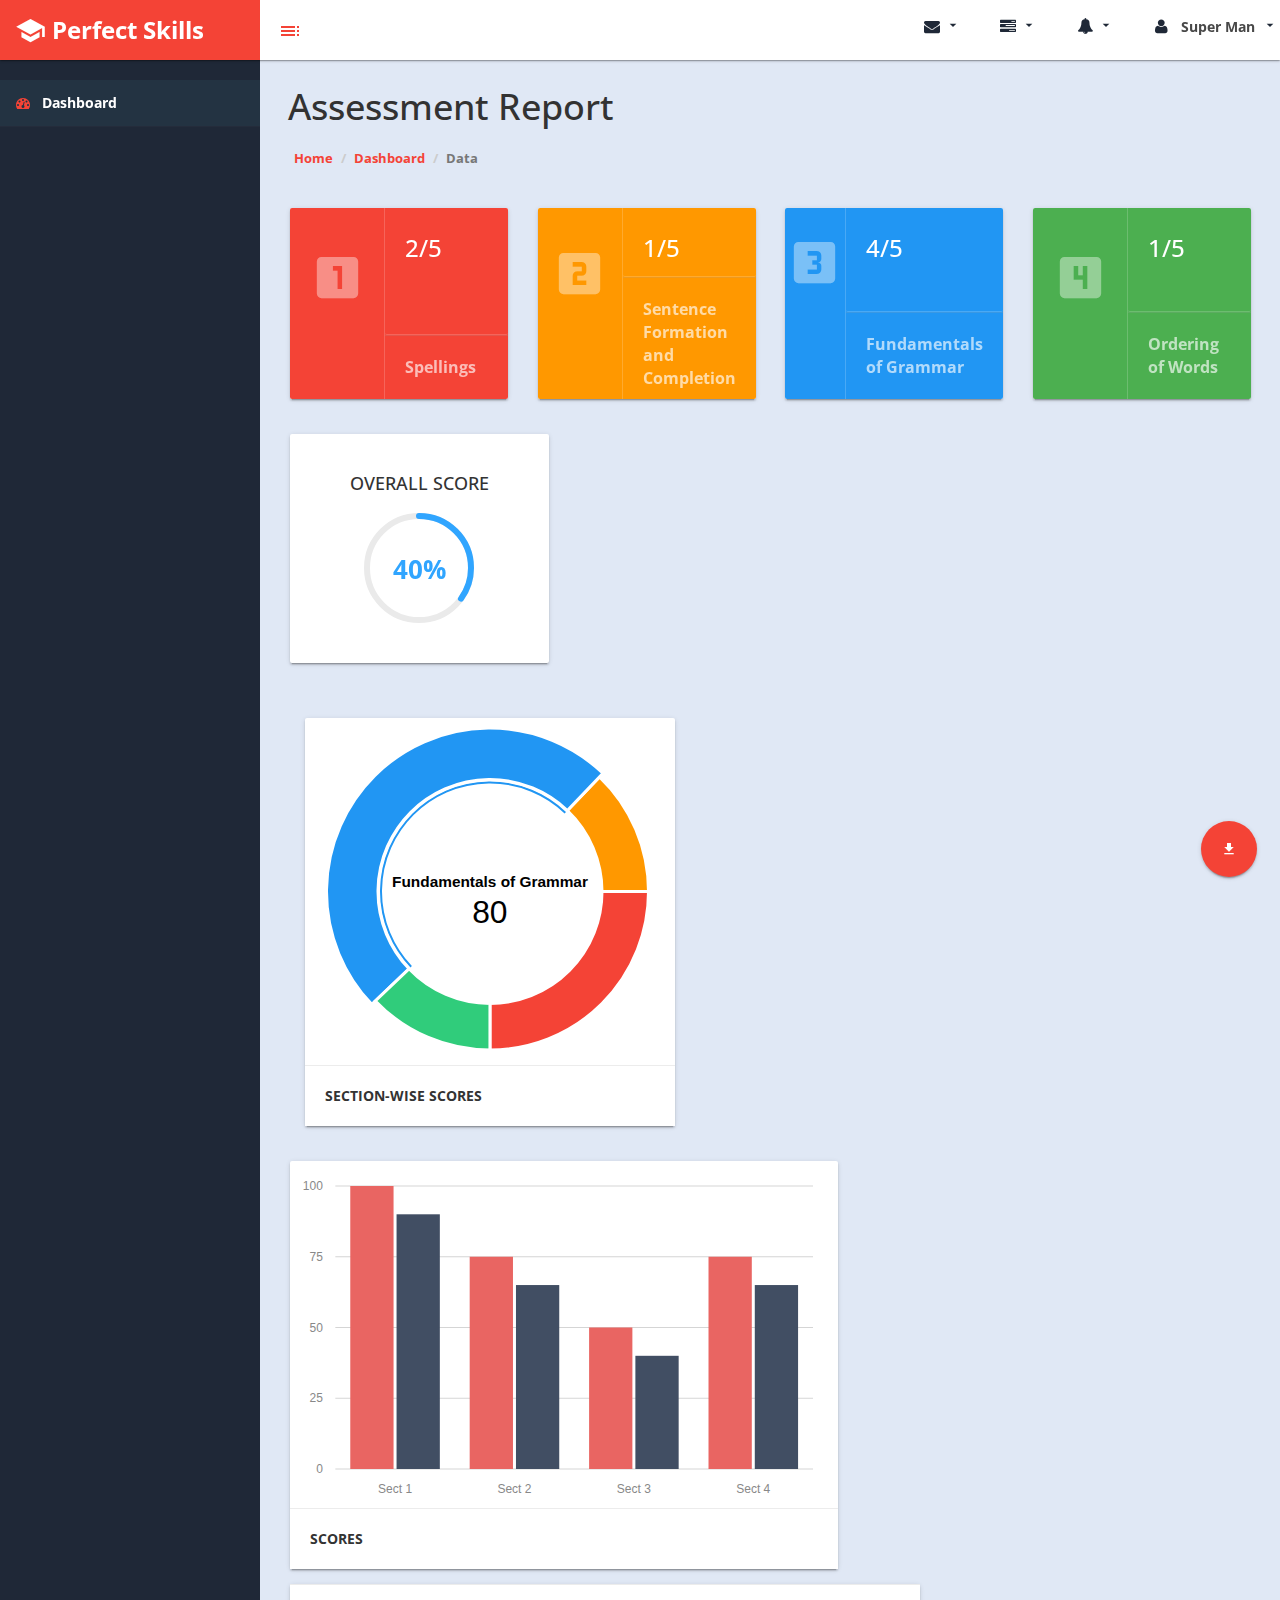
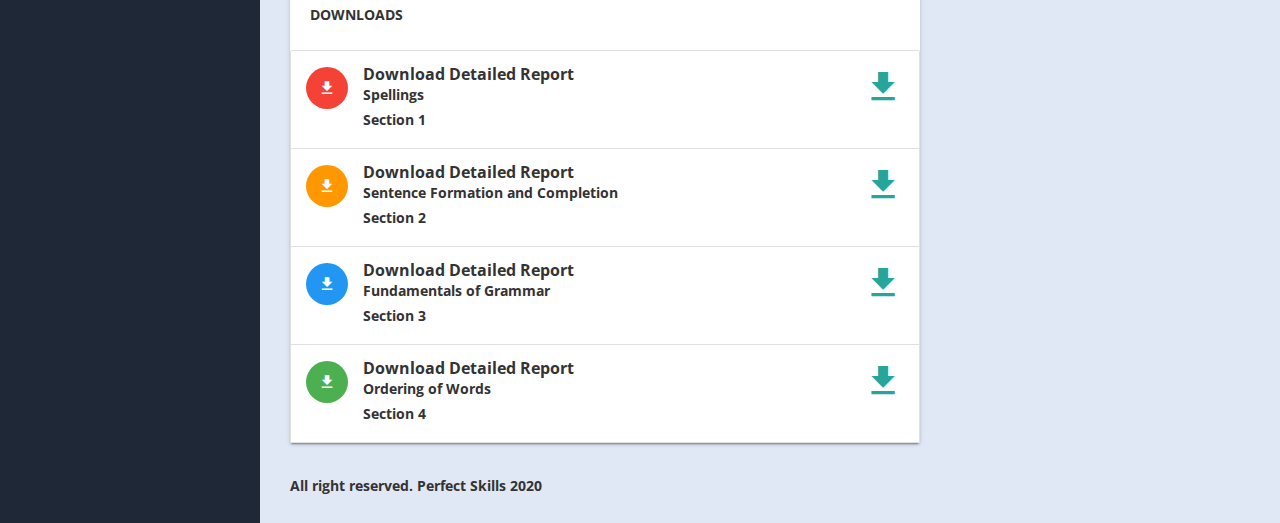
<file: Assessment Report/index.html>
﻿<!DOCTYPE html>
<html xmlns="http://www.w3.org/1999/xhtml"> 
<head>
    <meta charset="utf-8" />
    <meta name="viewport" content="width=device-width, initial-scale=1.0" />
    <title>	Your Assessment Report</title> 
	<link href="https://fonts.googleapis.com/icon?family=Material+Icons" rel="stylesheet">
	<link rel="stylesheet" href="assets/materialize/css/materialize.min.css" media="screen,projection" />
    <!-- Bootstrap Styles-->
    <link href="assets/css/bootstrap.css" rel="stylesheet" />
    <!-- FontAwesome Styles-->
    <link href="assets/css/font-awesome.css" rel="stylesheet" />
    <!-- Morris Chart Styles-->
    <link href="assets/js/morris/morris-0.4.3.min.css" rel="stylesheet" />
    <!-- Custom Styles-->
    <link href="assets/css/custom-styles.css" rel="stylesheet" />
    <!-- Google Fonts-->
    <link href='http://fonts.googleapis.com/css?family=Open+Sans' rel='stylesheet' type='text/css' />
    <link rel="stylesheet" href="assets/js/Lightweight-Chart/cssCharts.css"> 
</head>

<body>
	
    <div id="wrapper">
        <nav class="navbar navbar-default top-navbar" role="navigation">
            <div class="navbar-header">
                <button type="button" class="navbar-toggle waves-effect waves-dark" data-toggle="collapse" data-target=".sidebar-collapse">
                    <span class="sr-only">Toggle navigation</span>
                    <span class="icon-bar"></span>
                    <span class="icon-bar"></span>
                    <span class="icon-bar"></span>
                </button>
                <a class="navbar-brand waves-effect waves-dark" href="index.html"><i class="large material-icons">school</i> <strong>Perfect Skills</strong></a>
				
		<div id="sideNav" href=""><i class="material-icons dp48">toc</i></div>
            </div>

            <ul class="nav navbar-top-links navbar-right"> 
				<li><a class="dropdown-button waves-effect waves-dark" href="#!" data-activates="dropdown4"><i class="fa fa-envelope fa-fw"></i> <i class="material-icons right">arrow_drop_down</i></a></li>				
				<li><a class="dropdown-button waves-effect waves-dark" href="#!" data-activates="dropdown3"><i class="fa fa-tasks fa-fw"></i> <i class="material-icons right">arrow_drop_down</i></a></li>
				<li><a class="dropdown-button waves-effect waves-dark" href="#!" data-activates="dropdown2"><i class="fa fa-bell fa-fw"></i> <i class="material-icons right">arrow_drop_down</i></a></li>
				  <li><a class="dropdown-button waves-effect waves-dark" href="#!" data-activates="dropdown1"><i class="fa fa-user fa-fw"></i> <b>Super Man</b> <i class="material-icons right">arrow_drop_down</i></a></li>
            </ul>
        </nav>
		<!-- Dropdown Structure -->
<ul id="dropdown1" class="dropdown-content">
<li><a href="#"><i class="fa fa-user fa-fw"></i> My Profile</a>
</li>
<li><a href="#"><i class="fa fa-gear fa-fw"></i> Settings</a>
</li> 
<li><a href="#"><i class="fa fa-sign-out fa-fw"></i> Logout</a>
</li>
</ul>
<ul id="dropdown2" class="dropdown-content w250">
  <li>
                                <div>
                                    <i class="fa fa-comment fa-fw"></i> New Comment
                                    <span class="pull-right text-muted small">4 min</span>
                                </div>
                            </a>
                        </li>
                        <li class="divider"></li>
                        <li>
                                <div>
                                    <i class="fa fa-twitter fa-fw"></i> 3 New Followers
                                    <span class="pull-right text-muted small">12 min</span>
                                </div>
                            </a>
                        </li>
                        <li class="divider"></li>
                        <li>
                                <div>
                                    <i class="fa fa-envelope fa-fw"></i> Message Sent
                                    <span class="pull-right text-muted small">4 min</span>
                                </div>
                            </a>
                        </li>
                        <li class="divider"></li>
                        <li>
                                <div>
                                    <i class="fa fa-tasks fa-fw"></i> New Task
                                    <span class="pull-right text-muted small">4 min</span>
                                </div>
                            </a>
                        </li>
                        <li class="divider"></li>
                        <li>
                                <div>
                                    <i class="fa fa-upload fa-fw"></i> Server Rebooted
                                    <span class="pull-right text-muted small">4 min</span>
                                </div>
                            </a>
                        </li>
                        <li class="divider"></li>
                        <li>
                            <a class="text-center" href="#">
                                <strong>See All Alerts</strong>
                                <i class="fa fa-angle-right"></i>
                            </a>
                        </li>
</ul>
<ul id="dropdown3" class="dropdown-content dropdown-tasks w250">
<li>
		<a href="#">
			<div>
				<p>
					<strong>Task 1</strong>
					<span class="pull-right text-muted">60% Complete</span>
				</p>
				<div class="progress progress-striped active">
					<div class="progress-bar progress-bar-success" role="progressbar" aria-valuenow="60" aria-valuemin="0" aria-valuemax="100" style="width: 60%">
						<span class="sr-only">60% Complete (success)</span>
					</div>
				</div>
			</div>
		</a>
	</li>
	<li class="divider"></li>
	<li>
		<a href="#">
			<div>
				<p>
					<strong>Task 2</strong>
					<span class="pull-right text-muted">28% Complete</span>
				</p>
				<div class="progress progress-striped active">
					<div class="progress-bar progress-bar-info" role="progressbar" aria-valuenow="28" aria-valuemin="0" aria-valuemax="100" style="width: 28%">
						<span class="sr-only">28% Complete</span>
					</div>
				</div>
			</div>
		</a>
	</li>
	<li class="divider"></li>
	<li>
		<a href="#">
			<div>
				<p>
					<strong>Task 3</strong>
					<span class="pull-right text-muted">60% Complete</span>
				</p>
				<div class="progress progress-striped active">
					<div class="progress-bar progress-bar-warning" role="progressbar" aria-valuenow="60" aria-valuemin="0" aria-valuemax="100" style="width: 60%">
						<span class="sr-only">60% Complete (warning)</span>
					</div>
				</div>
			</div>
		</a>
	</li>
	<li class="divider"></li>
	<li>
		<a href="#">
			<div>
				<p>
					<strong>Task 4</strong>
					<span class="pull-right text-muted">85% Complete</span>
				</p>
				<div class="progress progress-striped active">
					<div class="progress-bar progress-bar-danger" role="progressbar" aria-valuenow="85" aria-valuemin="0" aria-valuemax="100" style="width: 85%">
						<span class="sr-only">85% Complete (danger)</span>
					</div>
				</div>
			</div>
		</a>
	</li>
	<li class="divider"></li>
	<li>
</ul>   
<ul id="dropdown4" class="dropdown-content dropdown-tasks w250 taskList">
  <li>
                                <div>
                                    <strong>Spider Man</strong>
                                    <span class="pull-right text-muted">
                                        <em>Today</em>
                                    </span>
                                </div>
                                <p>Lorem Ipsum has been the industry's standard dummy text ever since the 1500s...</p>
                            </a>
                        </li>
                        <li class="divider"></li>
                        <li>
                                <div>
                                    <strong>Bat Man/strong>
                                    <span class="pull-right text-muted">
                                        <em>Yesterday</em>
                                    </span>
                                </div>
                                <p>Lorem Ipsum has been the industry's standard dummy text ever since an kwilnw...</p>
                            </a>
                        </li>
                        <li class="divider"></li>
                        <li>
                            <a href="#">
                                <div>
                                    <strong>Super Man</strong>
                                    <span class="pull-right text-muted">
                                        <em>Yesterday</em>
                                    </span>
                                </div>
                                <p>Lorem Ipsum has been the industry's standard dummy text ever since the...</p>
                            </a>
                        </li>
                        <li class="divider"></li>
                        <li>
                            <a class="text-center" href="#">
                                <strong>Read All Messages</strong>
                                <i class="fa fa-angle-right"></i>
                            </a>
                        </li>
</ul>  
	   <!--/. NAV TOP  -->
        <nav class="navbar-default navbar-side" role="navigation">
            <div class="sidebar-collapse">
                <ul class="nav" id="main-menu">

                    <li>
                        <a class="active-menu waves-effect waves-dark" href="index.html"><i class="fa fa-dashboard"></i> Dashboard</a>
                    </li>
				</ul>   
        </nav>
        <!-- /. NAV SIDE  -->
      
		<div id="page-wrapper">
		  <div class="header"> 
                        <h1 class="page-header">
                           Assessment Report
                        </h1>
						<ol class="breadcrumb">
					  <li><a href="#">Home</a></li>
					  <li><a href="#">Dashboard</a></li>
					  <li class="active">Data</li>
					</ol> 
									
		</div>
		
            <div id="page-inner">

			<div class="dashboard-cards"> 
                <div class="row">
                    <div class="col-xs-12 col-sm-6 col-md-3">
					
						<div class="card horizontal cardIcon waves-effect waves-dark">
						<div class="card-image red">
						<i class="material-icons dp48">looks_one</i>
						</div>
						<div class="card-stacked red">
						<div class="card-content">
						<h3>2/5</h3> 
						</div>
						<div class="card-action">
						<strong>Spellings</strong>
						</div>
						</div>
						</div>
	 
                    </div>
                    <div class="col-xs-12 col-sm-6 col-md-3">
					
						<div class="card horizontal cardIcon waves-effect waves-dark">
						<div class="card-image orange">
						<i class="material-icons dp48">looks_two</i>
						</div>
						<div class="card-stacked orange">
						<div class="card-content">
						<h3>1/5</h3> 
						</div>
						<div class="card-action">
						<strong>Sentence Formation and Completion</strong>
						</div>
						</div>
						</div> 
                    </div>
                    <div class="col-xs-12 col-sm-6 col-md-3">
					
							<div class="card horizontal cardIcon waves-effect waves-dark">
						<div class="card-image blue">
						<i class="material-icons dp48">looks_3</i>
						</div>
						<div class="card-stacked blue">
						<div class="card-content">
						<h3>4/5</h3> 
						</div>
						<div class="card-action">
						<strong>Fundamentals of Grammar</strong>
						</div>
						</div>
						</div> 
						 
                    </div>
                    <div class="col-xs-12 col-sm-6 col-md-3">
					
					<div class="card horizontal cardIcon waves-effect waves-dark">
						<div class="card-image green">
						<i class="material-icons dp48">looks_4</i>
						</div>
						<div class="card-stacked green">
						<div class="card-content">
						<h3>1/5</h3> 
						</div>
						<div class="card-action">
						<strong>Ordering of Words</strong>
						</div>
						</div>
						</div> 
						 
                    </div>
                </div>
			   </div>
				<!-- /. ROW  --> 
				<div class="row">
					<div class="col-xs-12 col-sm-12 col-md-7"> 
					<div class="cirStats">
						  	<div class="row">
								<div class="col-xs-12 col-sm-6 col-md-6"> 
										<div class="card-panel text-center">
											<h4>Overall Score</h4>
											<div class="easypiechart" id="easypiechart-blue" data-percent="40" ><span class="percent">40%</span>
											</div> 
										</div>
								</div>
								
								</div>  
							</div>
						</div>							
						</div><!--/.row-->
						<div class="col-xs-12 col-sm-12 col-md-5"> 
						     <div class="row">
									<div class="col-xs-12"> 
									<div class="card">
										<div class="card-image donutpad">
										  <div id="morris-donut-chart"></div>
										</div> 
										<div class="card-action">
										  <b>Section-wise Scores</b>
										</div>
									</div>	
								</div>
							 </div>
						</div><!--/.row-->
					
        
		 
			
					<div class="row">
						<div class="col-md-7"> 
							<div class="card">
							<div class="card-image">
							  <div id="morris-bar-chart"></div>
							</div> 
							<div class="card-action">
							  <b>Scores</b>
							</div>
							</div>					
							</div>
					
				
  
			
                    <div class="col-md-8 col-sm-12 col-xs-12">
	<div class="card">
	<div class="card-action">
					  <b>Downloads</b>
					</div>
					<div class="card-image">
					  <ul class="collection">
    <li class="collection-item avatar">
      <i class="material-icons circle red">file_download</i>
      <span class="title">Download Detailed Report</span>
      <p>Spellings <br>
         Section 1
      </p>
      <a href="#!" class="secondary-content"><i class="medium material-icons">file_download</i></a>
    </li>
    <li class="collection-item avatar">
      <i class="material-icons circle orange">file_download</i>
      <span class="title">Download Detailed Report</span>
      <p>Sentence Formation and Completion<br>
		Section 2
      </p>
      <a href="#!" class="secondary-content"><i class="medium material-icons">file_download</i></a>
    </li>
    <li class="collection-item avatar">
      <i class="material-icons circle blue">file_download</i>
      <span class="title">Download Detailed Report</span>
      <p>Fundamentals of Grammar<br>
		Section 3
      </p>
      <a href="#!" class="secondary-content"><i class="medium material-icons">file_download</i></a>
    </li>
    <li class="collection-item avatar">
      <i class="material-icons circle green">file_download</i>
      <span class="title">Download Detailed Report</span>
      <p>Ordering of Words<br>
		Section 4
      </p>
      <a href="#!" class="secondary-content"><i class="medium material-icons">file_download</i></a>
    </li>
  </ul>
					 </div>  
					</div>	 
					
                    </div>
                </div>
                <!-- /. ROW  -->
			   <div class="fixed-action-btn horizontal click-to-toggle">
    <a class="btn-floating btn-large red">
		<i class="medium material-icons">file_download</i>
    </a>
  
  </div>
		
				<footer><p>All right reserved. Perfect Skills 2020</p>
				
        
				</footer>
			</div>
		</div>
            <!-- /. PAGE INNER  -->
        </div>
        <!-- /. PAGE WRAPPER  -->
    </div>
    <!-- /. WRAPPER  -->
    <!-- JS Scripts-->
    <!-- jQuery Js -->
    <script src="assets/js/jquery-1.10.2.js"></script>
	
	<!-- Bootstrap Js -->
    <script src="assets/js/bootstrap.min.js"></script>
	
	<script src="assets/materialize/js/materialize.min.js"></script>
	
    <!-- Metis Menu Js -->
    <script src="assets/js/jquery.metisMenu.js"></script>
    <!-- Morris Chart Js -->
    <script src="assets/js/morris/raphael-2.1.0.min.js"></script>
    <script src="assets/js/morris/morris.js"></script>
	
	
	<script src="assets/js/easypiechart.js"></script>
	<script src="assets/js/easypiechart-data.js"></script>
	
	 <script src="assets/js/Lightweight-Chart/jquery.chart.js"></script>
	
    <!-- Custom Js -->
    <script src="assets/js/custom-scripts.js"></script> 
 

</body>

</html>
</file>
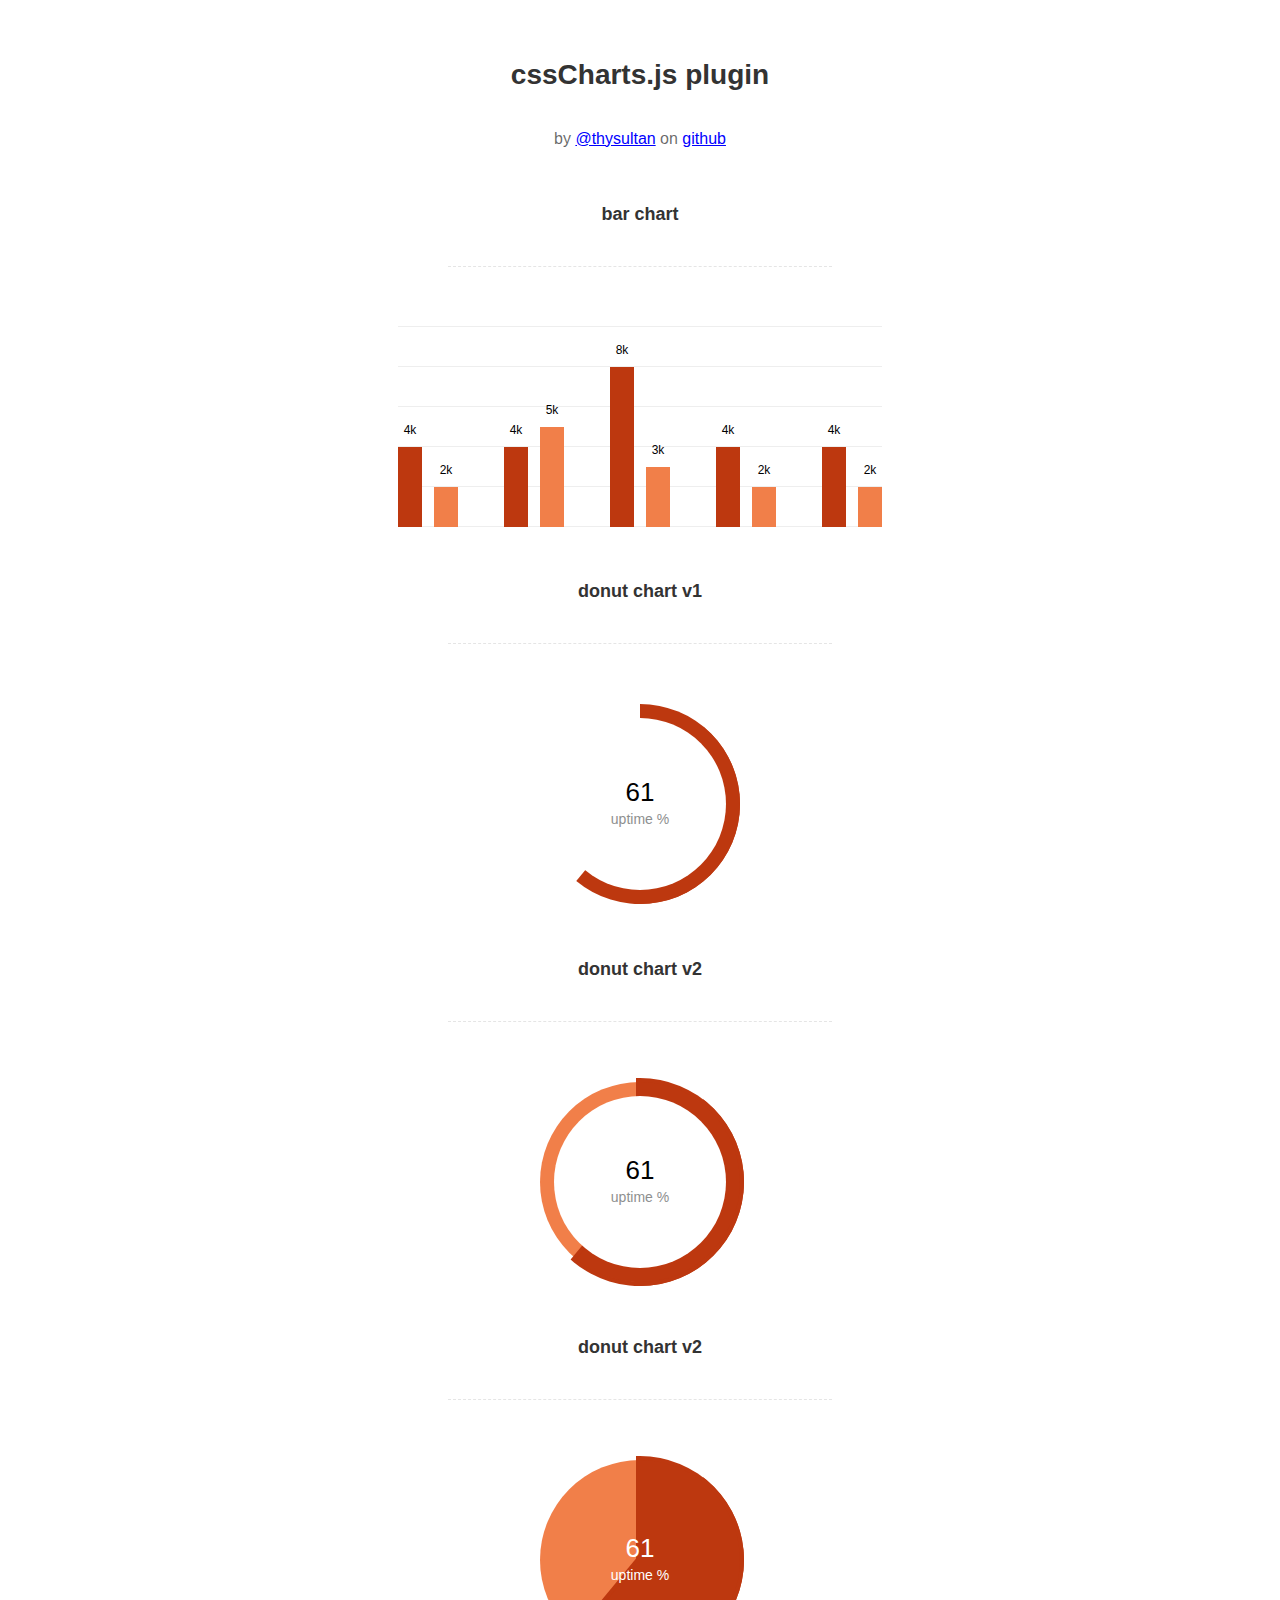
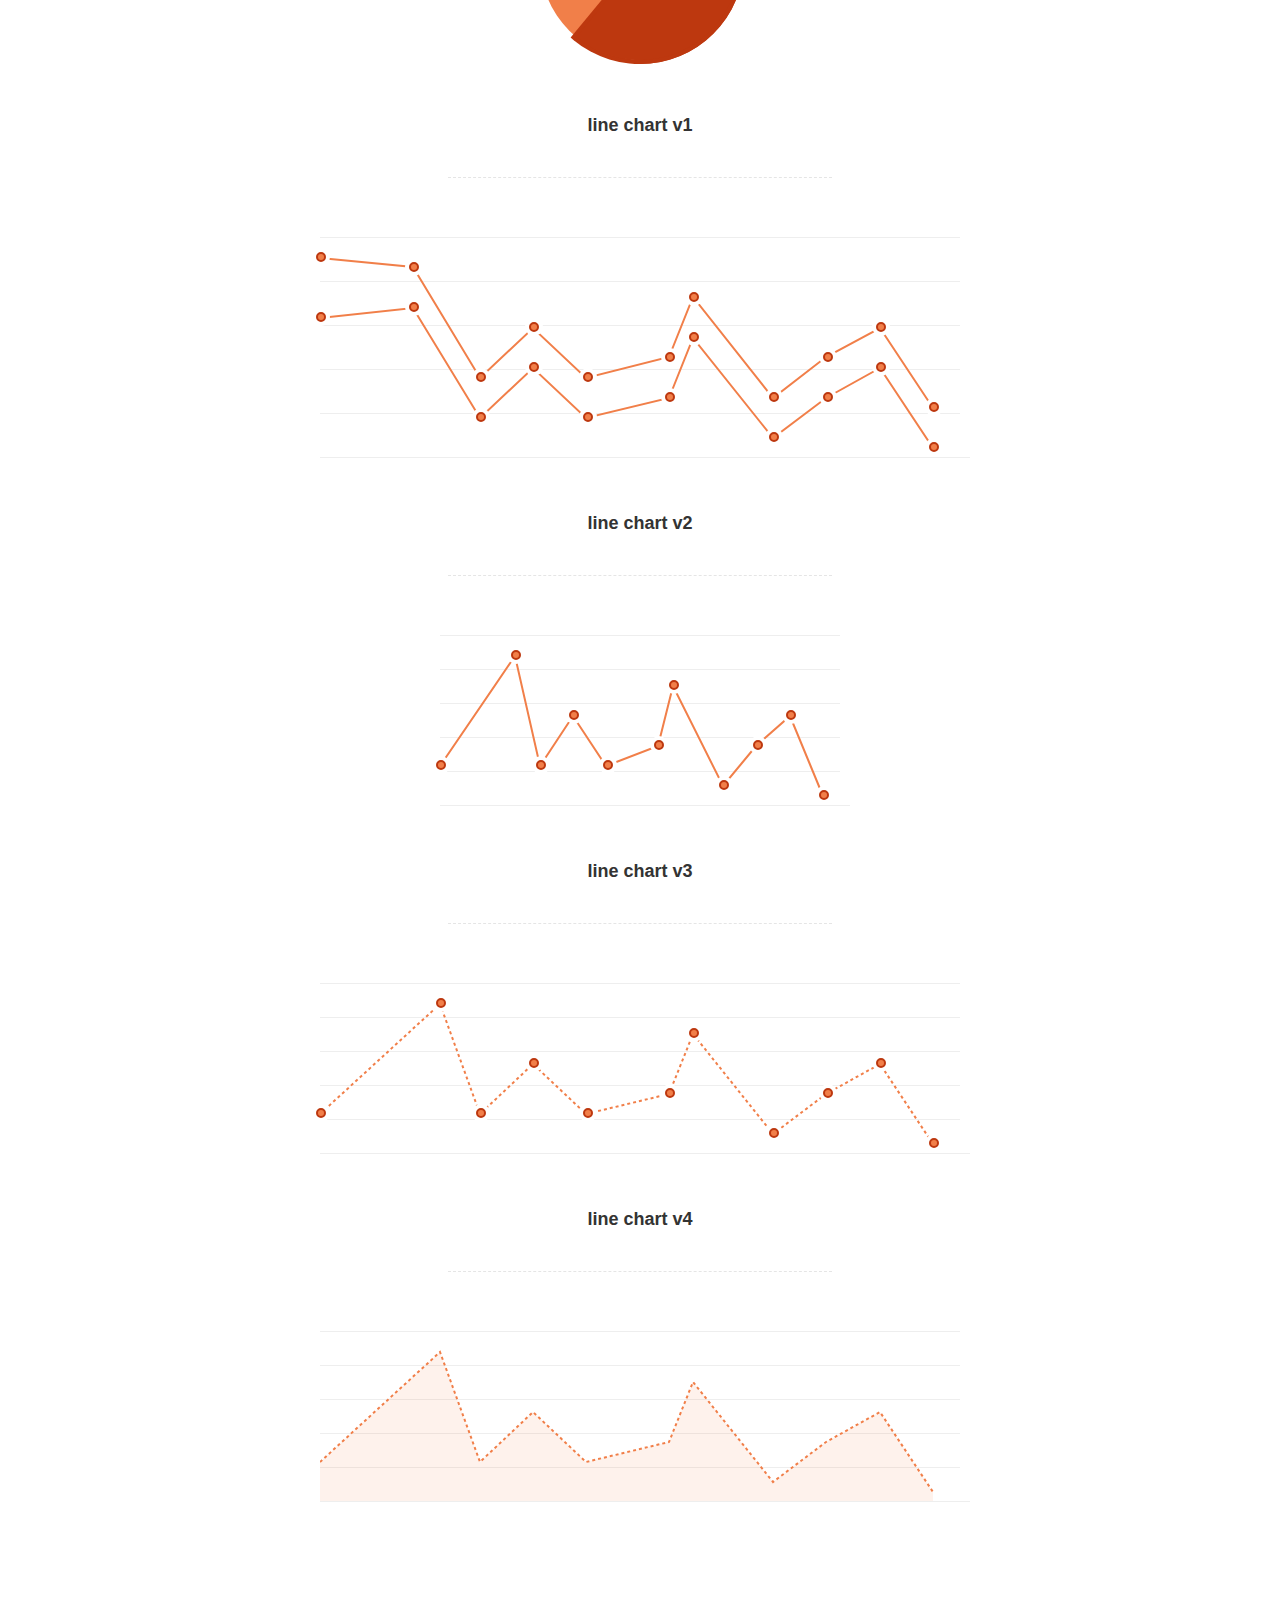
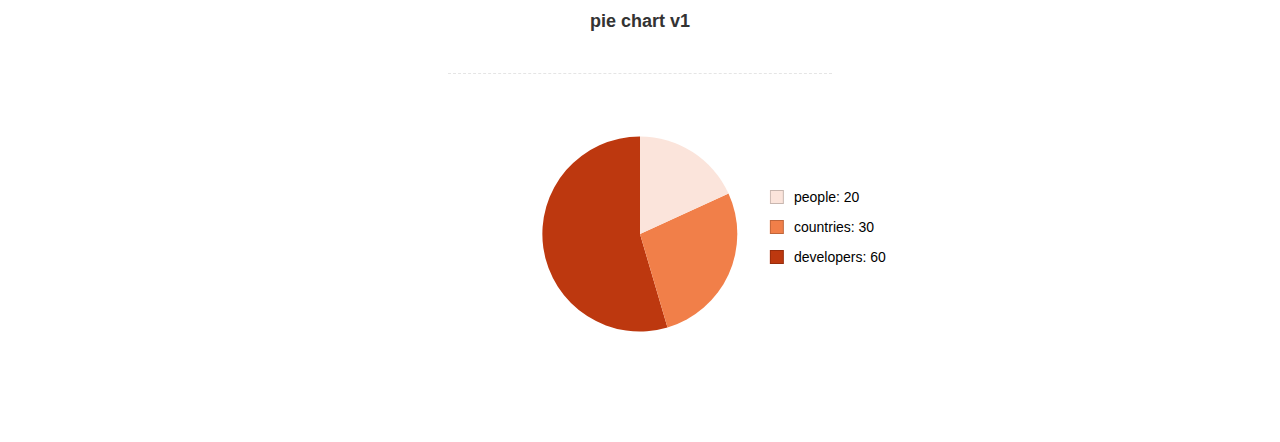
<file: Assessment Report/assets/js/Lightweight-Chart/index.html>
<!doctype html>
<html>
    <head>
        <meta charset="utf-8">
        <meta name="description" content="A jquery plugin to create simple donut, bar or line charts with dom nodes, style with css.">
        <meta name="viewport" content="width=device-width, initial-scale=1">
        <title>cssCharts.js - jquery css charts</title>
        <script src="https://ajax.googleapis.com/ajax/libs/jquery/2.1.3/jquery.min.js"></script>

        <link rel="stylesheet" href="cssCharts.css">
        <script src="jquery.chart.js"></script>

        <style>
          /* page specific styles*/
          h1{text-align:center;font-family:sans-serif;font-size:28px;color:#333;padding:40px 0 0 0;}
          h2{text-align:center;font-family:sans-serif;font-size:18px;color:#333;padding:40px 0 0 0;}
          hr{width:60%;height:1px;background:none;border:none;border-bottom:1px dashed rgba(0,0,0,0.1);outline:none;margin:40px auto 60px auto;}

          .desc p{text-align:center;font-size:16px;color:rgba(0,0,0,0.6);padding:20px 0 0 0;font-family:sans-serif;}
          .desc a{color:blue;}
          .wrap{margin:0 auto;width:640px;padding-bottom:100px;}
          #line{width:400px;}
          /* page specific styles*/
        </style>
    </head>
    <body>
      <div class="wrap">

        <div class="desc">
          <h1>cssCharts.js plugin</h1><p>by
          <a href="http://twitter.com/thysultan">@thysultan</a> on
          <a href="https://github.com/sultantarimo/cssCharts.js">github</a>
        </p>
        </div>

        <h2>bar chart</h2>
        <hr>

        <div class="chart">
            <ul class="bar-chart" data-bars="[4,2],[4,5],[8,3],[4,2],[4,2]" data-max="10" data-unit="k" data-width="24"></ul>
        </div>
        <!-- data max is the 100% point of the graph -->
        <!-- set data-grid to 0 for no grid -->
        <!-- data-width is the individual bars width -->

        <h2>donut chart v1</h2>
        <hr>

        <div class="chart">
          <div class="donut-chart" data-percent="0.61" data-title="uptime %"></div>
        </div>

        <h2>donut chart v2</h2>
        <hr>

        <div class="chart">
          <div class="donut-chart fill" data-percent="0.61" data-title="uptime %"></div>
        </div>

        <h2>donut chart v2</h2>
        <hr>

        <div class="chart">
          <div class="donut-chart pie-chart fill" data-percent="0.61" data-title="uptime %"></div>
        </div>
        <!-- pie-chart class for pie chart -->
        <!-- fill class for default donut fill enabled-->

        <h2>line chart v1</h2>
        <hr>

        <div class="chart">
          <ul data-cord="[[0,70,120,160,200,262,280,340,380,420,460],[140,150,40,90,40,60,120,20,60,90,10]],[[0,70,120,160,200,262,280,340,380,420,460],[200,190,80,130,80,100,160,60,100,130,50]]"  class="line-chart"></ul>
        </div>
        <!-- multiple graphs [[x cords],[y cords]] [[x cords],[y cords]] -->

        <h2>line chart v2</h2>
        <hr>

        <div class="chart" id="line">
          <ul data-cord="[0,90,120,160,200,262,280,340,380,420,460],[40,150,40,90,40,60,120,20,60,90,10]" class="line-chart"></ul>
        </div>

        <h2>line chart v3</h2>
        <hr>

        <div class="chart dotted">
          <ul data-cord="[0,90,120,160,200,262,280,340,380,420,460],[40,150,40,90,40,60,120,20,60,90,10]" class="line-chart"></ul>
        </div>

        <h2>line chart v4</h2>
        <hr>

        <div class="chart dotted">
          <ul data-cord="[0,90,120,160,200,262,280,340,380,420,460],[40,150,40,90,40,60,120,20,60,90,10]" data-fill="1" class="line-chart no-points"></ul>
        </div>
        <!-- single graph [x cords],[y cords] -->


        <br><br><br>
        <h2>pie chart v1</h2>
        <hr>

        <div class="chart">
          <div class="pie-thychart" data-set='[["people", 20], ["countries",30], ["developers",60]]' data-colors="#FBE4DB,#F17F49,#BD380F"></div>
        </div>

      </div>

      <script>
        $(function() {
            $('.bar-chart').cssCharts({type:"bar"});
            $('.donut-chart').cssCharts({type:"donut"}).trigger('show-donut-chart');
            $('.line-chart').cssCharts({type:"line"});

            $('.pie-thychart').cssCharts({type:"pie"});
        });
      </script>
    </body>
</html>
</file>
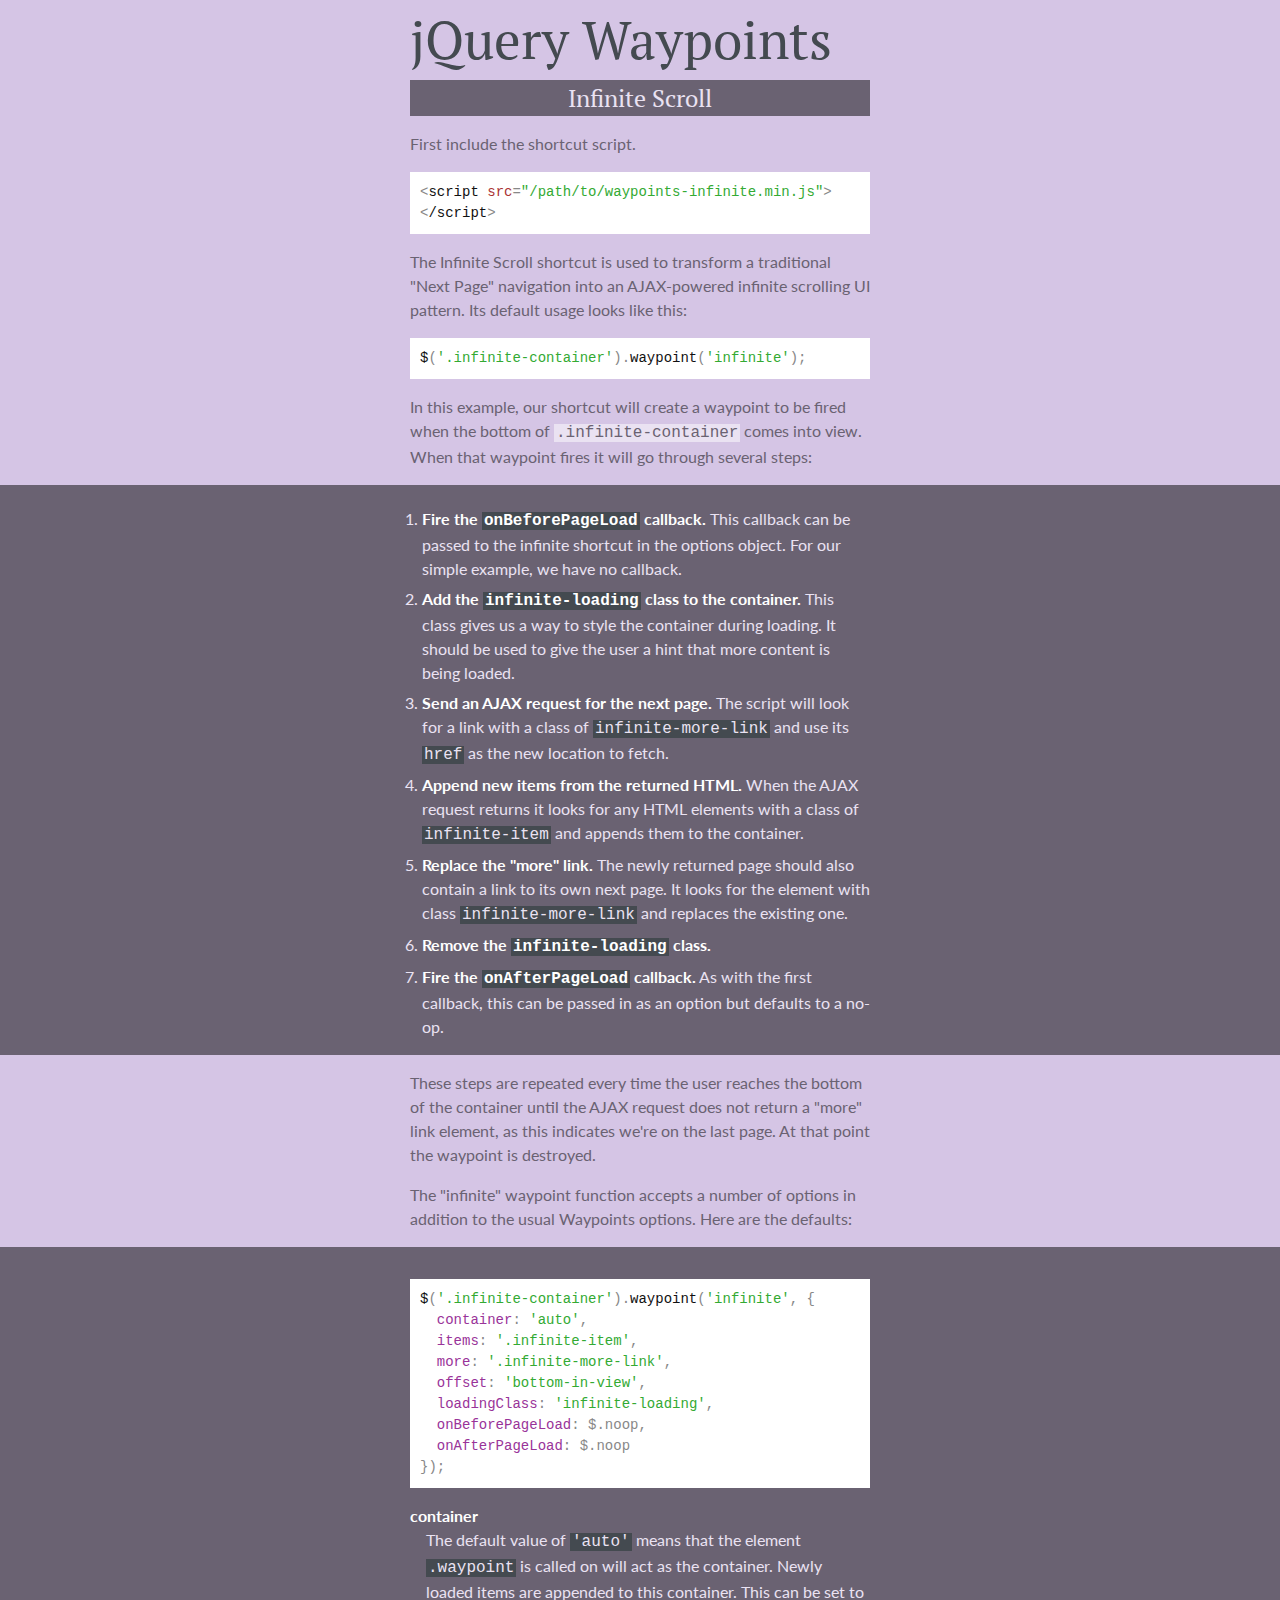
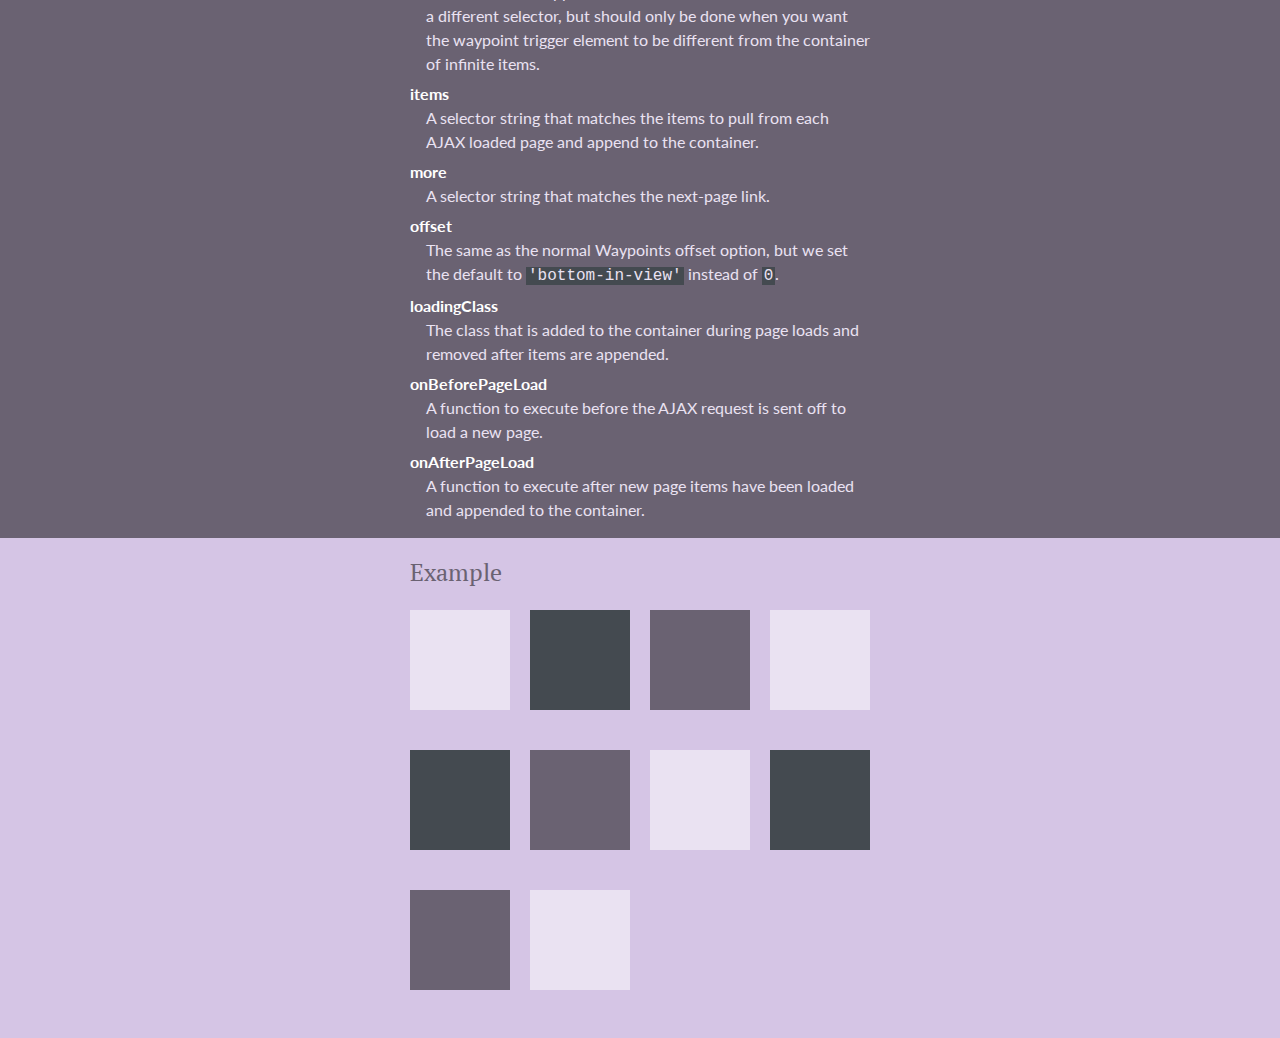
<file: Portfolio/vendor/jquery-waypoints/shortcuts/infinite-scroll/index.html>
<!DOCTYPE html>

<html lang="en-US">
<head>
  <meta http-equiv="content-type" content="text/html; charset=UTF-8">
  <title>jQuery Waypoints Infinite Shortcut</title>
  <meta name="description" content="A jQuery Waypoints shortcut extension for easier infinite scrolling">
  <meta name="viewport" content="width=480">

  <link href='http://fonts.googleapis.com/css?family=Ubuntu+Mono|Lato:400,700|PT+Serif:700' rel='stylesheet' type='text/css'>
  <style type="text/css">
    * {
      margin:0;
      padding:0;
    }

    body {
      font-size:16px;
      line-height:1.5;
      color:#6a6272;
      background:#d5c5e5;
      padding-bottom:16px;
      font-family:"Lato", sans-serif;
    }

    .inner {
      width:460px;
      padding:0 10px;
      margin:0 auto;
    }

    h1, h2, h3, h4 {
      font-family:"PT Serif", serif;
      font-weight:normal;
    }

    h1 {
      font-size:53px;
      color:#444a50;
    }

    h2 {
      text-align:center;
      background:#6a6272;
      color:#eae2f2;
      font-size:24px;
    }

    pre {
      white-space:pre-wrap;
      font-size:14px;
      background:#fff;
      padding:10px;
    }

    code {
      font-family:"Ubuntu Mono", monospace;
    }

    p, pre, ul, .example, dl {
      margin-top:16px;
    }

    h3 {
      font-size:24px;
    }

    ol {
      margin-left:12px;
    }

    li {
      margin-top:6px;
    }

    .steps {
      background:#6a6272;
      color:#eae2f2;
      padding:16px 0;
      margin-top:16px;
    }

    .options {
      background:#6a6272;
      color:#eae2f2;
      padding:16px 0;
      margin-top:16px;
    }

    dt {
      font-weight:bold;
      color:#fff;
      margin-top:6px;
    }

    dd {
      margin-left:16px;
    }

    .fn {
      color:#111;
    }
    .kw {
      color:#a33;
    }
    .str {
      color:#3a3;
    }
    .cm {
      color:#33a;
    }
    .key {
      color:#939;
    }

    p code, li code, dl code {
      padding:0 2px;
      background:#eae2f2;
    }

    .steps li code, .options dl code {
      background:#444a50;
    }

    .options strong, .steps strong {
      color:#fff;
    }

    pre code {
      color:#888;
    }

    .infinite-container {
      width:480px;
      margin-left:-20px;
      overflow:hidden;
      position:relative;
    }

    .infinite-container.infinite-loading:after {
      content:"Loading...";
      height:30px;
      line-height:30px;
      position:absolute;
      left:0;
      right:0;
      bottom:0;
      text-align:center;
      background:#6a6272;
      color:#eae2f2;
    }

    .infinite-item {
      float:left;
      width:100px;
      height:100px;
      background:#444a50;
      margin:20px 0 20px 20px;
    }
    .infinite-item:nth-child(3n) {
      background:#6a6272;
    }
    .infinite-item:nth-child(3n+1) {
      background:#eae2f2;
    }

    .infinite-more-link {
      visibility:hidden;
    }
  </style>
</head>
<body>

<div class="header inner">
  <h1>jQuery Waypoints</h1>
  <h2 class="my-sticky-element">Infinite Scroll</h2>
</div>

<div class="inner">
  <p>First include the shortcut script.</p>

  <pre><code>&lt;<span class="fn">script</span> <span class="kw">src</span>=<span class="str">"/path/to/waypoints-infinite.min.js"</span>&gt;&lt;<span class="fn">/script</span>&gt;</code></pre>

  <p>The Infinite Scroll shortcut is used to transform a traditional "Next Page" navigation into an AJAX-powered infinite scrolling UI pattern. Its default usage looks like this:</p>

  <pre><code><span class="fn">$</span>(<span class="str">'.infinite-container'</span>).<span class="fn">waypoint</span>(<span class="str">'infinite'</span>);</code></pre>

  <p>In this example, our shortcut will create a waypoint to be fired when the bottom of <code>.infinite-container</code> comes into view. When that waypoint fires it will go through several steps:</p>
</div>

<div class="steps">
  <div class="inner">
    <ol>
      <li><strong>Fire the <code>onBeforePageLoad</code> callback.</strong> This callback can be passed to the infinite shortcut in the options object. For our simple example, we have no callback.</li>
      <li><strong>Add the <code>infinite-loading</code> class to the container.</strong> This class gives us a way to style the container during loading. It should be used to give the user a hint that more content is being loaded.</li>
      <li><strong>Send an AJAX request for the next page.</strong> The script will look for a link with a class of <code>infinite-more-link</code> and use its <code>href</code> as the new location to fetch.</li>
      <li><strong>Append new items from the returned HTML.</strong> When the AJAX request returns it looks for any HTML elements with a class of <code>infinite-item</code> and appends them to the container.</li>
      <li><strong>Replace the "more" link.</strong> The newly returned page should also contain a link to its own next page. It looks for the element with class <code>infinite-more-link</code> and replaces the existing one.</li>
      <li><strong>Remove the <code>infinite-loading</code> class.</strong></li>
      <li><strong>Fire the <code>onAfterPageLoad</code> callback.</strong> As with the first callback, this can be passed in as an option but defaults to a no-op.</li>
    </ol>
  </div>
</div>

<div class="inner">
  <p>These steps are repeated every time the user reaches the bottom of the container until the AJAX request does not return a "more" link element, as this indicates we're on the last page. At that point the waypoint is destroyed.</p>

  <p>The "infinite" waypoint function accepts a number of options in addition to the usual Waypoints options. Here are the defaults:</p>
</div>

<div class="options">
  <div class="inner">
    <pre><code><span class="fn">$</span>(<span class="str">'.infinite-container'</span>).<span class="fn">waypoint</span>(<span class="str">'infinite'</span>, {
  <span class="key">container</span>: <span class="str">'auto'</span>,
  <span class="key">items</span>: <span class="str">'.infinite-item'</span>,
  <span class="key">more</span>: <span class="str">'.infinite-more-link'</span>,
  <span class="key">offset</span>: <span class="str">'bottom-in-view'</span>,
  <span class="key">loadingClass</span>: <span class="str">'infinite-loading'</span>,
  <span class="key">onBeforePageLoad</span>: $.noop,
  <span class="key">onAfterPageLoad</span>: $.noop
});</code></pre>

    <dl>
      <dt>container</dt>
      <dd>The default value of <code>'auto'</code> means that the element <code>.waypoint</code> is called on will act as the container. Newly loaded items are appended to this container. This can be set to a different selector, but should only be done when you want the waypoint trigger element to be different from the container of infinite items.</dd>
      <dt>items</dt>
      <dd>A selector string that matches the items to pull from each AJAX loaded page and append to the container.</dd>
      <dt>more</dt>
      <dd>A selector string that matches the next-page link.</dd>
      <dt>offset</dt>
      <dd>The same as the normal Waypoints offset option, but we set the default to <code>'bottom-in-view'</code> instead of <code>0</code>.</dd>
      <dt>loadingClass</dt>
      <dd>The class that is added to the container during page loads and removed after items are appended.</dd>
      <dt>onBeforePageLoad</dt>
      <dd>A function to execute before the AJAX request is sent off to load a new page.</dd>
      <dt>onAfterPageLoad</dt>
      <dd>A function to execute after new page items have been loaded and appended to the container.</dd>
    </dl>
  </div>
</div>

<div class="inner example">
  <h3>Example</h3>
  <div class="infinite-container">
    <div class="infinite-item"></div>
    <div class="infinite-item"></div>
    <div class="infinite-item"></div>
    <div class="infinite-item"></div>
    <div class="infinite-item"></div>
    <div class="infinite-item"></div>
    <div class="infinite-item"></div>
    <div class="infinite-item"></div>
    <div class="infinite-item"></div>
    <div class="infinite-item"></div>
  </div>

  <a href="." class="infinite-more-link">More</a>
</div>

<script src="http://ajax.googleapis.com/ajax/libs/jquery/1.8/jquery.min.js"></script>
<script src="../../waypoints.js"></script>
<script src="waypoints-infinite.js"></script>

<script type="text/javascript">
$(document).ready(function() {
  $('.infinite-container').waypoint('infinite');
});
</script>

</body>
</html>
</file>
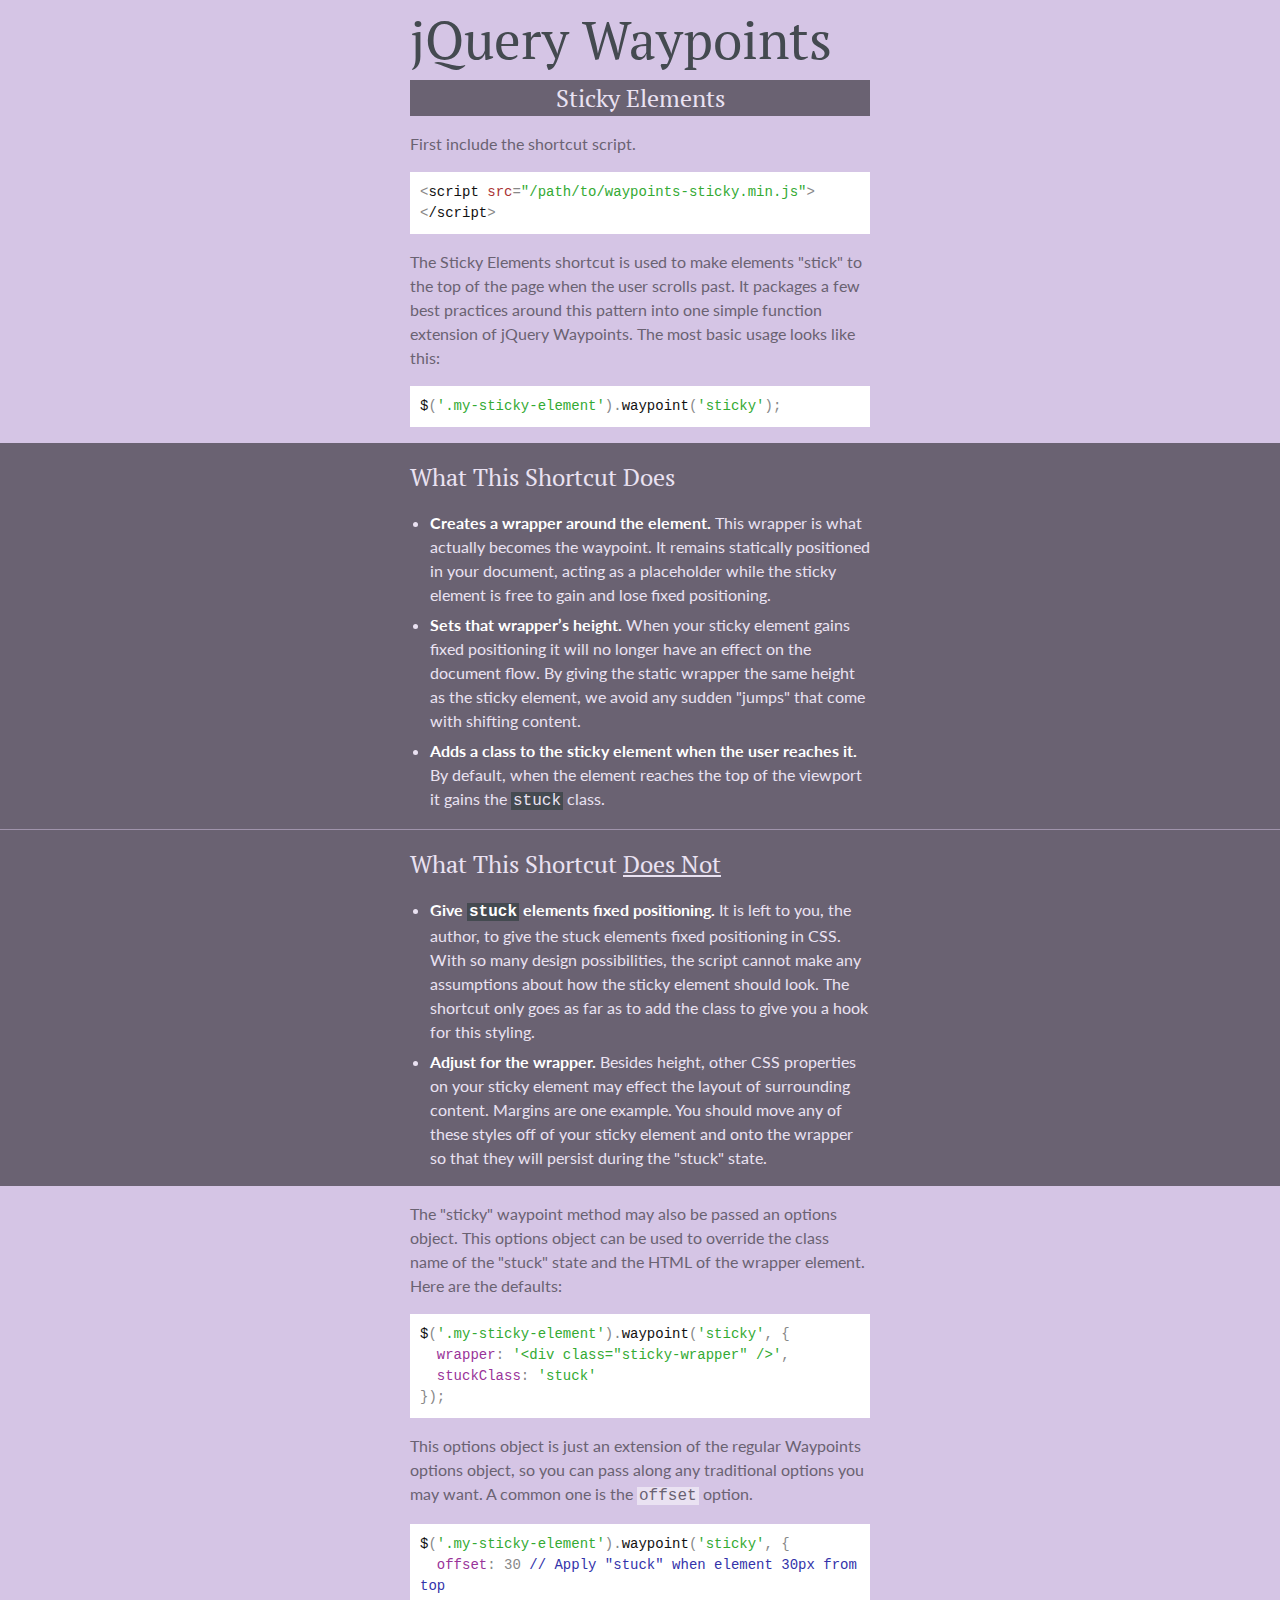
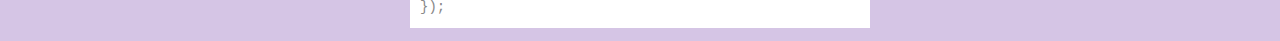
<file: Portfolio/vendor/jquery-waypoints/shortcuts/sticky-elements/index.html>
<!DOCTYPE html>

<html lang="en-US">
<head>
	<meta http-equiv="content-type" content="text/html; charset=UTF-8">
	<title>jQuery Waypoints Sticky Shortcut</title>
	<meta name="description" content="A jQuery Waypoints shortcut extension for easier sticky elements">
	<meta name="viewport" content="width=480">

	<link href='http://fonts.googleapis.com/css?family=Ubuntu+Mono|Lato:400,700|PT+Serif:700' rel='stylesheet' type='text/css'>
	<style type="text/css">
		* {
			margin:0;
			padding:0;
		}

		body {
			font-size:16px;
      line-height:1.5;
      color:#6a6272;
      background:#d5c5e5;
      padding-bottom:16px;
      font-family:"Lato", sans-serif;
		}

		.inner {
			width:460px;
			padding:0 10px;
			margin:0 auto;
		}

		h1, h2, h3, h4 {
      font-family:"PT Serif", serif;
      font-weight:normal;
    }

		h1 {
			font-size:53px;
      color:#444a50;
		}

		h2.my-sticky-element {
			text-align:center;
			background:#6a6272;
      color:#eae2f2;
			width:460px;
			margin:0 auto;
			font-size:24px;
		}

		.my-sticky-element.stuck {
			position:fixed;
			top:0;
			box-shadow:0 2px 4px rgba(0, 0, 0, .3);
		}

		pre {
      white-space:pre-wrap;
      font-size:14px;
      background:#fff;
      padding:10px;
    }

    code {
      font-family:"Ubuntu Mono", monospace;
    }

		p, pre, ul {
			margin-top:16px;
		}

		h3 {
			font-size:24px;
		}

		ul {
			margin-left:20px;
		}

		li {
			margin-top:6px;
		}

		strong {
			color:#fff;
		}

		.does {
			background:#6a6272;
      color:#eae2f2;
			padding:16px 0;
			margin-top:16px;
		}

		.does-not {
			background:#6a6272;
      color:#eae2f2;
			padding:16px 0;
			border-top:1px solid #9f93ab;
		}

		.does-not h3 em {
			font-style:normal;
			text-decoration:underline;
		}

		.fn {
      color:#111;
    }
    .kw {
      color:#a33;
    }
    .str {
      color:#3a3;
    }
    .cm {
      color:#33a;
    }
    .key {
      color:#939;
    }

    pre code {
    	color:#888;
    }

    p code, li code {
    	padding:0 2px;
    }
    p code {
    	background:#eae2f2;
    }
    li code {
    	background:#444a50;
    }
	</style>
</head>
<body>

<div class="header inner">
	<h1>jQuery Waypoints</h1>
	<h2 class="my-sticky-element">Sticky Elements</h2>
</div>

<div class="inner">
	<p>First include the shortcut script.</p>

	<pre><code>&lt;<span class="fn">script</span> <span class="kw">src</span>=<span class="str">"/path/to/waypoints-sticky.min.js"</span>&gt;&lt;<span class="fn">/script</span>&gt;</code></pre>

	<p>The Sticky Elements shortcut is used to make elements "stick" to the top of the page when the user scrolls past. It packages a few best practices around this pattern into one simple function extension of jQuery Waypoints. The most basic usage looks like this:</p>

	<pre><code><span class="fn">$</span>(<span class="str">'.my-sticky-element'</span>).<span class="fn">waypoint</span>(<span class="str">'sticky'</span>);</code></pre>
</div>

<div class="does">
	<div class="inner">
		<h3>What This Shortcut Does</h3>

		<ul>
			<li><strong>Creates a wrapper around the element.</strong> This wrapper is what actually becomes the waypoint. It remains statically positioned in your document, acting as a placeholder while the sticky element is free to gain and lose fixed positioning.</li>
			<li><strong>Sets that wrapper&rsquo;s height.</strong> When your sticky element gains fixed positioning it will no longer have an effect on the document flow. By giving the static wrapper the same height as the sticky element, we avoid any sudden "jumps" that come with shifting content.</li>
			<li><strong>Adds a class to the sticky element when the user reaches it.</strong> By default, when the element reaches the top of the viewport it gains the <code>stuck</code> class.</li>
		</ul>
	</div>
</div>

<div class="does-not">
	<div class="inner">
		<h3>What This Shortcut <em>Does Not</em></h3>

		<ul>
			<li><strong>Give <code>stuck</code> elements fixed positioning.</strong> It is left to you, the author, to give the stuck elements fixed positioning in CSS. With so many design possibilities, the script cannot make any assumptions about how the sticky element should look. The shortcut only goes as far as to add the class to give you a hook for this styling.</li>
			<li><strong>Adjust for the wrapper.</strong> Besides height, other CSS properties on your sticky element may effect the layout of surrounding content. Margins are one example. You should move any of these styles off of your sticky element and onto the wrapper so that they will persist during the "stuck" state.</li>
		</ul>
	</div>
</div>

<div class="inner">
	<p>The "sticky" waypoint method may also be passed an options object. This options object can be used to override the class name of the "stuck" state and the HTML of the wrapper element. Here are the defaults:</p>

	<pre><code><span class="fn">$</span>(<span class="str">'.my-sticky-element'</span>).<span class="fn">waypoint</span>(<span class="str">'sticky'</span>, {
  <span class="key">wrapper</span>: <span class="str">'&lt;div class="sticky-wrapper" /&gt;'</span>,
  <span class="key">stuckClass</span>: <span class="str">'stuck'</span>
});</code></pre>

	<p>This options object is just an extension of the regular Waypoints options object, so you can pass along any traditional options you may want. A common one is the <code>offset</code> option.</p>

	<pre><code><span class="fn">$</span>(<span class="str">'.my-sticky-element'</span>).<span class="fn">waypoint</span>(<span class="str">'sticky'</span>, {
  <span class="key">offset</span>: 30 <span class="cm">// Apply "stuck" when element 30px from top</span>
});</code></pre>
</div>

<script src="http://ajax.googleapis.com/ajax/libs/jquery/1.8/jquery.min.js"></script>
<script src="../../waypoints.js"></script>
<script src="waypoints-sticky.js"></script>

<script type="text/javascript">
$(document).ready(function() {
	$('.my-sticky-element').waypoint('sticky');
});
</script>

</body>
</html>
</file>
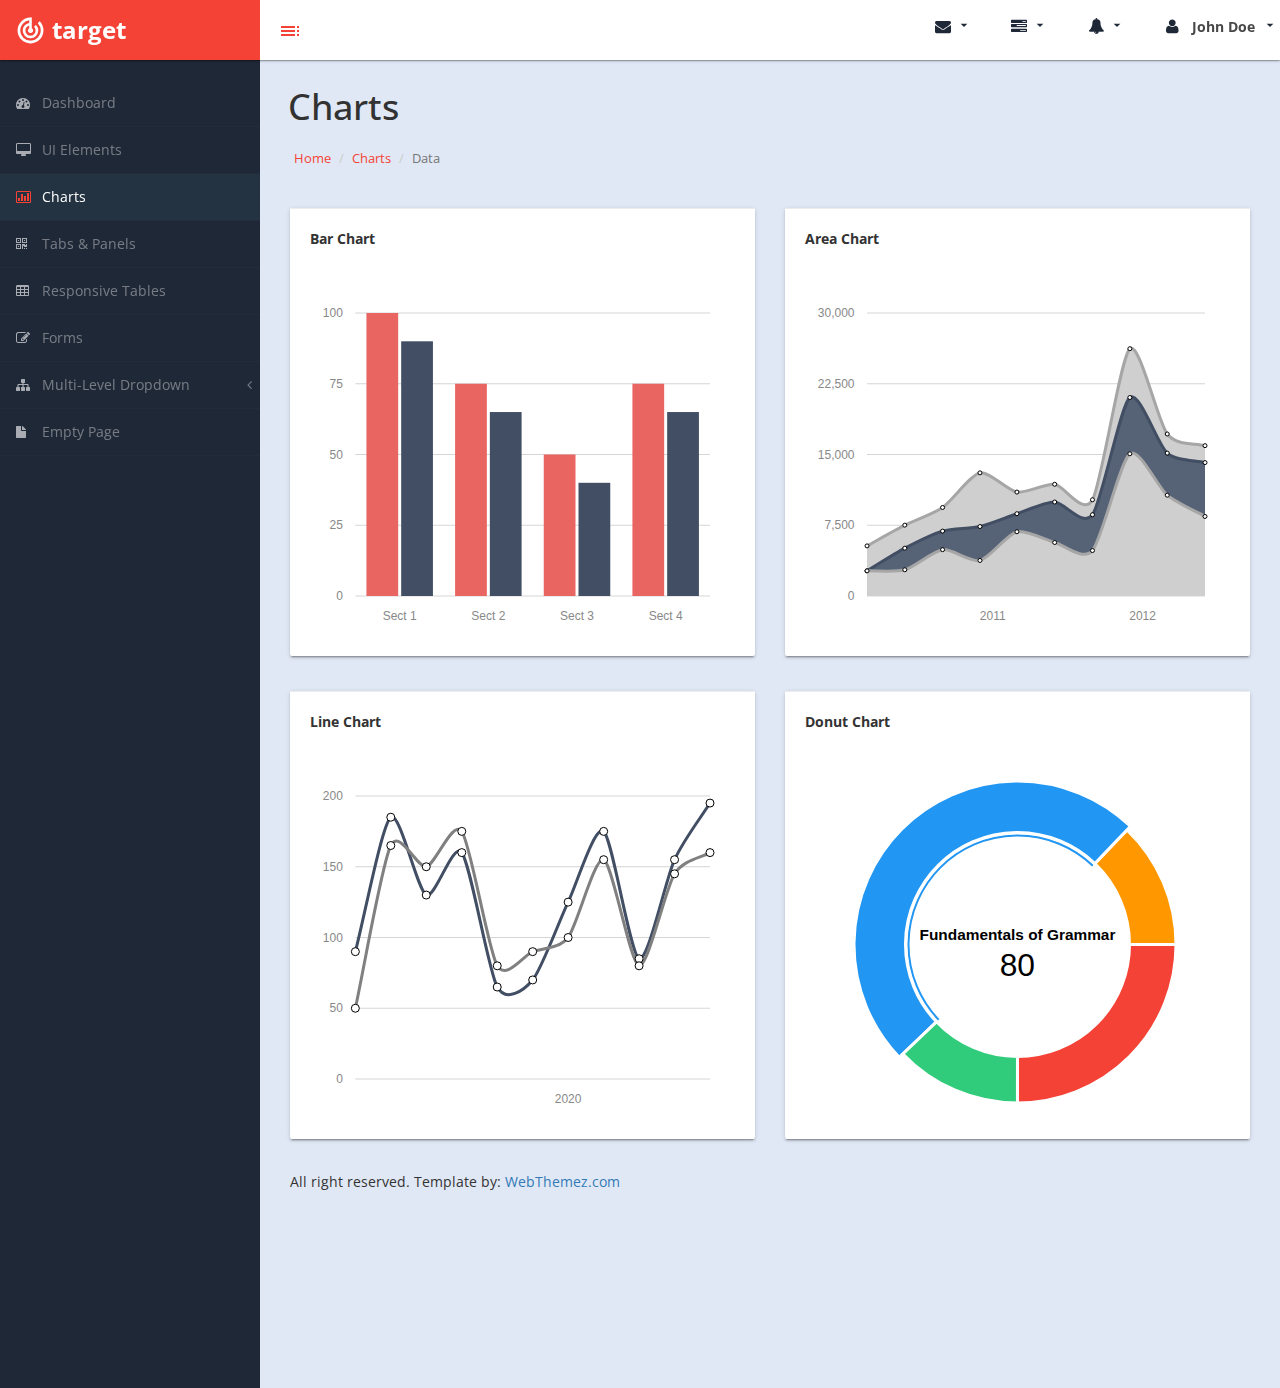
<file: Assessment Report/chart.html>
﻿<!DOCTYPE html>
<html xmlns="http://www.w3.org/1999/xhtml">

<head>
    <meta charset="utf-8" />
    <meta name="viewport" content="width=device-width, initial-scale=1.0" />
    <title>Target Material Design Bootstrap Admin Template</title>
	
	<link href="https://fonts.googleapis.com/icon?family=Material+Icons" rel="stylesheet">
	<link rel="stylesheet" href="assets/materialize/css/materialize.min.css" media="screen,projection" />
    <!-- Bootstrap Styles-->
    <link href="assets/css/bootstrap.css" rel="stylesheet" />
    <!-- FontAwesome Styles-->
    <link href="assets/css/font-awesome.css" rel="stylesheet" />
    <!-- Morris Chart Styles-->
    <link href="assets/js/morris/morris-0.4.3.min.css" rel="stylesheet" />
    <!-- Custom Styles-->
    <link href="assets/css/custom-styles.css" rel="stylesheet" />
    <!-- Google Fonts-->
    <link href='http://fonts.googleapis.com/css?family=Open+Sans' rel='stylesheet' type='text/css' />
    <link rel="stylesheet" href="assets/js/Lightweight-Chart/cssCharts.css"> 
</head>
<body>
    <div id="wrapper">
        <nav class="navbar navbar-default top-navbar" role="navigation">
            <div class="navbar-header">
                <button type="button" class="navbar-toggle" data-toggle="collapse" data-target=".sidebar-collapse">
                    <span class="sr-only">Toggle navigation</span>
                    <span class="icon-bar"></span>
                    <span class="icon-bar"></span>
                    <span class="icon-bar"></span>
                </button>
                <a class="navbar-brand waves-effect waves-dark" href="index.html"><i class="large material-icons">track_changes</i> <strong>target</strong></a>
				
		<div id="sideNav" class="waves-effect waves-dark" href=""><i class="material-icons dp48">toc</i></div>
            </div>

            <ul class="nav navbar-top-links navbar-right"> 
				<li><a class="dropdown-button waves-effect waves-dark" href="#!" data-activates="dropdown4"><i class="fa fa-envelope fa-fw"></i> <i class="material-icons right">arrow_drop_down</i></a></li>				
				<li><a class="dropdown-button waves-effect waves-dark" href="#!" data-activates="dropdown3"><i class="fa fa-tasks fa-fw"></i> <i class="material-icons right">arrow_drop_down</i></a></li>
				<li><a class="dropdown-button waves-effect waves-dark" href="#!" data-activates="dropdown2"><i class="fa fa-bell fa-fw"></i> <i class="material-icons right">arrow_drop_down</i></a></li>
				  <li><a class="dropdown-button waves-effect waves-dark" href="#!" data-activates="dropdown1"><i class="fa fa-user fa-fw"></i> <b>John Doe</b> <i class="material-icons right">arrow_drop_down</i></a></li>
            </ul>
        </nav>
		<!-- Dropdown Structure -->
<ul id="dropdown1" class="dropdown-content">
<li><a href="#"><i class="fa fa-user fa-fw"></i> My Profile</a>
</li>
<li><a href="#"><i class="fa fa-gear fa-fw"></i> Settings</a>
</li> 
<li><a href="#"><i class="fa fa-sign-out fa-fw"></i> Logout</a>
</li>
</ul>
<ul id="dropdown2" class="dropdown-content w250">
  <li>
                            <a href="#">
                                <div>
                                    <i class="fa fa-comment fa-fw"></i> New Comment
                                    <span class="pull-right text-muted small">4 min</span>
                                </div>
                            </a>
                        </li>
                        <li class="divider"></li>
                        <li>
                            <a href="#">
                                <div>
                                    <i class="fa fa-twitter fa-fw"></i> 3 New Followers
                                    <span class="pull-right text-muted small">12 min</span>
                                </div>
                            </a>
                        </li>
                        <li class="divider"></li>
                        <li>
                            <a href="#">
                                <div>
                                    <i class="fa fa-envelope fa-fw"></i> Message Sent
                                    <span class="pull-right text-muted small">4 min</span>
                                </div>
                            </a>
                        </li>
                        <li class="divider"></li>
                        <li>
                            <a href="#">
                                <div>
                                    <i class="fa fa-tasks fa-fw"></i> New Task
                                    <span class="pull-right text-muted small">4 min</span>
                                </div>
                            </a>
                        </li>
                        <li class="divider"></li>
                        <li>
                            <a href="#">
                                <div>
                                    <i class="fa fa-upload fa-fw"></i> Server Rebooted
                                    <span class="pull-right text-muted small">4 min</span>
                                </div>
                            </a>
                        </li>
                        <li class="divider"></li>
                        <li>
                            <a class="text-center" href="#">
                                <strong>See All Alerts</strong>
                                <i class="fa fa-angle-right"></i>
                            </a>
                        </li>
</ul>
<ul id="dropdown3" class="dropdown-content dropdown-tasks w250">
<li>
		<a href="#">
			<div>
				<p>
					<strong>Task 1</strong>
					<span class="pull-right text-muted">60% Complete</span>
				</p>
				<div class="progress progress-striped active">
					<div class="progress-bar progress-bar-success" role="progressbar" aria-valuenow="60" aria-valuemin="0" aria-valuemax="100" style="width: 60%">
						<span class="sr-only">60% Complete (success)</span>
					</div>
				</div>
			</div>
		</a>
	</li>
	<li class="divider"></li>
	<li>
		<a href="#">
			<div>
				<p>
					<strong>Task 2</strong>
					<span class="pull-right text-muted">28% Complete</span>
				</p>
				<div class="progress progress-striped active">
					<div class="progress-bar progress-bar-info" role="progressbar" aria-valuenow="28" aria-valuemin="0" aria-valuemax="100" style="width: 28%">
						<span class="sr-only">28% Complete</span>
					</div>
				</div>
			</div>
		</a>
	</li>
	<li class="divider"></li>
	<li>
		<a href="#">
			<div>
				<p>
					<strong>Task 3</strong>
					<span class="pull-right text-muted">60% Complete</span>
				</p>
				<div class="progress progress-striped active">
					<div class="progress-bar progress-bar-warning" role="progressbar" aria-valuenow="60" aria-valuemin="0" aria-valuemax="100" style="width: 60%">
						<span class="sr-only">60% Complete (warning)</span>
					</div>
				</div>
			</div>
		</a>
	</li>
	<li class="divider"></li>
	<li>
		<a href="#">
			<div>
				<p>
					<strong>Task 4</strong>
					<span class="pull-right text-muted">85% Complete</span>
				</p>
				<div class="progress progress-striped active">
					<div class="progress-bar progress-bar-danger" role="progressbar" aria-valuenow="85" aria-valuemin="0" aria-valuemax="100" style="width: 85%">
						<span class="sr-only">85% Complete (danger)</span>
					</div>
				</div>
			</div>
		</a>
	</li>
	<li class="divider"></li>
	<li>
</ul>   
<ul id="dropdown4" class="dropdown-content dropdown-tasks w250 taskList">
  <li>
                                <div>
                                    <strong>John Doe</strong>
                                    <span class="pull-right text-muted">
                                        <em>Today</em>
                                    </span>
                                </div>
                                <p>Lorem Ipsum has been the industry's standard dummy text ever since the 1500s...</p>
                            </a>
                        </li>
                        <li class="divider"></li>
                        <li>
                                <div>
                                    <strong>John Smith</strong>
                                    <span class="pull-right text-muted">
                                        <em>Yesterday</em>
                                    </span>
                                </div>
                                <p>Lorem Ipsum has been the industry's standard dummy text ever since an kwilnw...</p>
                            </a>
                        </li>
                        <li class="divider"></li>
                        <li>
                            <a href="#">
                                <div>
                                    <strong>John Smith</strong>
                                    <span class="pull-right text-muted">
                                        <em>Yesterday</em>
                                    </span>
                                </div>
                                <p>Lorem Ipsum has been the industry's standard dummy text ever since the...</p>
                            </a>
                        </li>
                        <li class="divider"></li>
                        <li>
                            <a class="text-center" href="#">
                                <strong>Read All Messages</strong>
                                <i class="fa fa-angle-right"></i>
                            </a>
                        </li>
</ul>  
	   <!--/. NAV TOP  -->
        <!--/. NAV TOP  -->
        <nav class="navbar-default navbar-side" role="navigation">
            <div class="sidebar-collapse">
                <ul class="nav" id="main-menu">

                    <li>
                        <a href="index.html" class="waves-effect waves-dark"><i class="fa fa-dashboard"></i> Dashboard</a>
                    </li>
                    <li>
                        <a href="ui-elements.html" class="waves-effect waves-dark"><i class="fa fa-desktop"></i> UI Elements</a>
                    </li>
					<li>
                        <a href="chart.html" class="active-menu waves-effect waves-dark"><i class="fa fa-bar-chart-o"></i> Charts</a>
                    </li>
                    <li>
                        <a href="tab-panel.html" class="waves-effect waves-dark"><i class="fa fa-qrcode"></i> Tabs & Panels</a>
                    </li>
                    
                    <li>
                        <a href="table.html" class="waves-effect waves-dark"><i class="fa fa-table"></i> Responsive Tables</a>
                    </li>
                    <li>
                        <a href="form.html" class="waves-effect waves-dark"><i class="fa fa-edit"></i> Forms </a>
                    </li>


                    <li>
                        <a href="#" class="waves-effect waves-dark"><i class="fa fa-sitemap"></i> Multi-Level Dropdown<span class="fa arrow"></span></a>
                        <ul class="nav nav-second-level">
                            <li>
                                <a href="#">Second Level Link</a>
                            </li>
                            <li>
                                <a href="#">Second Level Link</a>
                            </li>
                            <li>
                                <a href="#" class="waves-effect waves-dark">Second Level Link<span class="fa arrow"></span></a>
                                <ul class="nav nav-third-level">
                                    <li>
                                        <a href="#">Third Level Link</a>
                                    </li>
                                    <li>
                                        <a href="#">Third Level Link</a>
                                    </li>
                                    <li>
                                        <a href="#">Third Level Link</a>
                                    </li>

                                </ul>

                            </li>
                        </ul>
                    </li>
                    <li>
                        <a href="empty.html" class="waves-effect waves-dark"><i class="fa fa-fw fa-file"></i> Empty Page</a>
                    </li>
                </ul>

            </div>

        </nav>
        <!-- /. NAV SIDE  -->
        <div id="page-wrapper">
		  <div class="header"> 
                        <h1 class="page-header">
                             Charts 
                        </h1>
						<ol class="breadcrumb">
					  <li><a href="#">Home</a></li>
					  <li><a href="#">Charts</a></li>
					  <li class="active">Data</li>
					</ol> 
									
		</div>
            <div id="page-inner"> 
             
                <div class="row"> 
                    
                      
                               <div class="col-md-6 col-sm-12 col-xs-12">                     
                    <div class="card">
                        <div class="card-action">
                            Bar Chart
                        </div>
                        <div class="card-content">
                            <div id="morris-bar-chart"></div>
                        </div>
                    </div>            
                </div>
                      <div class="col-md-6 col-sm-12 col-xs-12">                     
                    <div class="card">
                        <div class="card-action">
                            Area Chart
                        </div>
                        <div class="card-content">
                            <div id="morris-area-chart"></div>
                        </div>
                    </div>            
                </div> 
                
           </div>
                 <!-- /. ROW  -->
                <div class="row">                     
                      
                               <div class="col-md-6 col-sm-12 col-xs-12">                     
                    <div class="card">
                        <div class="card-action">
                            Line Chart
                        </div>
                        <div class="card-content">
                            <div id="morris-line-chart"></div>
                        </div>
                    </div>            
                </div>
                      <div class="col-md-6 col-sm-12 col-xs-12">                     
                    <div class="card">
                        <div class="card-action">
                            Donut Chart
                        </div>
                        <div class="card-content">                            
							<div id="morris-donut-chart"></div>
                        </div>
                    </div>            
                </div> 
                
           </div>
                 <!-- /. ROW  -->
				 <footer><p>All right reserved. Template by: <a href="https://webthemez.com/admin-template/">WebThemez.com</a></p></footer>
				</div>
             <!-- /. PAGE INNER  -->
            </div>
         <!-- /. PAGE WRAPPER  -->
        </div>
     <!-- /. WRAPPER  -->
    <!-- JS Scripts-->
    <!-- jQuery Js -->
    <script src="assets/js/jquery-1.10.2.js"></script>
	
	<!-- Bootstrap Js -->
    <script src="assets/js/bootstrap.min.js"></script>
	
	<script src="assets/materialize/js/materialize.min.js"></script>
	
    <!-- Metis Menu Js -->
    <script src="assets/js/jquery.metisMenu.js"></script>
    <!-- Morris Chart Js -->
    <script src="assets/js/morris/raphael-2.1.0.min.js"></script>
    <script src="assets/js/morris/morris.js"></script>
	
	
	<script src="assets/js/easypiechart.js"></script>
	<script src="assets/js/easypiechart-data.js"></script>
	
	 <script src="assets/js/Lightweight-Chart/jquery.chart.js"></script>
	
    <!-- Custom Js -->
    <script src="assets/js/custom-scripts.js"></script> 
 

</body>

</html>
</file>
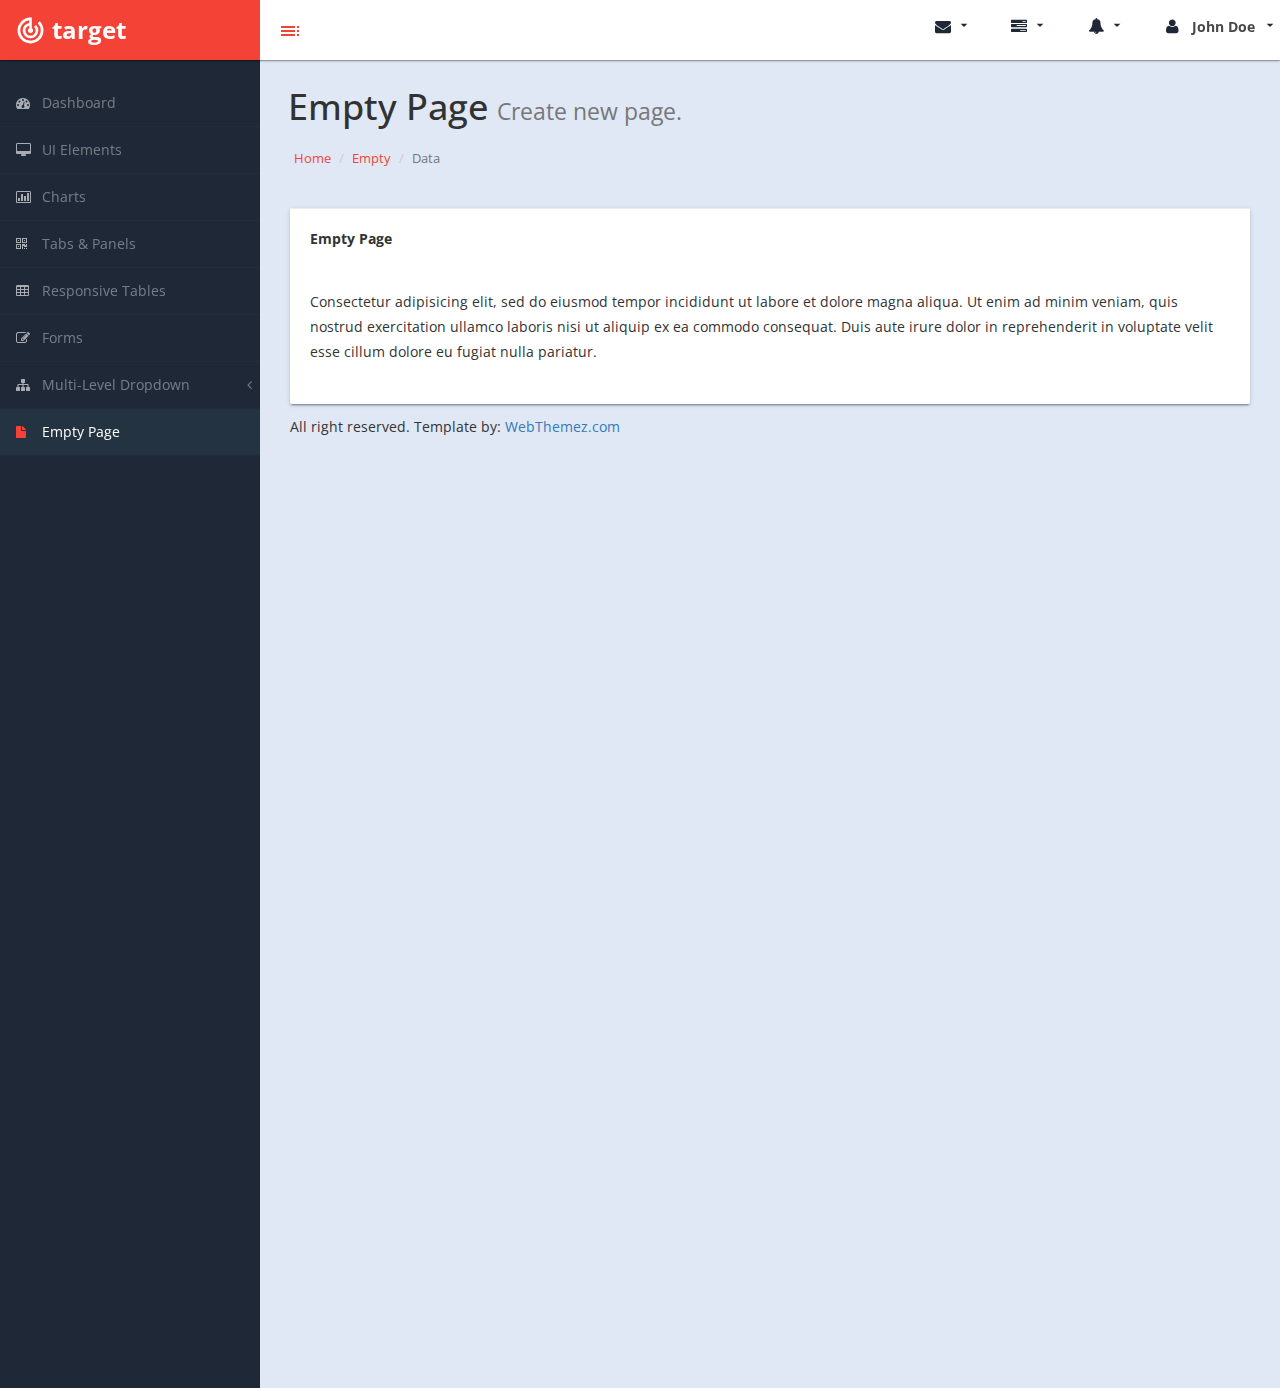
<file: Assessment Report/empty.html>
﻿<!DOCTYPE html>
<html xmlns="http://www.w3.org/1999/xhtml">

<head>
    <meta charset="utf-8" />
    <meta name="viewport" content="width=device-width, initial-scale=1.0" />
    <title>Target Material Design Bootstrap Admin Template</title>
	
	<link href="https://fonts.googleapis.com/icon?family=Material+Icons" rel="stylesheet">
	<link rel="stylesheet" href="assets/materialize/css/materialize.min.css" media="screen,projection" />
    <!-- Bootstrap Styles-->
    <link href="assets/css/bootstrap.css" rel="stylesheet" />
    <!-- FontAwesome Styles-->
    <link href="assets/css/font-awesome.css" rel="stylesheet" />
    <!-- Morris Chart Styles-->
    <link href="assets/js/morris/morris-0.4.3.min.css" rel="stylesheet" />
    <!-- Custom Styles-->
    <link href="assets/css/custom-styles.css" rel="stylesheet" />
    <!-- Google Fonts-->
    <link href='http://fonts.googleapis.com/css?family=Open+Sans' rel='stylesheet' type='text/css' />
    <link rel="stylesheet" href="assets/js/Lightweight-Chart/cssCharts.css"> 
</head>
<body>
    <div id="wrapper">
        <nav class="navbar navbar-default top-navbar" role="navigation">
            <div class="navbar-header">
                <button type="button" class="navbar-toggle" data-toggle="collapse" data-target=".sidebar-collapse">
                    <span class="sr-only">Toggle navigation</span>
                    <span class="icon-bar"></span>
                    <span class="icon-bar"></span>
                    <span class="icon-bar"></span>
                </button>
                <a class="navbar-brand waves-effect waves-dark" href="index.html"><i class="large material-icons">track_changes</i> <strong>target</strong></a>
				
		<div id="sideNav" href=""><i class="material-icons dp48">toc</i></div>
            </div>

            <ul class="nav navbar-top-links navbar-right"> 
				<li><a class="dropdown-button waves-effect waves-dark" href="#!" data-activates="dropdown4"><i class="fa fa-envelope fa-fw"></i> <i class="material-icons right">arrow_drop_down</i></a></li>				
				<li><a class="dropdown-button waves-effect waves-dark" href="#!" data-activates="dropdown3"><i class="fa fa-tasks fa-fw"></i> <i class="material-icons right">arrow_drop_down</i></a></li>
				<li><a class="dropdown-button waves-effect waves-dark" href="#!" data-activates="dropdown2"><i class="fa fa-bell fa-fw"></i> <i class="material-icons right">arrow_drop_down</i></a></li>
				  <li><a class="dropdown-button waves-effect waves-dark" href="#!" data-activates="dropdown1"><i class="fa fa-user fa-fw"></i> <b>John Doe</b> <i class="material-icons right">arrow_drop_down</i></a></li>
            </ul>
        </nav>
		<!-- Dropdown Structure -->
<ul id="dropdown1" class="dropdown-content">
<li><a href="#"><i class="fa fa-user fa-fw"></i> My Profile</a>
</li>
<li><a href="#"><i class="fa fa-gear fa-fw"></i> Settings</a>
</li> 
<li><a href="#"><i class="fa fa-sign-out fa-fw"></i> Logout</a>
</li>
</ul>
<ul id="dropdown2" class="dropdown-content w250">
  <li>
                            <a href="#">
                                <div>
                                    <i class="fa fa-comment fa-fw"></i> New Comment
                                    <span class="pull-right text-muted small">4 min</span>
                                </div>
                            </a>
                        </li>
                        <li class="divider"></li>
                        <li>
                            <a href="#">
                                <div>
                                    <i class="fa fa-twitter fa-fw"></i> 3 New Followers
                                    <span class="pull-right text-muted small">12 min</span>
                                </div>
                            </a>
                        </li>
                        <li class="divider"></li>
                        <li>
                            <a href="#">
                                <div>
                                    <i class="fa fa-envelope fa-fw"></i> Message Sent
                                    <span class="pull-right text-muted small">4 min</span>
                                </div>
                            </a>
                        </li>
                        <li class="divider"></li>
                        <li>
                            <a href="#">
                                <div>
                                    <i class="fa fa-tasks fa-fw"></i> New Task
                                    <span class="pull-right text-muted small">4 min</span>
                                </div>
                            </a>
                        </li>
                        <li class="divider"></li>
                        <li>
                            <a href="#">
                                <div>
                                    <i class="fa fa-upload fa-fw"></i> Server Rebooted
                                    <span class="pull-right text-muted small">4 min</span>
                                </div>
                            </a>
                        </li>
                        <li class="divider"></li>
                        <li>
                            <a class="text-center" href="#">
                                <strong>See All Alerts</strong>
                                <i class="fa fa-angle-right"></i>
                            </a>
                        </li>
</ul>
<ul id="dropdown3" class="dropdown-content dropdown-tasks w250">
<li>
		<a href="#">
			<div>
				<p>
					<strong>Task 1</strong>
					<span class="pull-right text-muted">60% Complete</span>
				</p>
				<div class="progress progress-striped active">
					<div class="progress-bar progress-bar-success" role="progressbar" aria-valuenow="60" aria-valuemin="0" aria-valuemax="100" style="width: 60%">
						<span class="sr-only">60% Complete (success)</span>
					</div>
				</div>
			</div>
		</a>
	</li>
	<li class="divider"></li>
	<li>
		<a href="#">
			<div>
				<p>
					<strong>Task 2</strong>
					<span class="pull-right text-muted">28% Complete</span>
				</p>
				<div class="progress progress-striped active">
					<div class="progress-bar progress-bar-info" role="progressbar" aria-valuenow="28" aria-valuemin="0" aria-valuemax="100" style="width: 28%">
						<span class="sr-only">28% Complete</span>
					</div>
				</div>
			</div>
		</a>
	</li>
	<li class="divider"></li>
	<li>
		<a href="#">
			<div>
				<p>
					<strong>Task 3</strong>
					<span class="pull-right text-muted">60% Complete</span>
				</p>
				<div class="progress progress-striped active">
					<div class="progress-bar progress-bar-warning" role="progressbar" aria-valuenow="60" aria-valuemin="0" aria-valuemax="100" style="width: 60%">
						<span class="sr-only">60% Complete (warning)</span>
					</div>
				</div>
			</div>
		</a>
	</li>
	<li class="divider"></li>
	<li>
		<a href="#">
			<div>
				<p>
					<strong>Task 4</strong>
					<span class="pull-right text-muted">85% Complete</span>
				</p>
				<div class="progress progress-striped active">
					<div class="progress-bar progress-bar-danger" role="progressbar" aria-valuenow="85" aria-valuemin="0" aria-valuemax="100" style="width: 85%">
						<span class="sr-only">85% Complete (danger)</span>
					</div>
				</div>
			</div>
		</a>
	</li>
	<li class="divider"></li>
	<li>
</ul>   
<ul id="dropdown4" class="dropdown-content dropdown-tasks w250 taskList">
  <li>
                                <div>
                                    <strong>John Doe</strong>
                                    <span class="pull-right text-muted">
                                        <em>Today</em>
                                    </span>
                                </div>
                                <p>Lorem Ipsum has been the industry's standard dummy text ever since the 1500s...</p>
                            </a>
                        </li>
                        <li class="divider"></li>
                        <li>
                                <div>
                                    <strong>John Smith</strong>
                                    <span class="pull-right text-muted">
                                        <em>Yesterday</em>
                                    </span>
                                </div>
                                <p>Lorem Ipsum has been the industry's standard dummy text ever since an kwilnw...</p>
                            </a>
                        </li>
                        <li class="divider"></li>
                        <li>
                            <a href="#">
                                <div>
                                    <strong>John Smith</strong>
                                    <span class="pull-right text-muted">
                                        <em>Yesterday</em>
                                    </span>
                                </div>
                                <p>Lorem Ipsum has been the industry's standard dummy text ever since the...</p>
                            </a>
                        </li>
                        <li class="divider"></li>
                        <li>
                            <a class="text-center" href="#">
                                <strong>Read All Messages</strong>
                                <i class="fa fa-angle-right"></i>
                            </a>
                        </li>
</ul>  
	   <!--/. NAV TOP  -->
        <nav class="navbar-default navbar-side" role="navigation">
            <div class="sidebar-collapse">
                <ul class="nav" id="main-menu">

                    <li>
                        <a href="index.html" class="waves-effect waves-dark"><i class="fa fa-dashboard"></i> Dashboard</a>
                    </li>
                    <li>
                        <a href="ui-elements.html" class="waves-effect waves-dark"><i class="fa fa-desktop"></i> UI Elements</a>
                    </li>
					<li>
                        <a href="chart.html" class="waves-effect waves-dark"><i class="fa fa-bar-chart-o"></i> Charts</a>
                    </li>
                    <li>
                        <a href="tab-panel.html" class="waves-effect waves-dark"><i class="fa fa-qrcode"></i> Tabs & Panels</a>
                    </li>
                    
                    <li>
                        <a href="table.html" class="waves-effect waves-dark"><i class="fa fa-table"></i> Responsive Tables</a>
                    </li>
                    <li>
                        <a href="form.html" class="waves-effect waves-dark"><i class="fa fa-edit"></i> Forms </a>
                    </li>


                    <li>
                        <a href="#" class="waves-effect waves-dark"><i class="fa fa-sitemap"></i> Multi-Level Dropdown<span class="fa arrow"></span></a>
                        <ul class="nav nav-second-level">
                            <li>
                                <a href="#">Second Level Link</a>
                            </li>
                            <li>
                                <a href="#">Second Level Link</a>
                            </li>
                            <li>
                                <a href="#">Second Level Link<span class="fa arrow"></span></a>
                                <ul class="nav nav-third-level">
                                    <li>
                                        <a href="#">Third Level Link</a>
                                    </li>
                                    <li>
                                        <a href="#">Third Level Link</a>
                                    </li>
                                    <li>
                                        <a href="#">Third Level Link</a>
                                    </li>

                                </ul>

                            </li>
                        </ul>
                    </li>
                    <li>
                        <a class="active-menu waves-effect waves-dark" href="empty.html"><i class="fa fa-fw fa-file"></i> Empty Page</a>
                    </li>
                </ul>

            </div>

        </nav>
        <!-- /. NAV SIDE  -->
        <div id="page-wrapper">
		  <div class="header"> 
                        <h1 class="page-header">
                            Empty Page <small>Create new page.</small>
                        </h1>
						<ol class="breadcrumb">
					  <li><a href="#">Home</a></li>
					  <li><a href="#">Empty</a></li>
					  <li class="active">Data</li>
					</ol> 
									
		</div>
            <div id="page-inner"> 
			
			  <div class="row">
                    
                    <div class="col-md-12">
                    <div class="card">
                        <div class="card-action">
                         Empty Page
                        </div>        
                         <div class="card-content"> 
						 <p>Consectetur adipisicing elit, sed do eiusmod tempor incididunt ut labore et dolore magna aliqua. Ut enim ad minim veniam, quis nostrud exercitation ullamco laboris nisi ut aliquip ex ea commodo consequat. Duis aute irure dolor in reprehenderit in voluptate velit esse cillum dolore eu fugiat nulla pariatur.</p>
                           <div class="clearBoth"><br/></div>
						    
						 </div>
						 </div>
									
				 <footer><p>All right reserved. Template by: <a href="https://webthemez.com/admin-template/">WebThemez.com</a></p></footer>
				</div>
             <!-- /. PAGE INNER  -->
            </div>
         <!-- /. PAGE WRAPPER  -->
        </div>
     <!-- /. WRAPPER  -->
    <!-- JS Scripts-->
    <!-- jQuery Js -->
    <script src="assets/js/jquery-1.10.2.js"></script>
	
	<!-- Bootstrap Js -->
    <script src="assets/js/bootstrap.min.js"></script>
	
	<script src="assets/materialize/js/materialize.min.js"></script>
	
    <!-- Metis Menu Js -->
		<script src="assets/js/jquery.metisMenu.js"></script> 
    <!-- Custom Js -->
    <script src="assets/js/custom-scripts.js"></script> 
	
 

</body>

</html>
</file>
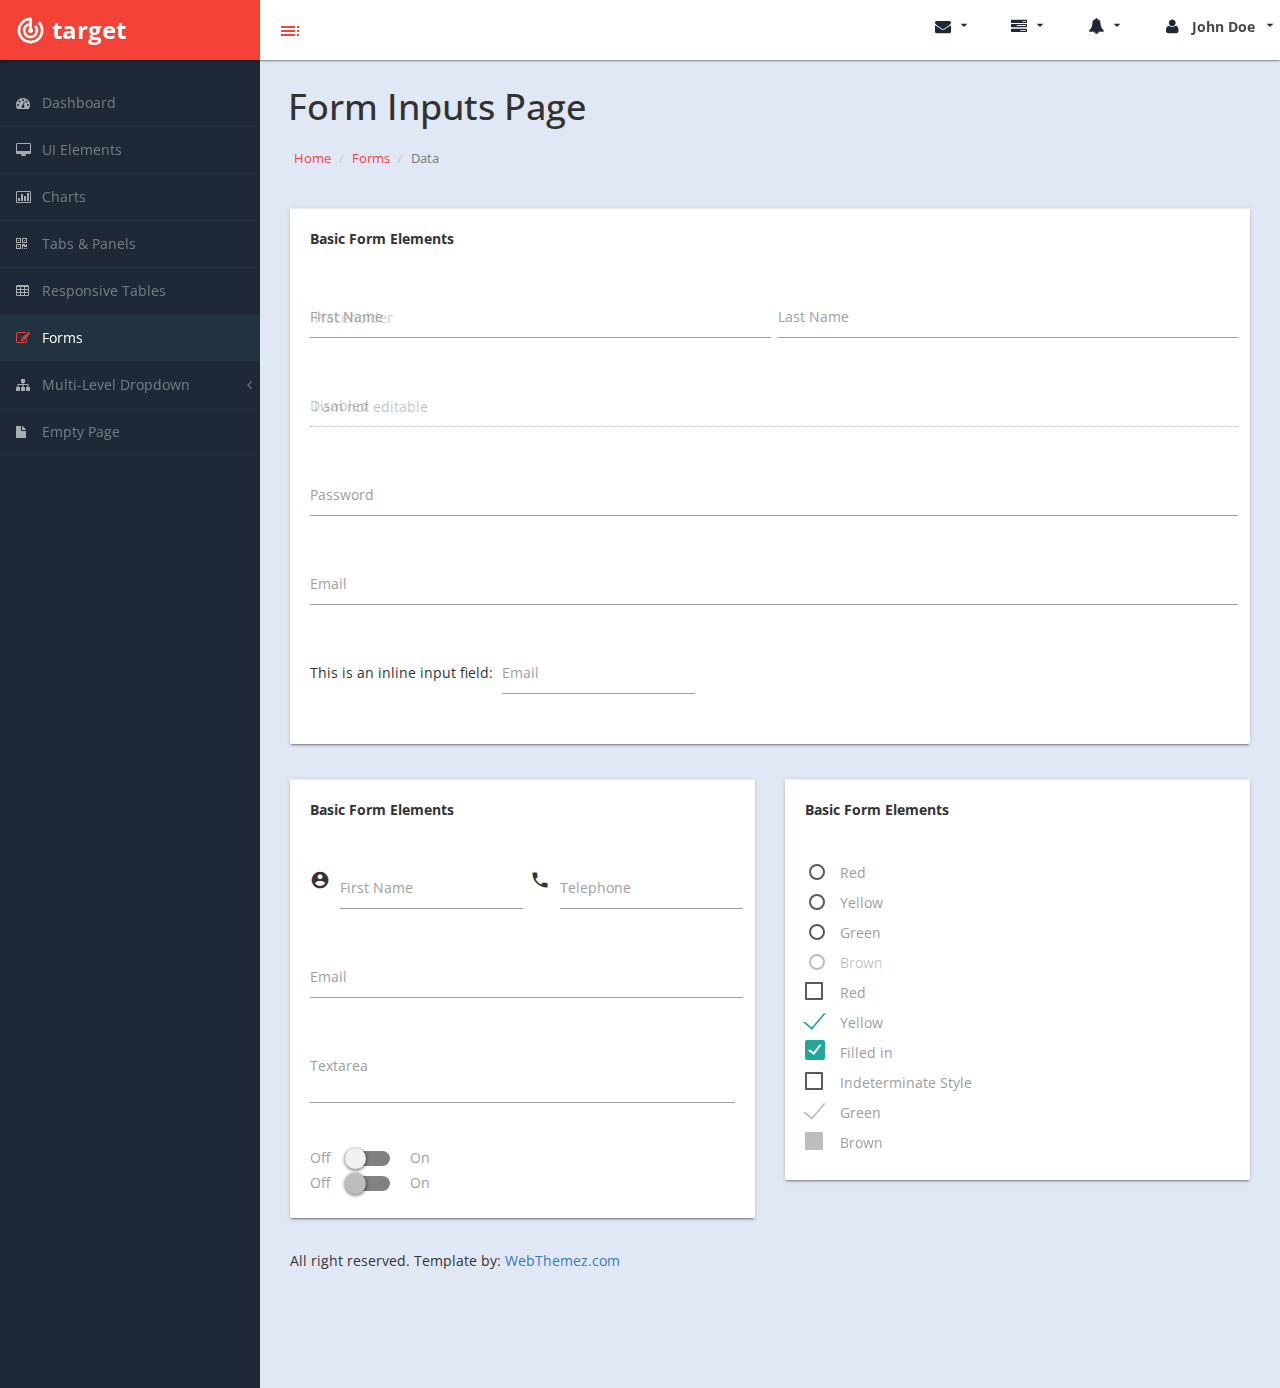
<file: Assessment Report/form.html>
﻿<!DOCTYPE html>
<html xmlns="http://www.w3.org/1999/xhtml">

<head>
    <meta charset="utf-8" />
    <meta name="viewport" content="width=device-width, initial-scale=1.0" />
    <title>Target Material Design Bootstrap Admin Template</title>
	
	<link href="https://fonts.googleapis.com/icon?family=Material+Icons" rel="stylesheet">
	<link rel="stylesheet" href="assets/materialize/css/materialize.min.css" media="screen,projection" />
    <!-- Bootstrap Styles-->
    <link href="assets/css/bootstrap.css" rel="stylesheet" />
    <!-- FontAwesome Styles-->
    <link href="assets/css/font-awesome.css" rel="stylesheet" />
    <!-- Morris Chart Styles-->
    <link href="assets/js/morris/morris-0.4.3.min.css" rel="stylesheet" />
    <!-- Custom Styles-->
    <link href="assets/css/custom-styles.css" rel="stylesheet" />
    <!-- Google Fonts-->
    <link href='http://fonts.googleapis.com/css?family=Open+Sans' rel='stylesheet' type='text/css' />
    <link rel="stylesheet" href="assets/js/Lightweight-Chart/cssCharts.css"> 
</head>
<body>
    <div id="wrapper">
        <nav class="navbar navbar-default top-navbar" role="navigation">
            <div class="navbar-header">
                <button type="button" class="navbar-toggle" data-toggle="collapse" data-target=".sidebar-collapse">
                    <span class="sr-only">Toggle navigation</span>
                    <span class="icon-bar"></span>
                    <span class="icon-bar"></span>
                    <span class="icon-bar"></span>
                </button>
                <a class="navbar-brand waves-effect waves-dark" href="index.html"><i class="large material-icons">track_changes</i> <strong>target</strong></a>
				
		<div id="sideNav" href=""><i class="material-icons dp48">toc</i></div>
            </div>

            <ul class="nav navbar-top-links navbar-right"> 
				<li><a class="dropdown-button waves-effect waves-dark" href="#!" data-activates="dropdown4"><i class="fa fa-envelope fa-fw"></i> <i class="material-icons right">arrow_drop_down</i></a></li>				
				<li><a class="dropdown-button waves-effect waves-dark" href="#!" data-activates="dropdown3"><i class="fa fa-tasks fa-fw"></i> <i class="material-icons right">arrow_drop_down</i></a></li>
				<li><a class="dropdown-button waves-effect waves-dark" href="#!" data-activates="dropdown2"><i class="fa fa-bell fa-fw"></i> <i class="material-icons right">arrow_drop_down</i></a></li>
				  <li><a class="dropdown-button waves-effect waves-dark" href="#!" data-activates="dropdown1"><i class="fa fa-user fa-fw"></i> <b>John Doe</b> <i class="material-icons right">arrow_drop_down</i></a></li>
            </ul>
        </nav>
		<!-- Dropdown Structure -->
<ul id="dropdown1" class="dropdown-content">
<li><a href="#"><i class="fa fa-user fa-fw"></i> My Profile</a>
</li>
<li><a href="#"><i class="fa fa-gear fa-fw"></i> Settings</a>
</li> 
<li><a href="#"><i class="fa fa-sign-out fa-fw"></i> Logout</a>
</li>
</ul>
<ul id="dropdown2" class="dropdown-content w250">
  <li>
                            <a href="#">
                                <div>
                                    <i class="fa fa-comment fa-fw"></i> New Comment
                                    <span class="pull-right text-muted small">4 min</span>
                                </div>
                            </a>
                        </li>
                        <li class="divider"></li>
                        <li>
                            <a href="#">
                                <div>
                                    <i class="fa fa-twitter fa-fw"></i> 3 New Followers
                                    <span class="pull-right text-muted small">12 min</span>
                                </div>
                            </a>
                        </li>
                        <li class="divider"></li>
                        <li>
                            <a href="#">
                                <div>
                                    <i class="fa fa-envelope fa-fw"></i> Message Sent
                                    <span class="pull-right text-muted small">4 min</span>
                                </div>
                            </a>
                        </li>
                        <li class="divider"></li>
                        <li>
                            <a href="#">
                                <div>
                                    <i class="fa fa-tasks fa-fw"></i> New Task
                                    <span class="pull-right text-muted small">4 min</span>
                                </div>
                            </a>
                        </li>
                        <li class="divider"></li>
                        <li>
                            <a href="#">
                                <div>
                                    <i class="fa fa-upload fa-fw"></i> Server Rebooted
                                    <span class="pull-right text-muted small">4 min</span>
                                </div>
                            </a>
                        </li>
                        <li class="divider"></li>
                        <li>
                            <a class="text-center" href="#">
                                <strong>See All Alerts</strong>
                                <i class="fa fa-angle-right"></i>
                            </a>
                        </li>
</ul>
<ul id="dropdown3" class="dropdown-content dropdown-tasks w250">
<li>
		<a href="#">
			<div>
				<p>
					<strong>Task 1</strong>
					<span class="pull-right text-muted">60% Complete</span>
				</p>
				<div class="progress progress-striped active">
					<div class="progress-bar progress-bar-success" role="progressbar" aria-valuenow="60" aria-valuemin="0" aria-valuemax="100" style="width: 60%">
						<span class="sr-only">60% Complete (success)</span>
					</div>
				</div>
			</div>
		</a>
	</li>
	<li class="divider"></li>
	<li>
		<a href="#">
			<div>
				<p>
					<strong>Task 2</strong>
					<span class="pull-right text-muted">28% Complete</span>
				</p>
				<div class="progress progress-striped active">
					<div class="progress-bar progress-bar-info" role="progressbar" aria-valuenow="28" aria-valuemin="0" aria-valuemax="100" style="width: 28%">
						<span class="sr-only">28% Complete</span>
					</div>
				</div>
			</div>
		</a>
	</li>
	<li class="divider"></li>
	<li>
		<a href="#">
			<div>
				<p>
					<strong>Task 3</strong>
					<span class="pull-right text-muted">60% Complete</span>
				</p>
				<div class="progress progress-striped active">
					<div class="progress-bar progress-bar-warning" role="progressbar" aria-valuenow="60" aria-valuemin="0" aria-valuemax="100" style="width: 60%">
						<span class="sr-only">60% Complete (warning)</span>
					</div>
				</div>
			</div>
		</a>
	</li>
	<li class="divider"></li>
	<li>
		<a href="#">
			<div>
				<p>
					<strong>Task 4</strong>
					<span class="pull-right text-muted">85% Complete</span>
				</p>
				<div class="progress progress-striped active">
					<div class="progress-bar progress-bar-danger" role="progressbar" aria-valuenow="85" aria-valuemin="0" aria-valuemax="100" style="width: 85%">
						<span class="sr-only">85% Complete (danger)</span>
					</div>
				</div>
			</div>
		</a>
	</li>
	<li class="divider"></li>
	<li>
</ul>   
<ul id="dropdown4" class="dropdown-content dropdown-tasks w250 taskList">
  <li>
                                <div>
                                    <strong>John Doe</strong>
                                    <span class="pull-right text-muted">
                                        <em>Today</em>
                                    </span>
                                </div>
                                <p>Lorem Ipsum has been the industry's standard dummy text ever since the 1500s...</p>
                            </a>
                        </li>
                        <li class="divider"></li>
                        <li>
                                <div>
                                    <strong>John Smith</strong>
                                    <span class="pull-right text-muted">
                                        <em>Yesterday</em>
                                    </span>
                                </div>
                                <p>Lorem Ipsum has been the industry's standard dummy text ever since an kwilnw...</p>
                            </a>
                        </li>
                        <li class="divider"></li>
                        <li>
                            <a href="#">
                                <div>
                                    <strong>John Smith</strong>
                                    <span class="pull-right text-muted">
                                        <em>Yesterday</em>
                                    </span>
                                </div>
                                <p>Lorem Ipsum has been the industry's standard dummy text ever since the...</p>
                            </a>
                        </li>
                        <li class="divider"></li>
                        <li>
                            <a class="text-center" href="#">
                                <strong>Read All Messages</strong>
                                <i class="fa fa-angle-right"></i>
                            </a>
                        </li>
</ul>  
	   <!--/. NAV TOP  -->
        <!--/. NAV TOP  -->
        <nav class="navbar-default navbar-side" role="navigation">
            <div class="sidebar-collapse">
                <ul class="nav" id="main-menu">

                    <li>
                        <a href="index.html" class="waves-effect waves-dark"><i class="fa fa-dashboard"></i> Dashboard</a>
                    </li>
                    <li>
                        <a href="ui-elements.html" class="waves-effect waves-dark"><i class="fa fa-desktop"></i> UI Elements</a>
                    </li>
					<li>
                        <a href="chart.html" class="waves-effect waves-dark"><i class="fa fa-bar-chart-o"></i> Charts</a>
                    </li>
                    <li>
                        <a href="tab-panel.html" class="waves-effect waves-dark"><i class="fa fa-qrcode"></i> Tabs & Panels</a>
                    </li>
                    
                    <li>
                        <a href="table.html" class="waves-effect waves-dark"><i class="fa fa-table"></i> Responsive Tables</a>
                    </li>
                    <li>
                        <a href="form.html" class="active-menu waves-effect waves-dark"><i class="fa fa-edit"></i> Forms </a>
                    </li>


                    <li>
                        <a href="#" class="waves-effect waves-dark"><i class="fa fa-sitemap"></i> Multi-Level Dropdown<span class="fa arrow"></span></a>
                        <ul class="nav nav-second-level">
                            <li>
                                <a href="#">Second Level Link</a>
                            </li>
                            <li>
                                <a href="#">Second Level Link</a>
                            </li>
                            <li>
                                <a href="#" class="waves-effect waves-dark">Second Level Link<span class="fa arrow"></span></a>
                                <ul class="nav nav-third-level">
                                    <li>
                                        <a href="#">Third Level Link</a>
                                    </li>
                                    <li>
                                        <a href="#">Third Level Link</a>
                                    </li>
                                    <li>
                                        <a href="#">Third Level Link</a>
                                    </li>

                                </ul>

                            </li>
                        </ul>
                    </li>
                    <li>
                        <a href="empty.html" class="waves-effect waves-dark"><i class="fa fa-fw fa-file"></i> Empty Page</a>
                    </li>
                </ul>

            </div>

        </nav>
        <!-- /. NAV SIDE  -->
        <div id="page-wrapper" >
		  <div class="header"> 
                        <h1 class="page-header">
                             Form Inputs Page
                        </h1>
						<ol class="breadcrumb">
					  <li><a href="#">Home</a></li>
					  <li><a href="#">Forms</a></li>
					  <li class="active">Data</li>
					</ol> 
									
		</div>
		
            <div id="page-inner"> 
			 <div class="row">
			 <div class="col-lg-12">
			 <div class="card">
                        <div class="card-action">
                            Basic Form Elements
                        </div>
                        <div class="card-content">
    <form class="col s12">
      <div class="row">
        <div class="input-field col s6">
          <input placeholder="Placeholder" id="first_name" type="text" class="validate">
          <label for="first_name">First Name</label>
        </div>
        <div class="input-field col s6">
          <input id="last_name" type="text" class="validate">
          <label for="last_name">Last Name</label>
        </div>
      </div>
      <div class="row">
        <div class="input-field col s12">
          <input disabled value="I am not editable" id="disabled" type="text" class="validate">
          <label for="disabled">Disabled</label>
        </div>
      </div>
      <div class="row">
        <div class="input-field col s12">
          <input id="password" type="password" class="validate">
          <label for="password">Password</label>
        </div>
      </div>
      <div class="row">
        <div class="input-field col s12">
          <input id="email" type="email" class="validate">
          <label for="email">Email</label>
        </div>
      </div>
      <div class="row">
        <div class="col s12">
          This is an inline input field:
          <div class="input-field inline">
            <input id="email" type="email" class="validate">
            <label for="email" data-error="wrong" data-success="right">Email</label>
          </div>
        </div>
      </div>
    </form>
	<div class="clearBoth"></div>
  </div>
    </div>
 </div>	
	 </div>		
              <div class="row">
                <div class="col-lg-6">
                    <div class="card">
                        <div class="card-action">
                            Basic Form Elements
                        </div>
                        <div class="card-content">
                         	<form class="col s12">
								  <div class="row">
									<div class="input-field col s6">
									  <i class="material-icons prefix">account_circle</i>
									  <input id="icon_prefix" type="text" class="validate">
									  <label for="icon_prefix">First Name</label>
									</div>
									<div class="input-field col s6">
									  <i class="material-icons prefix">phone</i>
									  <input id="icon_telephone" type="tel" class="validate">
									  <label for="icon_telephone">Telephone</label>
									</div>
								  </div>
								</form>
								
								<form class="col s12">
								  <div class="row">
									<div class="input-field col s12">
									  <input id="email" type="email" class="validate">
									  <label for="email" data-error="wrong" data-success="right">Email</label>
									</div>
								  </div>
								</form>
								
								  <form class="col s12">
							  <div class="row">
								<div class="input-field col s12">
								  <textarea id="textarea1" class="materialize-textarea"></textarea>
								  <label for="textarea1">Textarea</label>
								</div>
							  </div>
							</form>
							  </form>
 
   <!-- Switch -->
  <div class="switch">
    <label>
      Off
      <input type="checkbox">
      <span class="lever"></span>
      On
    </label>
  </div>

  <!-- Disabled Switch -->
  <div class="switch">
    <label>
      Off
      <input disabled type="checkbox">
      <span class="lever"></span>
      On
    </label>
  </div>
							<div class="clearBoth"></div>
							</div>
							</div>
							</div>
							 <div class="col-lg-6">
                    <div class="card">
                        <div class="card-action">
                            Basic Form Elements
                        </div>
                        <div class="card-content">
						
								  <form action="#">
    <p>
      <input name="group1" type="radio" id="test1" />
      <label for="test1">Red</label>
    </p>
    <p>
      <input name="group1" type="radio" id="test2" />
      <label for="test2">Yellow</label>
    </p>
    <p>
      <input class="with-gap" name="group1" type="radio" id="test3"  />
      <label for="test3">Green</label>
    </p>
      <p>
        <input name="group1" type="radio" id="test4" disabled="disabled" />
        <label for="test4">Brown</label>
    </p>
  </form>
         <form action="#">
    <p>
      <input type="checkbox" id="test5" />
      <label for="test5">Red</label>
    </p>
    <p>
      <input type="checkbox" id="test6" checked="checked" />
      <label for="test6">Yellow</label>
    </p>
    <p>
      <input type="checkbox" class="filled-in" id="filled-in-box" checked="checked" />
      <label for="filled-in-box">Filled in</label>
    </p>
    <p>
      <input type="checkbox" id="indeterminate-checkbox" />
      <label for="indeterminate-checkbox">Indeterminate Style</label>
    </p>
    <p>
      <input type="checkbox" id="test7" checked="checked" disabled="disabled" />
      <label for="test7">Green</label>
    </p>
      <p>
        <input type="checkbox" id="test8" disabled="disabled" />
        <label for="test8">Brown</label>
    </p>

        
                                </div>
                               
                            </div>
                            <!-- /.row (nested) -->
                        </div>
                        <!-- /.panel-body -->
                    </div> 
                <!-- /.col-lg-12 --> 
			<footer><p>All right reserved. Template by: <a href="https://webthemez.com/admin-template/">WebThemez.com</a></p></footer>
			</div>
             <!-- /. PAGE INNER  -->
            </div>
         <!-- /. PAGE WRAPPER  -->
        </div>
     <!-- /. WRAPPER  -->
    <!-- JS Scripts-->
    <!-- jQuery Js -->
    <script src="assets/js/jquery-1.10.2.js"></script>
	
	<!-- Bootstrap Js -->
    <script src="assets/js/bootstrap.min.js"></script>
	
	<script src="assets/materialize/js/materialize.min.js"></script>
	
    <!-- Metis Menu Js -->
    <script src="assets/js/jquery.metisMenu.js"></script>
    <!-- Morris Chart Js -->
    <script src="assets/js/morris/raphael-2.1.0.min.js"></script>
    <script src="assets/js/morris/morris.js"></script>
	
	
	<script src="assets/js/easypiechart.js"></script>
	<script src="assets/js/easypiechart-data.js"></script>
	
	 <script src="assets/js/Lightweight-Chart/jquery.chart.js"></script>
	
    <!-- Custom Js -->
    <script src="assets/js/custom-scripts.js"></script> 
 

</body>

</html>
</file>
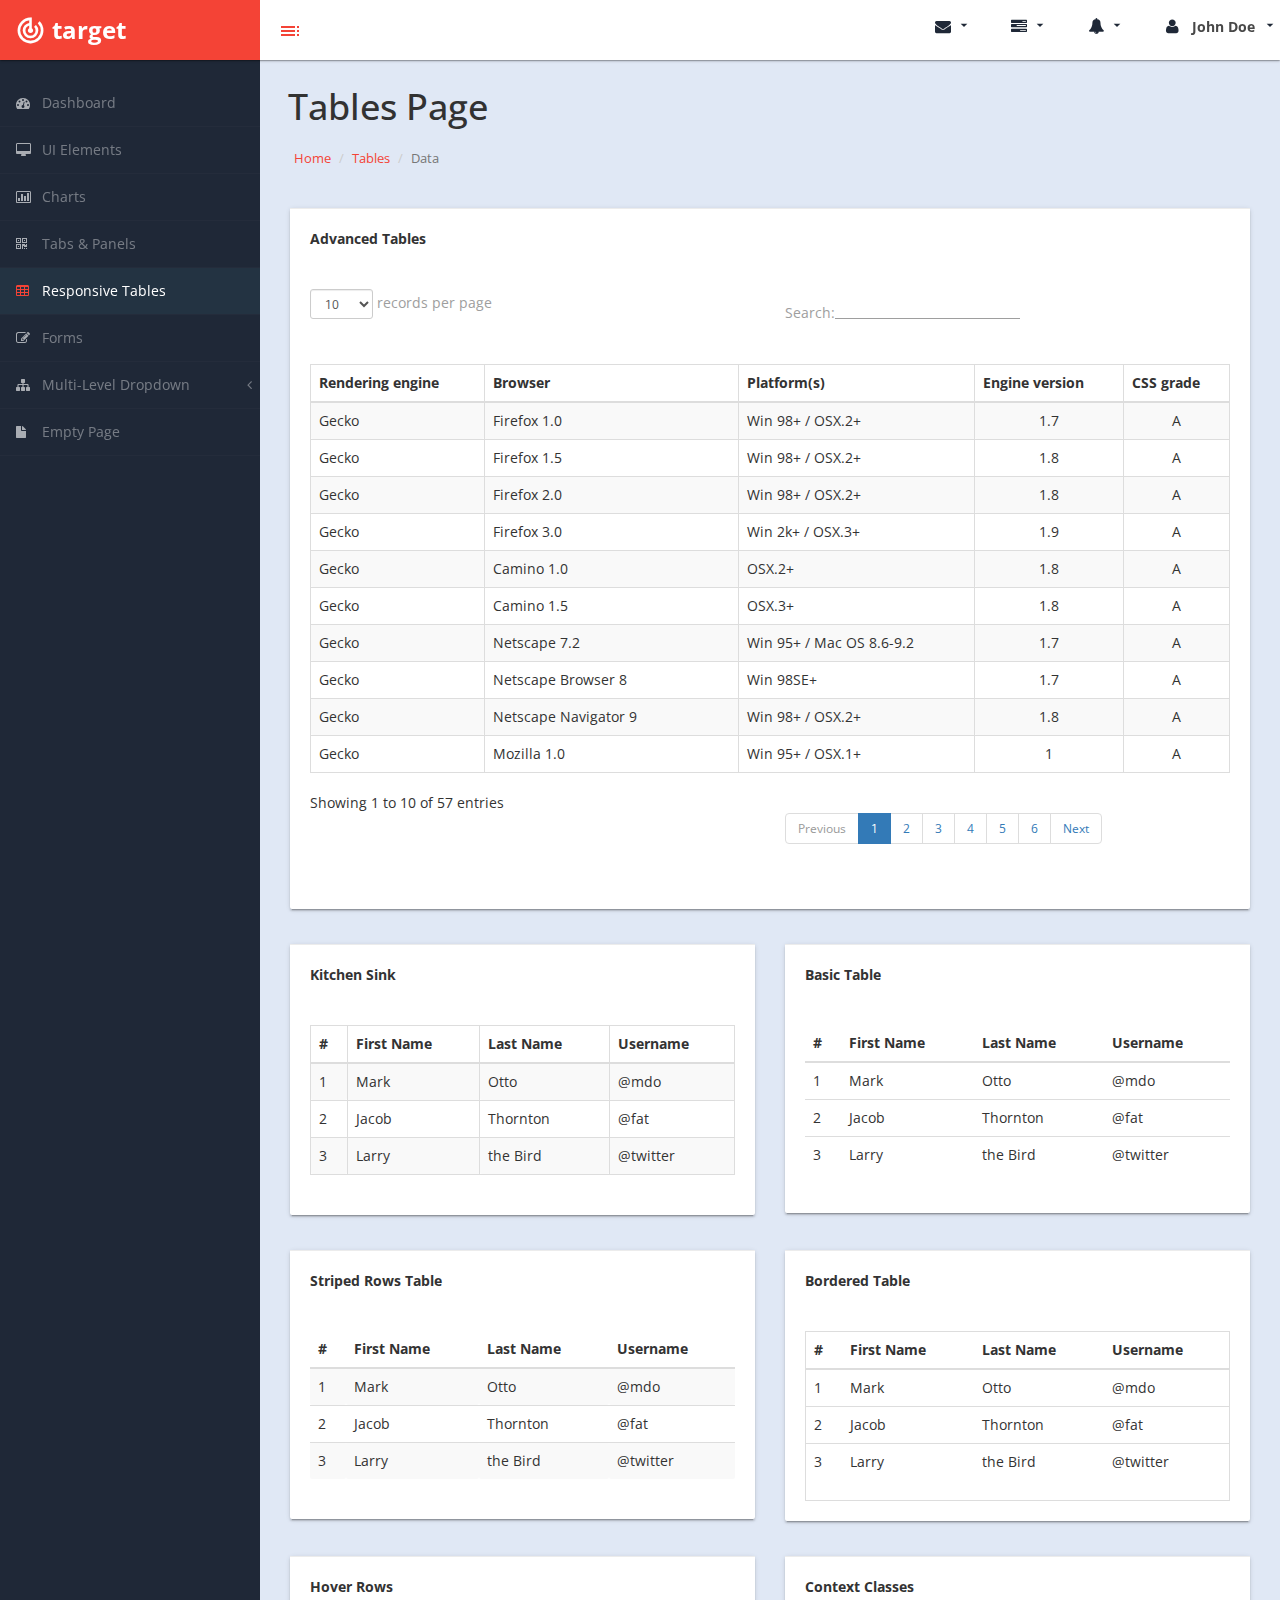
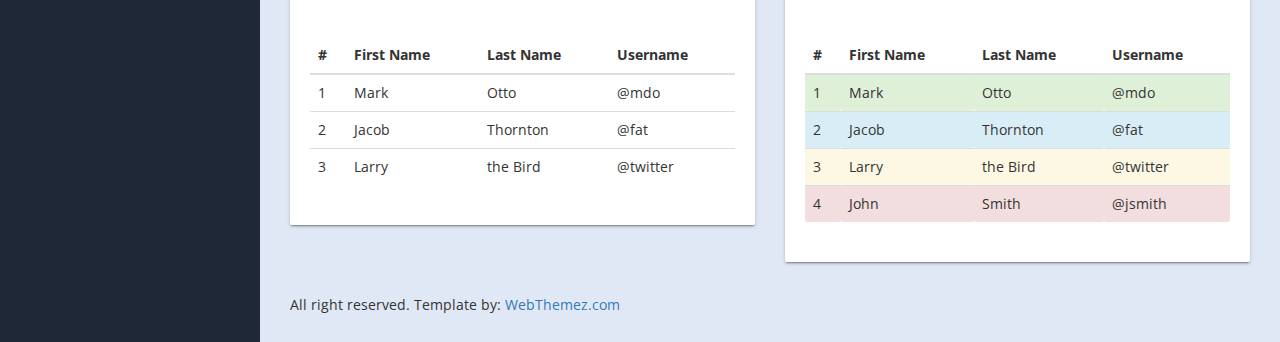
<file: Assessment Report/table.html>
﻿<!DOCTYPE html>
<html xmlns="http://www.w3.org/1999/xhtml">

<head>
    <meta charset="utf-8" />
    <meta name="viewport" content="width=device-width, initial-scale=1.0" />
    <title>Track Material Design Bootstrap Admin Template</title>
	
	<link href="https://fonts.googleapis.com/icon?family=Material+Icons" rel="stylesheet">
	<link rel="stylesheet" href="assets/materialize/css/materialize.min.css" media="screen,projection" />
    <!-- Bootstrap Styles-->
    <link href="assets/css/bootstrap.css" rel="stylesheet" />
    <!-- FontAwesome Styles-->
    <link href="assets/css/font-awesome.css" rel="stylesheet" />
    <!-- Morris Chart Styles-->
    <link href="assets/js/morris/morris-0.4.3.min.css" rel="stylesheet" />
    <!-- Custom Styles-->
    <link href="assets/css/custom-styles.css" rel="stylesheet" />
    <!-- Google Fonts-->
    <link href='http://fonts.googleapis.com/css?family=Open+Sans' rel='stylesheet' type='text/css' />
    <link rel="stylesheet" href="assets/js/Lightweight-Chart/cssCharts.css"> 
</head>
<body>
    <div id="wrapper">
        <nav class="navbar navbar-default top-navbar" role="navigation">
            <div class="navbar-header">
                <button type="button" class="navbar-toggle" data-toggle="collapse" data-target=".sidebar-collapse">
                    <span class="sr-only">Toggle navigation</span>
                    <span class="icon-bar"></span>
                    <span class="icon-bar"></span>
                    <span class="icon-bar"></span>
                </button>
                <a class="navbar-brand waves-effect waves-dark" href="index.html"><i class="large material-icons">track_changes</i> <strong>target</strong></a>
				
		<div id="sideNav" href=""><i class="material-icons dp48">toc</i></div>
            </div>

            <ul class="nav navbar-top-links navbar-right"> 
				<li><a class="dropdown-button waves-effect waves-dark" href="#!" data-activates="dropdown4"><i class="fa fa-envelope fa-fw"></i> <i class="material-icons right">arrow_drop_down</i></a></li>				
				<li><a class="dropdown-button waves-effect waves-dark" href="#!" data-activates="dropdown3"><i class="fa fa-tasks fa-fw"></i> <i class="material-icons right">arrow_drop_down</i></a></li>
				<li><a class="dropdown-button waves-effect waves-dark" href="#!" data-activates="dropdown2"><i class="fa fa-bell fa-fw"></i> <i class="material-icons right">arrow_drop_down</i></a></li>
				  <li><a class="dropdown-button waves-effect waves-dark" href="#!" data-activates="dropdown1"><i class="fa fa-user fa-fw"></i> <b>John Doe</b> <i class="material-icons right">arrow_drop_down</i></a></li>
            </ul>
        </nav>
		<!-- Dropdown Structure -->
<ul id="dropdown1" class="dropdown-content">
<li><a href="#"><i class="fa fa-user fa-fw"></i> My Profile</a>
</li>
<li><a href="#"><i class="fa fa-gear fa-fw"></i> Settings</a>
</li> 
<li><a href="#"><i class="fa fa-sign-out fa-fw"></i> Logout</a>
</li>
</ul>
<ul id="dropdown2" class="dropdown-content w250">
  <li>
                            <a href="#">
                                <div>
                                    <i class="fa fa-comment fa-fw"></i> New Comment
                                    <span class="pull-right text-muted small">4 min</span>
                                </div>
                            </a>
                        </li>
                        <li class="divider"></li>
                        <li>
                            <a href="#">
                                <div>
                                    <i class="fa fa-twitter fa-fw"></i> 3 New Followers
                                    <span class="pull-right text-muted small">12 min</span>
                                </div>
                            </a>
                        </li>
                        <li class="divider"></li>
                        <li>
                            <a href="#">
                                <div>
                                    <i class="fa fa-envelope fa-fw"></i> Message Sent
                                    <span class="pull-right text-muted small">4 min</span>
                                </div>
                            </a>
                        </li>
                        <li class="divider"></li>
                        <li>
                            <a href="#">
                                <div>
                                    <i class="fa fa-tasks fa-fw"></i> New Task
                                    <span class="pull-right text-muted small">4 min</span>
                                </div>
                            </a>
                        </li>
                        <li class="divider"></li>
                        <li>
                            <a href="#">
                                <div>
                                    <i class="fa fa-upload fa-fw"></i> Server Rebooted
                                    <span class="pull-right text-muted small">4 min</span>
                                </div>
                            </a>
                        </li>
                        <li class="divider"></li>
                        <li>
                            <a class="text-center" href="#">
                                <strong>See All Alerts</strong>
                                <i class="fa fa-angle-right"></i>
                            </a>
                        </li>
</ul>
<ul id="dropdown3" class="dropdown-content dropdown-tasks w250">
<li>
		<a href="#">
			<div>
				<p>
					<strong>Task 1</strong>
					<span class="pull-right text-muted">60% Complete</span>
				</p>
				<div class="progress progress-striped active">
					<div class="progress-bar progress-bar-success" role="progressbar" aria-valuenow="60" aria-valuemin="0" aria-valuemax="100" style="width: 60%">
						<span class="sr-only">60% Complete (success)</span>
					</div>
				</div>
			</div>
		</a>
	</li>
	<li class="divider"></li>
	<li>
		<a href="#">
			<div>
				<p>
					<strong>Task 2</strong>
					<span class="pull-right text-muted">28% Complete</span>
				</p>
				<div class="progress progress-striped active">
					<div class="progress-bar progress-bar-info" role="progressbar" aria-valuenow="28" aria-valuemin="0" aria-valuemax="100" style="width: 28%">
						<span class="sr-only">28% Complete</span>
					</div>
				</div>
			</div>
		</a>
	</li>
	<li class="divider"></li>
	<li>
		<a href="#">
			<div>
				<p>
					<strong>Task 3</strong>
					<span class="pull-right text-muted">60% Complete</span>
				</p>
				<div class="progress progress-striped active">
					<div class="progress-bar progress-bar-warning" role="progressbar" aria-valuenow="60" aria-valuemin="0" aria-valuemax="100" style="width: 60%">
						<span class="sr-only">60% Complete (warning)</span>
					</div>
				</div>
			</div>
		</a>
	</li>
	<li class="divider"></li>
	<li>
		<a href="#">
			<div>
				<p>
					<strong>Task 4</strong>
					<span class="pull-right text-muted">85% Complete</span>
				</p>
				<div class="progress progress-striped active">
					<div class="progress-bar progress-bar-danger" role="progressbar" aria-valuenow="85" aria-valuemin="0" aria-valuemax="100" style="width: 85%">
						<span class="sr-only">85% Complete (danger)</span>
					</div>
				</div>
			</div>
		</a>
	</li>
	<li class="divider"></li>
	<li>
</ul>   
<ul id="dropdown4" class="dropdown-content dropdown-tasks w250 taskList">
  <li>
                                <div>
                                    <strong>John Doe</strong>
                                    <span class="pull-right text-muted">
                                        <em>Today</em>
                                    </span>
                                </div>
                                <p>Lorem Ipsum has been the industry's standard dummy text ever since the 1500s...</p>
                            </a>
                        </li>
                        <li class="divider"></li>
                        <li>
                                <div>
                                    <strong>John Smith</strong>
                                    <span class="pull-right text-muted">
                                        <em>Yesterday</em>
                                    </span>
                                </div>
                                <p>Lorem Ipsum has been the industry's standard dummy text ever since an kwilnw...</p>
                            </a>
                        </li>
                        <li class="divider"></li>
                        <li>
                            <a href="#">
                                <div>
                                    <strong>John Smith</strong>
                                    <span class="pull-right text-muted">
                                        <em>Yesterday</em>
                                    </span>
                                </div>
                                <p>Lorem Ipsum has been the industry's standard dummy text ever since the...</p>
                            </a>
                        </li>
                        <li class="divider"></li>
                        <li>
                            <a class="text-center" href="#">
                                <strong>Read All Messages</strong>
                                <i class="fa fa-angle-right"></i>
                            </a>
                        </li>
</ul>   
	   <!--/. NAV TOP  -->
        <!--/. NAV TOP  -->
        <nav class="navbar-default navbar-side" role="navigation">
            <div class="sidebar-collapse">
                <ul class="nav" id="main-menu">

                    <li>
                        <a href="index.html" class="waves-effect waves-dark"><i class="fa fa-dashboard"></i> Dashboard</a>
                    </li>
                    <li>
                        <a href="ui-elements.html" class="waves-effect waves-dark"><i class="fa fa-desktop"></i> UI Elements</a>
                    </li>
					<li>
                        <a href="chart.html" class="waves-effect waves-dark"><i class="fa fa-bar-chart-o"></i> Charts</a>
                    </li>
                    <li>
                        <a href="tab-panel.html" class="waves-effect waves-dark"><i class="fa fa-qrcode"></i> Tabs & Panels</a>
                    </li>
                    
                    <li>
                        <a href="table.html" class="active-menu waves-effect waves-dark"><i class="fa fa-table"></i> Responsive Tables</a>
                    </li>
                    <li>
                        <a href="form.html" class="waves-effect waves-dark"><i class="fa fa-edit"></i> Forms </a>
                    </li>


                    <li>
                        <a href="#" class="waves-effect waves-dark"><i class="fa fa-sitemap"></i> Multi-Level Dropdown<span class="fa arrow"></span></a>
                        <ul class="nav nav-second-level">
                            <li>
                                <a href="#">Second Level Link</a>
                            </li>
                            <li>
                                <a href="#">Second Level Link</a>
                            </li>
                            <li>
                                <a href="#">Second Level Link<span class="fa arrow"></span></a>
                                <ul class="nav nav-third-level">
                                    <li>
                                        <a href="#">Third Level Link</a>
                                    </li>
                                    <li>
                                        <a href="#">Third Level Link</a>
                                    </li>
                                    <li>
                                        <a href="#">Third Level Link</a>
                                    </li>

                                </ul>

                            </li>
                        </ul>
                    </li>
                    <li>
                        <a href="empty.html" class="waves-effect waves-dark"><i class="fa fa-fw fa-file"></i> Empty Page</a>
                    </li>
                </ul>

            </div>

        </nav>
        <!-- /. NAV SIDE  -->
        <div id="page-wrapper" >
		  <div class="header"> 
                        <h1 class="page-header">
                            Tables Page
                        </h1>
						<ol class="breadcrumb">
					  <li><a href="#">Home</a></li>
					  <li><a href="#">Tables</a></li>
					  <li class="active">Data</li>
					</ol> 
									
		</div>
		
            <div id="page-inner"> 
               
            <div class="row">
                <div class="col-md-12">
                    <!-- Advanced Tables -->
                    <div class="card">
                        <div class="card-action">
                             Advanced Tables
                        </div>
                        <div class="card-content">
                            <div class="table-responsive">
                                <table class="table table-striped table-bordered table-hover" id="dataTables-example">
                                    <thead>
                                        <tr>
                                            <th>Rendering engine</th>
                                            <th>Browser</th>
                                            <th>Platform(s)</th>
                                            <th>Engine version</th>
                                            <th>CSS grade</th>
                                        </tr>
                                    </thead>
                                    <tbody>
                                        <tr class="odd gradeX">
                                            <td>Trident</td>
                                            <td>Internet Explorer 4.0</td>
                                            <td>Win 95+</td>
                                            <td class="center">4</td>
                                            <td class="center">X</td>
                                        </tr>
                                        <tr class="even gradeC">
                                            <td>Trident</td>
                                            <td>Internet Explorer 5.0</td>
                                            <td>Win 95+</td>
                                            <td class="center">5</td>
                                            <td class="center">C</td>
                                        </tr>
                                        <tr class="odd gradeA">
                                            <td>Trident</td>
                                            <td>Internet Explorer 5.5</td>
                                            <td>Win 95+</td>
                                            <td class="center">5.5</td>
                                            <td class="center">A</td>
                                        </tr>
                                        <tr class="even gradeA">
                                            <td>Trident</td>
                                            <td>Internet Explorer 6</td>
                                            <td>Win 98+</td>
                                            <td class="center">6</td>
                                            <td class="center">A</td>
                                        </tr>
                                        <tr class="odd gradeA">
                                            <td>Trident</td>
                                            <td>Internet Explorer 7</td>
                                            <td>Win XP SP2+</td>
                                            <td class="center">7</td>
                                            <td class="center">A</td>
                                        </tr>
                                        <tr class="even gradeA">
                                            <td>Trident</td>
                                            <td>AOL browser (AOL desktop)</td>
                                            <td>Win XP</td>
                                            <td class="center">6</td>
                                            <td class="center">A</td>
                                        </tr>
                                        <tr class="gradeA">
                                            <td>Gecko</td>
                                            <td>Firefox 1.0</td>
                                            <td>Win 98+ / OSX.2+</td>
                                            <td class="center">1.7</td>
                                            <td class="center">A</td>
                                        </tr>
                                        <tr class="gradeA">
                                            <td>Gecko</td>
                                            <td>Firefox 1.5</td>
                                            <td>Win 98+ / OSX.2+</td>
                                            <td class="center">1.8</td>
                                            <td class="center">A</td>
                                        </tr>
                                        <tr class="gradeA">
                                            <td>Gecko</td>
                                            <td>Firefox 2.0</td>
                                            <td>Win 98+ / OSX.2+</td>
                                            <td class="center">1.8</td>
                                            <td class="center">A</td>
                                        </tr>
                                        <tr class="gradeA">
                                            <td>Gecko</td>
                                            <td>Firefox 3.0</td>
                                            <td>Win 2k+ / OSX.3+</td>
                                            <td class="center">1.9</td>
                                            <td class="center">A</td>
                                        </tr>
                                        <tr class="gradeA">
                                            <td>Gecko</td>
                                            <td>Camino 1.0</td>
                                            <td>OSX.2+</td>
                                            <td class="center">1.8</td>
                                            <td class="center">A</td>
                                        </tr>
                                        <tr class="gradeA">
                                            <td>Gecko</td>
                                            <td>Camino 1.5</td>
                                            <td>OSX.3+</td>
                                            <td class="center">1.8</td>
                                            <td class="center">A</td>
                                        </tr>
                                        <tr class="gradeA">
                                            <td>Gecko</td>
                                            <td>Netscape 7.2</td>
                                            <td>Win 95+ / Mac OS 8.6-9.2</td>
                                            <td class="center">1.7</td>
                                            <td class="center">A</td>
                                        </tr>
                                        <tr class="gradeA">
                                            <td>Gecko</td>
                                            <td>Netscape Browser 8</td>
                                            <td>Win 98SE+</td>
                                            <td class="center">1.7</td>
                                            <td class="center">A</td>
                                        </tr>
                                        <tr class="gradeA">
                                            <td>Gecko</td>
                                            <td>Netscape Navigator 9</td>
                                            <td>Win 98+ / OSX.2+</td>
                                            <td class="center">1.8</td>
                                            <td class="center">A</td>
                                        </tr>
                                        <tr class="gradeA">
                                            <td>Gecko</td>
                                            <td>Mozilla 1.0</td>
                                            <td>Win 95+ / OSX.1+</td>
                                            <td class="center">1</td>
                                            <td class="center">A</td>
                                        </tr>
                                        <tr class="gradeA">
                                            <td>Gecko</td>
                                            <td>Mozilla 1.1</td>
                                            <td>Win 95+ / OSX.1+</td>
                                            <td class="center">1.1</td>
                                            <td class="center">A</td>
                                        </tr>
                                        <tr class="gradeA">
                                            <td>Gecko</td>
                                            <td>Mozilla 1.2</td>
                                            <td>Win 95+ / OSX.1+</td>
                                            <td class="center">1.2</td>
                                            <td class="center">A</td>
                                        </tr>
                                        <tr class="gradeA">
                                            <td>Gecko</td>
                                            <td>Mozilla 1.3</td>
                                            <td>Win 95+ / OSX.1+</td>
                                            <td class="center">1.3</td>
                                            <td class="center">A</td>
                                        </tr>
                                        <tr class="gradeA">
                                            <td>Gecko</td>
                                            <td>Mozilla 1.4</td>
                                            <td>Win 95+ / OSX.1+</td>
                                            <td class="center">1.4</td>
                                            <td class="center">A</td>
                                        </tr>
                                        <tr class="gradeA">
                                            <td>Gecko</td>
                                            <td>Mozilla 1.5</td>
                                            <td>Win 95+ / OSX.1+</td>
                                            <td class="center">1.5</td>
                                            <td class="center">A</td>
                                        </tr>
                                        <tr class="gradeA">
                                            <td>Gecko</td>
                                            <td>Mozilla 1.6</td>
                                            <td>Win 95+ / OSX.1+</td>
                                            <td class="center">1.6</td>
                                            <td class="center">A</td>
                                        </tr>
                                        <tr class="gradeA">
                                            <td>Gecko</td>
                                            <td>Mozilla 1.7</td>
                                            <td>Win 98+ / OSX.1+</td>
                                            <td class="center">1.7</td>
                                            <td class="center">A</td>
                                        </tr>
                                        <tr class="gradeA">
                                            <td>Gecko</td>
                                            <td>Mozilla 1.8</td>
                                            <td>Win 98+ / OSX.1+</td>
                                            <td class="center">1.8</td>
                                            <td class="center">A</td>
                                        </tr>
                                        <tr class="gradeA">
                                            <td>Gecko</td>
                                            <td>Seamonkey 1.1</td>
                                            <td>Win 98+ / OSX.2+</td>
                                            <td class="center">1.8</td>
                                            <td class="center">A</td>
                                        </tr>
                                        <tr class="gradeA">
                                            <td>Gecko</td>
                                            <td>Epiphany 2.20</td>
                                            <td>Gnome</td>
                                            <td class="center">1.8</td>
                                            <td class="center">A</td>
                                        </tr>
                                        <tr class="gradeA">
                                            <td>Webkit</td>
                                            <td>Safari 1.2</td>
                                            <td>OSX.3</td>
                                            <td class="center">125.5</td>
                                            <td class="center">A</td>
                                        </tr>
                                        <tr class="gradeA">
                                            <td>Webkit</td>
                                            <td>Safari 1.3</td>
                                            <td>OSX.3</td>
                                            <td class="center">312.8</td>
                                            <td class="center">A</td>
                                        </tr>
                                        <tr class="gradeA">
                                            <td>Webkit</td>
                                            <td>Safari 2.0</td>
                                            <td>OSX.4+</td>
                                            <td class="center">419.3</td>
                                            <td class="center">A</td>
                                        </tr>
                                        <tr class="gradeA">
                                            <td>Webkit</td>
                                            <td>Safari 3.0</td>
                                            <td>OSX.4+</td>
                                            <td class="center">522.1</td>
                                            <td class="center">A</td>
                                        </tr>
                                        <tr class="gradeA">
                                            <td>Webkit</td>
                                            <td>OmniWeb 5.5</td>
                                            <td>OSX.4+</td>
                                            <td class="center">420</td>
                                            <td class="center">A</td>
                                        </tr>
                                        <tr class="gradeA">
                                            <td>Webkit</td>
                                            <td>iPod Touch / iPhone</td>
                                            <td>iPod</td>
                                            <td class="center">420.1</td>
                                            <td class="center">A</td>
                                        </tr>
                                        <tr class="gradeA">
                                            <td>Webkit</td>
                                            <td>S60</td>
                                            <td>S60</td>
                                            <td class="center">413</td>
                                            <td class="center">A</td>
                                        </tr>
                                        <tr class="gradeA">
                                            <td>Presto</td>
                                            <td>Opera 7.0</td>
                                            <td>Win 95+ / OSX.1+</td>
                                            <td class="center">-</td>
                                            <td class="center">A</td>
                                        </tr>
                                        <tr class="gradeA">
                                            <td>Presto</td>
                                            <td>Opera 7.5</td>
                                            <td>Win 95+ / OSX.2+</td>
                                            <td class="center">-</td>
                                            <td class="center">A</td>
                                        </tr>
                                        <tr class="gradeA">
                                            <td>Presto</td>
                                            <td>Opera 8.0</td>
                                            <td>Win 95+ / OSX.2+</td>
                                            <td class="center">-</td>
                                            <td class="center">A</td>
                                        </tr>
                                        <tr class="gradeA">
                                            <td>Presto</td>
                                            <td>Opera 8.5</td>
                                            <td>Win 95+ / OSX.2+</td>
                                            <td class="center">-</td>
                                            <td class="center">A</td>
                                        </tr>
                                        <tr class="gradeA">
                                            <td>Presto</td>
                                            <td>Opera 9.0</td>
                                            <td>Win 95+ / OSX.3+</td>
                                            <td class="center">-</td>
                                            <td class="center">A</td>
                                        </tr>
                                        <tr class="gradeA">
                                            <td>Presto</td>
                                            <td>Opera 9.2</td>
                                            <td>Win 88+ / OSX.3+</td>
                                            <td class="center">-</td>
                                            <td class="center">A</td>
                                        </tr>
                                        <tr class="gradeA">
                                            <td>Presto</td>
                                            <td>Opera 9.5</td>
                                            <td>Win 88+ / OSX.3+</td>
                                            <td class="center">-</td>
                                            <td class="center">A</td>
                                        </tr>
                                        <tr class="gradeA">
                                            <td>Presto</td>
                                            <td>Opera for Wii</td>
                                            <td>Wii</td>
                                            <td class="center">-</td>
                                            <td class="center">A</td>
                                        </tr>
                                        <tr class="gradeA">
                                            <td>Presto</td>
                                            <td>Nokia N800</td>
                                            <td>N800</td>
                                            <td class="center">-</td>
                                            <td class="center">A</td>
                                        </tr>
                                        <tr class="gradeA">
                                            <td>Presto</td>
                                            <td>Nintendo DS browser</td>
                                            <td>Nintendo DS</td>
                                            <td class="center">8.5</td>
                                            <td class="center">C/A<sup>1</sup>
                                            </td>
                                        </tr>
                                        <tr class="gradeC">
                                            <td>KHTML</td>
                                            <td>Konqureror 3.1</td>
                                            <td>KDE 3.1</td>
                                            <td class="center">3.1</td>
                                            <td class="center">C</td>
                                        </tr>
                                        <tr class="gradeA">
                                            <td>KHTML</td>
                                            <td>Konqureror 3.3</td>
                                            <td>KDE 3.3</td>
                                            <td class="center">3.3</td>
                                            <td class="center">A</td>
                                        </tr>
                                        <tr class="gradeA">
                                            <td>KHTML</td>
                                            <td>Konqureror 3.5</td>
                                            <td>KDE 3.5</td>
                                            <td class="center">3.5</td>
                                            <td class="center">A</td>
                                        </tr>
                                        <tr class="gradeX">
                                            <td>Tasman</td>
                                            <td>Internet Explorer 4.5</td>
                                            <td>Mac OS 8-9</td>
                                            <td class="center">-</td>
                                            <td class="center">X</td>
                                        </tr>
                                        <tr class="gradeC">
                                            <td>Tasman</td>
                                            <td>Internet Explorer 5.1</td>
                                            <td>Mac OS 7.6-9</td>
                                            <td class="center">1</td>
                                            <td class="center">C</td>
                                        </tr>
                                        <tr class="gradeC">
                                            <td>Tasman</td>
                                            <td>Internet Explorer 5.2</td>
                                            <td>Mac OS 8-X</td>
                                            <td class="center">1</td>
                                            <td class="center">C</td>
                                        </tr>
                                        <tr class="gradeA">
                                            <td>Misc</td>
                                            <td>NetFront 3.1</td>
                                            <td>Embedded devices</td>
                                            <td class="center">-</td>
                                            <td class="center">C</td>
                                        </tr>
                                        <tr class="gradeA">
                                            <td>Misc</td>
                                            <td>NetFront 3.4</td>
                                            <td>Embedded devices</td>
                                            <td class="center">-</td>
                                            <td class="center">A</td>
                                        </tr>
                                        <tr class="gradeX">
                                            <td>Misc</td>
                                            <td>Dillo 0.8</td>
                                            <td>Embedded devices</td>
                                            <td class="center">-</td>
                                            <td class="center">X</td>
                                        </tr>
                                        <tr class="gradeX">
                                            <td>Misc</td>
                                            <td>Links</td>
                                            <td>Text only</td>
                                            <td class="center">-</td>
                                            <td class="center">X</td>
                                        </tr>
                                        <tr class="gradeX">
                                            <td>Misc</td>
                                            <td>Lynx</td>
                                            <td>Text only</td>
                                            <td class="center">-</td>
                                            <td class="center">X</td>
                                        </tr>
                                        <tr class="gradeC">
                                            <td>Misc</td>
                                            <td>IE Mobile</td>
                                            <td>Windows Mobile 6</td>
                                            <td class="center">-</td>
                                            <td class="center">C</td>
                                        </tr>
                                        <tr class="gradeC">
                                            <td>Misc</td>
                                            <td>PSP browser</td>
                                            <td>PSP</td>
                                            <td class="center">-</td>
                                            <td class="center">C</td>
                                        </tr>
                                        <tr class="gradeU">
                                            <td>Other browsers</td>
                                            <td>All others</td>
                                            <td>-</td>
                                            <td class="center">-</td>
                                            <td class="center">U</td>
                                        </tr>
                                    </tbody>
                                </table>
                            </div>
                            
                        </div>
                    </div>
                    <!--End Advanced Tables -->
                </div>
            </div>
                <!-- /. ROW  -->
            <div class="row">
                <div class="col-md-6">
                  <!--   Kitchen Sink -->
                    <div class="card">
                        <div class="card-action">
                            Kitchen Sink
                        </div>
                        <div class="card-content">
                            <div class="table-responsive">
                                <table class="table table-striped table-bordered table-hover">
                                    <thead>
                                        <tr>
                                            <th>#</th>
                                            <th>First Name</th>
                                            <th>Last Name</th>
                                            <th>Username</th>
                                        </tr>
                                    </thead>
                                    <tbody>
                                        <tr>
                                            <td>1</td>
                                            <td>Mark</td>
                                            <td>Otto</td>
                                            <td>@mdo</td>
                                        </tr>
                                        <tr>
                                            <td>2</td>
                                            <td>Jacob</td>
                                            <td>Thornton</td>
                                            <td>@fat</td>
                                        </tr>
                                        <tr>
                                            <td>3</td>
                                            <td>Larry</td>
                                            <td>the Bird</td>
                                            <td>@twitter</td>
                                        </tr>
                                    </tbody>
                                </table>
                            </div>
                        </div>
                    </div>
                     <!-- End  Kitchen Sink -->
                </div>
                <div class="col-md-6">
                     <!--   Basic Table  -->
                    <div class="card">
                        <div class="card-action">
                            Basic Table
                        </div>
                        <div class="card-content">
                            <div class="table-responsive">
                                <table class="table">
                                    <thead>
                                        <tr>
                                            <th>#</th>
                                            <th>First Name</th>
                                            <th>Last Name</th>
                                            <th>Username</th>
                                        </tr>
                                    </thead>
                                    <tbody>
                                        <tr>
                                            <td>1</td>
                                            <td>Mark</td>
                                            <td>Otto</td>
                                            <td>@mdo</td>
                                        </tr>
                                        <tr>
                                            <td>2</td>
                                            <td>Jacob</td>
                                            <td>Thornton</td>
                                            <td>@fat</td>
                                        </tr>
                                        <tr>
                                            <td>3</td>
                                            <td>Larry</td>
                                            <td>the Bird</td>
                                            <td>@twitter</td>
                                        </tr>
                                    </tbody>
                                </table>
                            </div>
                        </div>
                    </div>
                      <!-- End  Basic Table  -->
                </div>
            </div>
                <!-- /. ROW  -->
            <div class="row">
                <div class="col-md-6">
                      <!--    Striped Rows Table  -->
                    <div class="card">
                        <div class="card-action">
                            Striped Rows Table
                        </div>
                        <div class="card-content">
                            <div class="table-responsive">
                                <table class="table table-striped">
                                    <thead>
                                        <tr>
                                            <th>#</th>
                                            <th>First Name</th>
                                            <th>Last Name</th>
                                            <th>Username</th>
                                        </tr>
                                    </thead>
                                    <tbody>
                                        <tr>
                                            <td>1</td>
                                            <td>Mark</td>
                                            <td>Otto</td>
                                            <td>@mdo</td>
                                        </tr>
                                        <tr>
                                            <td>2</td>
                                            <td>Jacob</td>
                                            <td>Thornton</td>
                                            <td>@fat</td>
                                        </tr>
                                        <tr>
                                            <td>3</td>
                                            <td>Larry</td>
                                            <td>the Bird</td>
                                            <td>@twitter</td>
                                        </tr>
                                    </tbody>
                                </table>
                            </div>
                        </div>
                    </div>
                    <!--  End  Striped Rows Table  -->
                </div>
                <div class="col-md-6">
                    <!--    Bordered Table  -->
                    <div class="card">
                        <div class="card-action">
                            Bordered Table
                        </div>
                        <!-- /.panel-heading -->
                        <div class="card-content">
                            <div class="table-responsive table-bordered">
                                <table class="table">
                                    <thead>
                                        <tr>
                                            <th>#</th>
                                            <th>First Name</th>
                                            <th>Last Name</th>
                                            <th>Username</th>
                                        </tr>
                                    </thead>
                                    <tbody>
                                        <tr>
                                            <td>1</td>
                                            <td>Mark</td>
                                            <td>Otto</td>
                                            <td>@mdo</td>
                                        </tr>
                                        <tr>
                                            <td>2</td>
                                            <td>Jacob</td>
                                            <td>Thornton</td>
                                            <td>@fat</td>
                                        </tr>
                                        <tr>
                                            <td>3</td>
                                            <td>Larry</td>
                                            <td>the Bird</td>
                                            <td>@twitter</td>
                                        </tr>
                                    </tbody>
                                </table>
                            </div>
                        </div>
                    </div>
                     <!--  End  Bordered Table  -->
                </div>
            </div>
                <!-- /. ROW  -->
            <div class="row">
                <div class="col-md-6">
                     <!--    Hover Rows  -->
                    <div class="card">
                        <div class="card-action">
                            Hover Rows
                        </div>
                        <div class="card-content">
                            <div class="table-responsive">
                                <table class="table table-hover">
                                    <thead>
                                        <tr>
                                            <th>#</th>
                                            <th>First Name</th>
                                            <th>Last Name</th>
                                            <th>Username</th>
                                        </tr>
                                    </thead>
                                    <tbody>
                                        <tr>
                                            <td>1</td>
                                            <td>Mark</td>
                                            <td>Otto</td>
                                            <td>@mdo</td>
                                        </tr>
                                        <tr>
                                            <td>2</td>
                                            <td>Jacob</td>
                                            <td>Thornton</td>
                                            <td>@fat</td>
                                        </tr>
                                        <tr>
                                            <td>3</td>
                                            <td>Larry</td>
                                            <td>the Bird</td>
                                            <td>@twitter</td>
                                        </tr>
                                    </tbody>
                                </table>
                            </div>
                        </div>
                    </div>
                    <!-- End  Hover Rows  -->
                </div>
                <div class="col-md-6">
                     <!--    Context Classes  -->
                    <div class="card">
                       
                        <div class="card-action">
                            Context Classes
                        </div>
                        
                        <div class="card-content">
                            <div class="table-responsive">
                                <table class="table">
                                    <thead>
                                        <tr>
                                            <th>#</th>
                                            <th>First Name</th>
                                            <th>Last Name</th>
                                            <th>Username</th>
                                        </tr>
                                    </thead>
                                    <tbody>
                                        <tr class="success">
                                            <td>1</td>
                                            <td>Mark</td>
                                            <td>Otto</td>
                                            <td>@mdo</td>
                                        </tr>
                                        <tr class="info">
                                            <td>2</td>
                                            <td>Jacob</td>
                                            <td>Thornton</td>
                                            <td>@fat</td>
                                        </tr>
                                        <tr class="warning">
                                            <td>3</td>
                                            <td>Larry</td>
                                            <td>the Bird</td>
                                            <td>@twitter</td>
                                        </tr>
                                        <tr class="danger">
                                            <td>4</td>
                                            <td>John</td>
                                            <td>Smith</td>
                                            <td>@jsmith</td>
                                        </tr>
                                    </tbody>
                                </table>
                            </div>
                        </div>
                    </div>
                    <!--  end  Context Classes  -->
                </div>
            </div>
                <!-- /. ROW  -->
         
               <footer><p>All right reserved. Template by: <a href="https://webthemez.com/admin-template/">WebThemez.com</a></p></footer>
    </div>
             <!-- /. PAGE INNER  -->
            </div>
         <!-- /. PAGE WRAPPER  -->
     <!-- /. WRAPPER  -->
    <!-- JS Scripts-->
 

    <!-- jQuery Js -->
    <script src="assets/js/jquery-1.10.2.js"></script>
	
	<!-- Bootstrap Js -->
    <script src="assets/js/bootstrap.min.js"></script>
	
	<script src="assets/materialize/js/materialize.min.js"></script>
	
    <!-- Metis Menu Js -->
    <script src="assets/js/jquery.metisMenu.js"></script>
    <!-- Morris Chart Js -->
    <script src="assets/js/morris/raphael-2.1.0.min.js"></script>
    <script src="assets/js/morris/morris.js"></script>
	
	
	<script src="assets/js/easypiechart.js"></script>
	<script src="assets/js/easypiechart-data.js"></script>
	
	 <script src="assets/js/Lightweight-Chart/jquery.chart.js"></script>
	 <!-- DATA TABLE SCRIPTS -->
    <script src="assets/js/dataTables/jquery.dataTables.js"></script>
    <script src="assets/js/dataTables/dataTables.bootstrap.js"></script>
        <script>
            $(document).ready(function () {
                $('#dataTables-example').dataTable();
            });
    </script>
    <!-- Custom Js -->
    <script src="assets/js/custom-scripts.js"></script> 
 

</body>

</html>
</file>
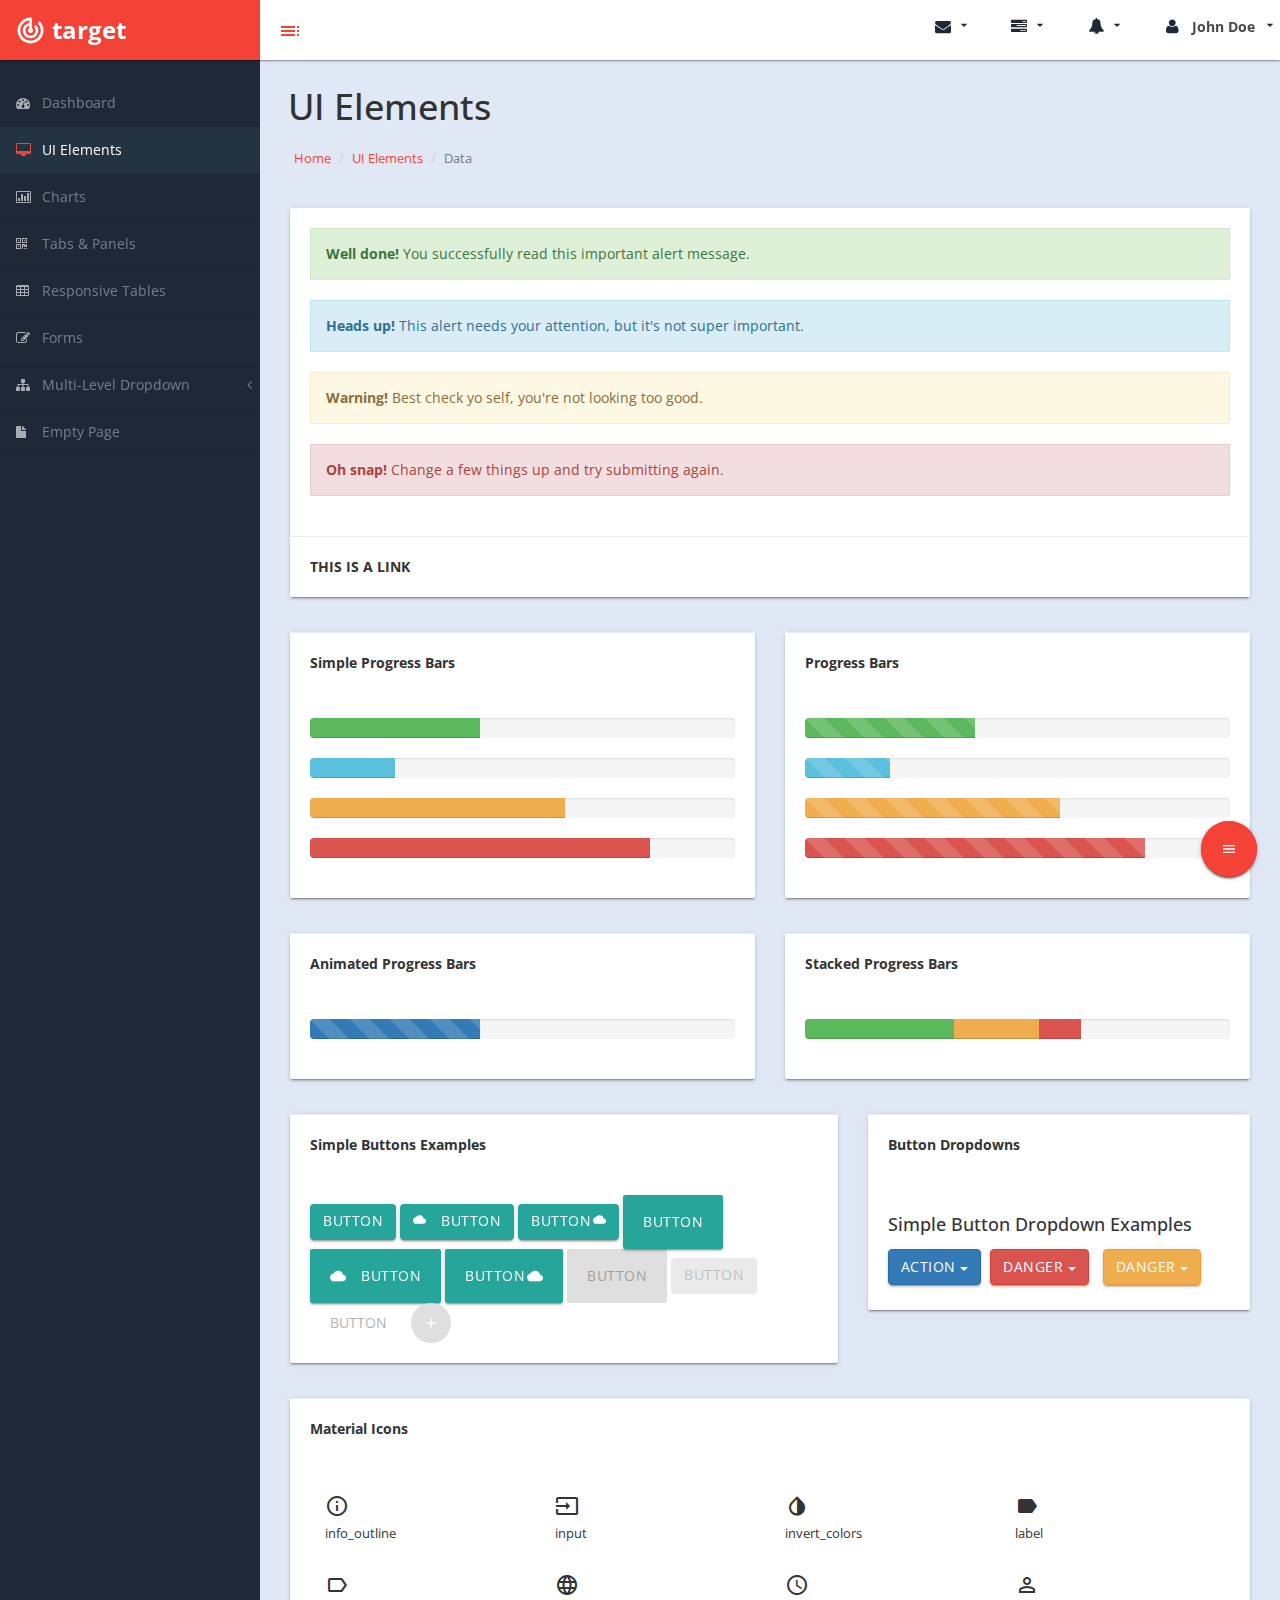
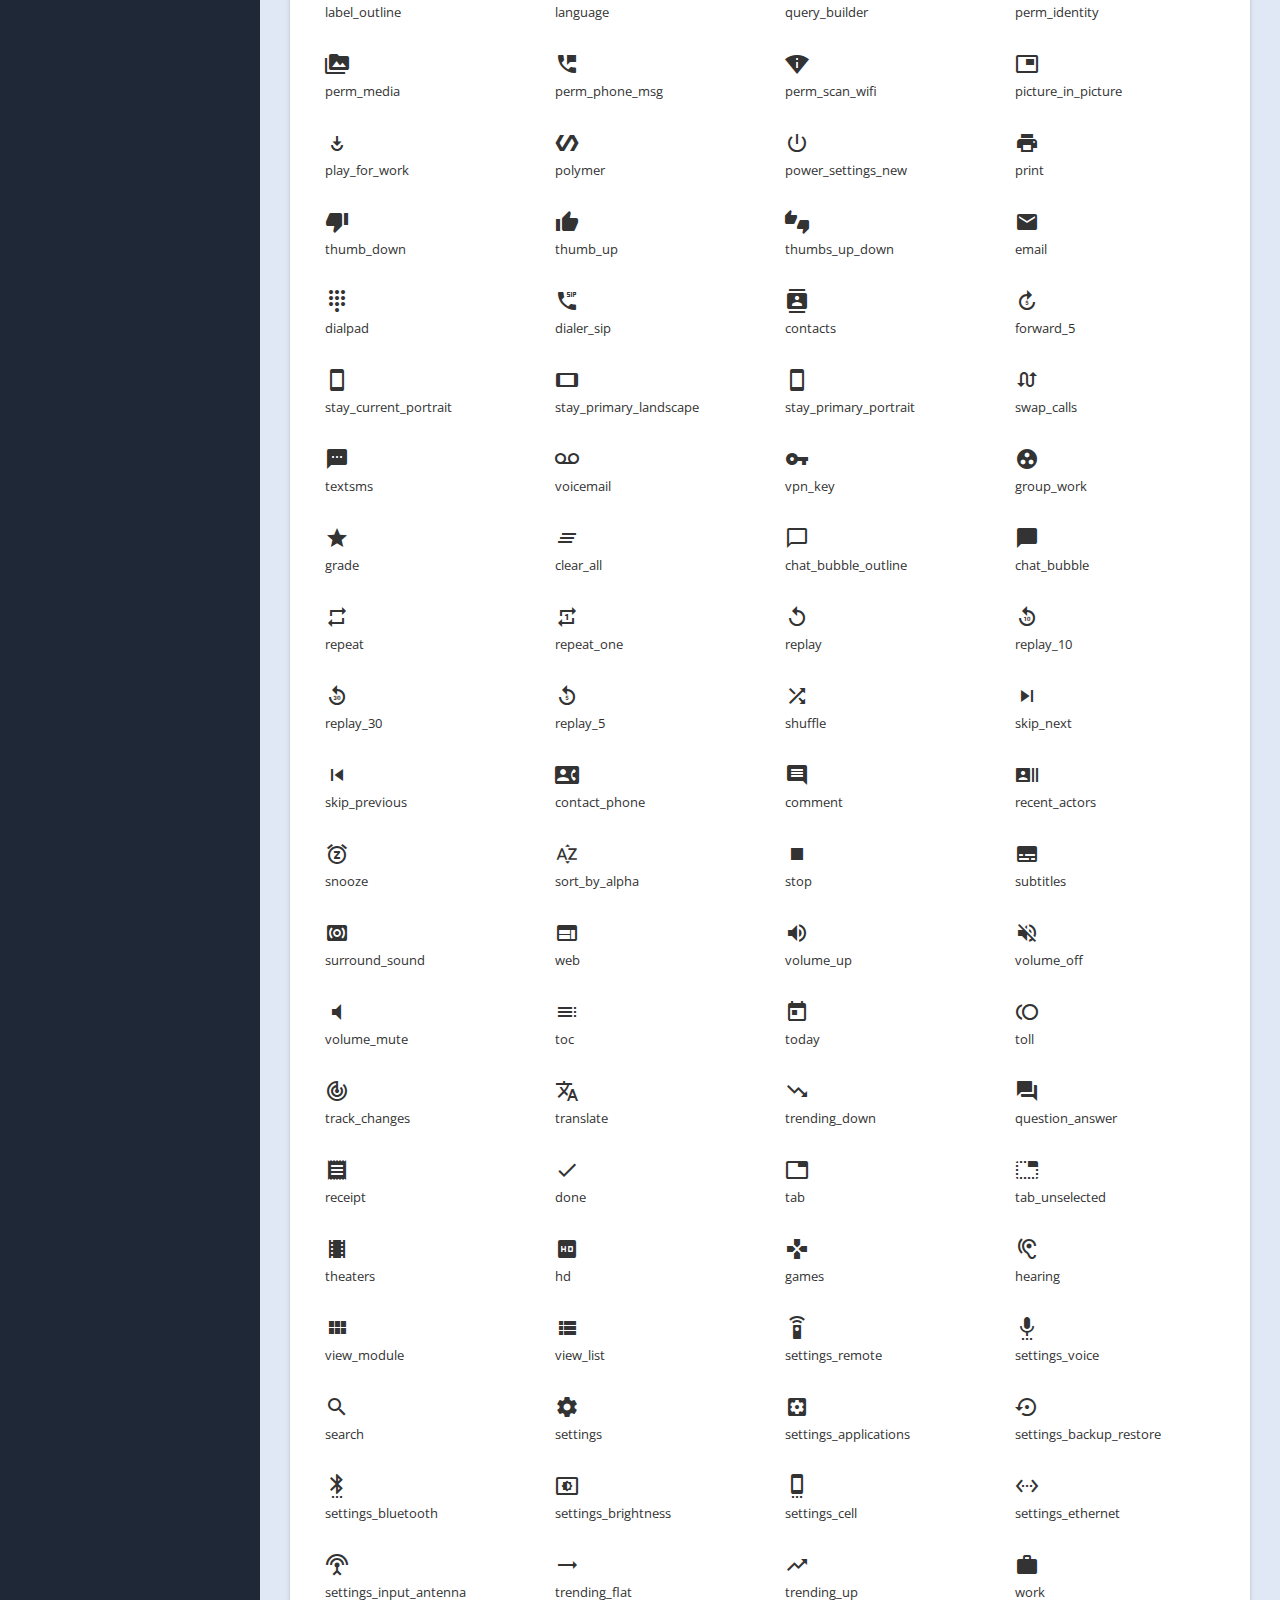
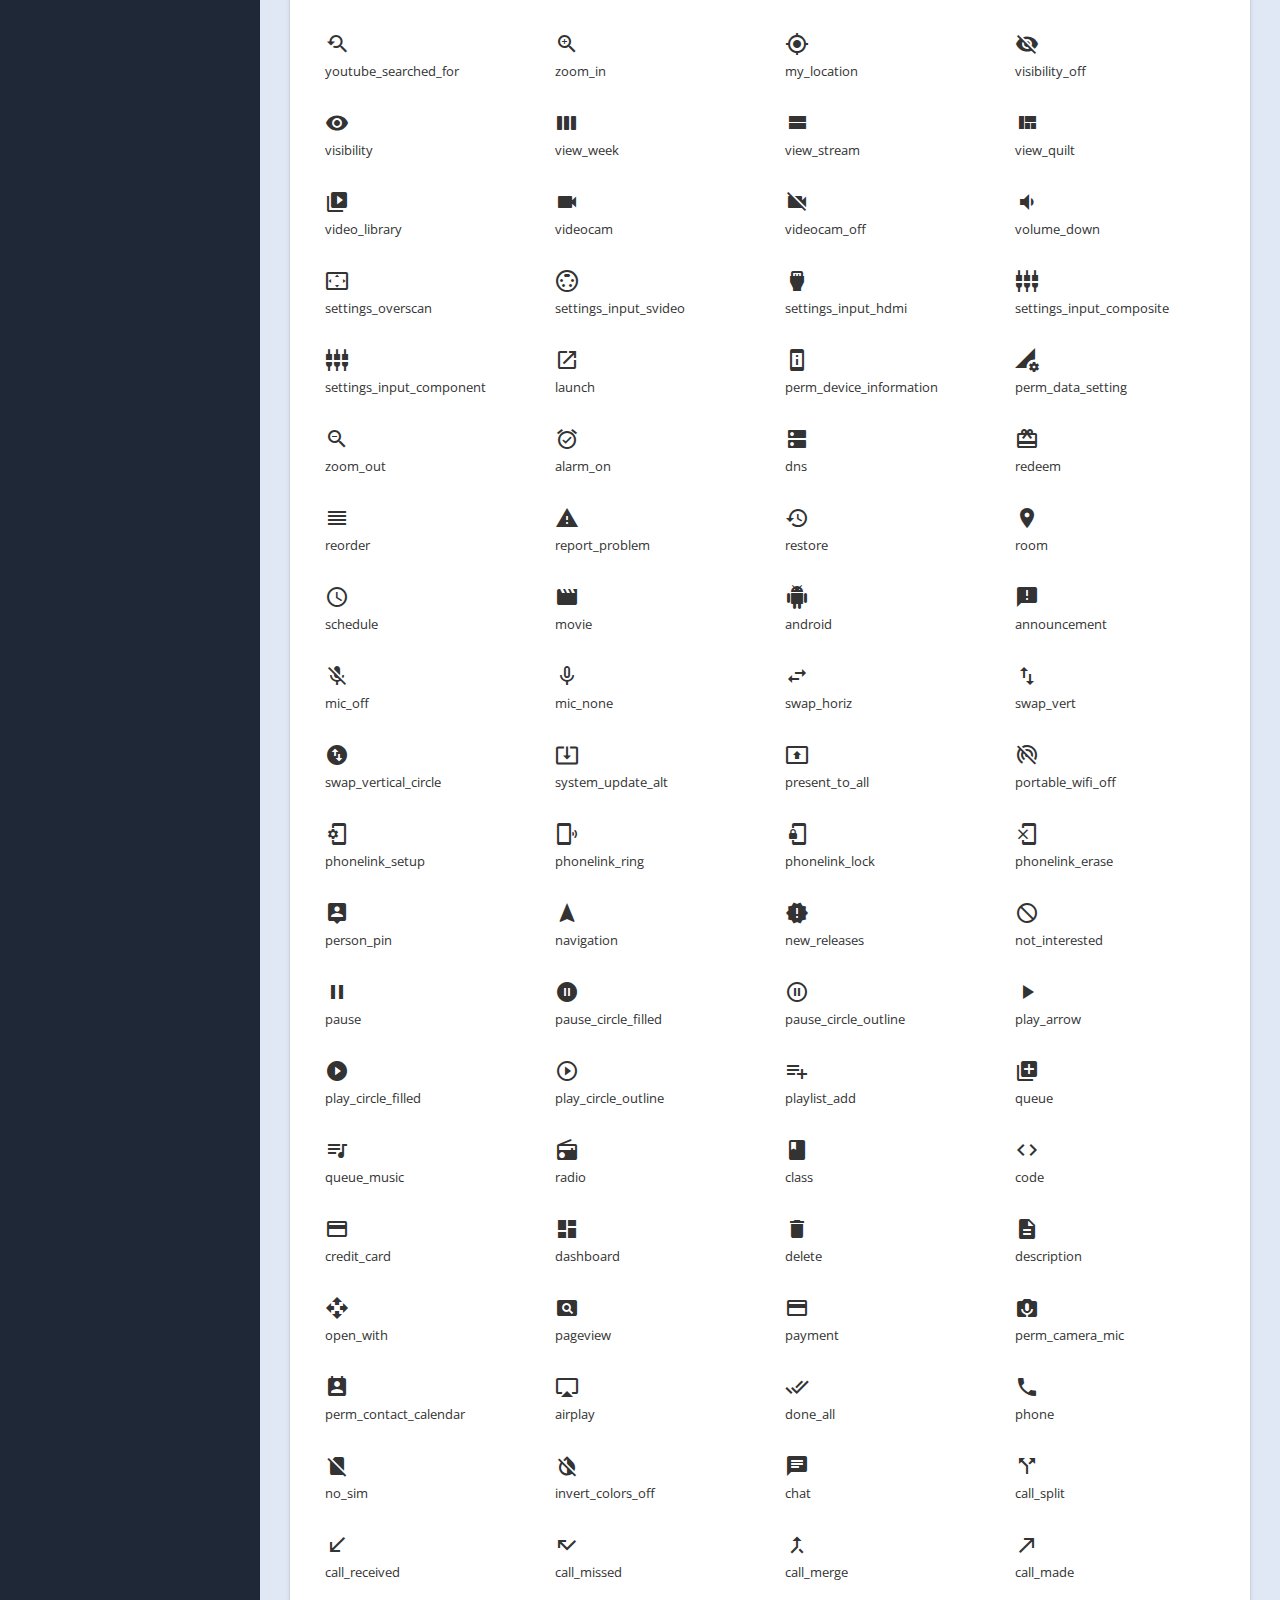
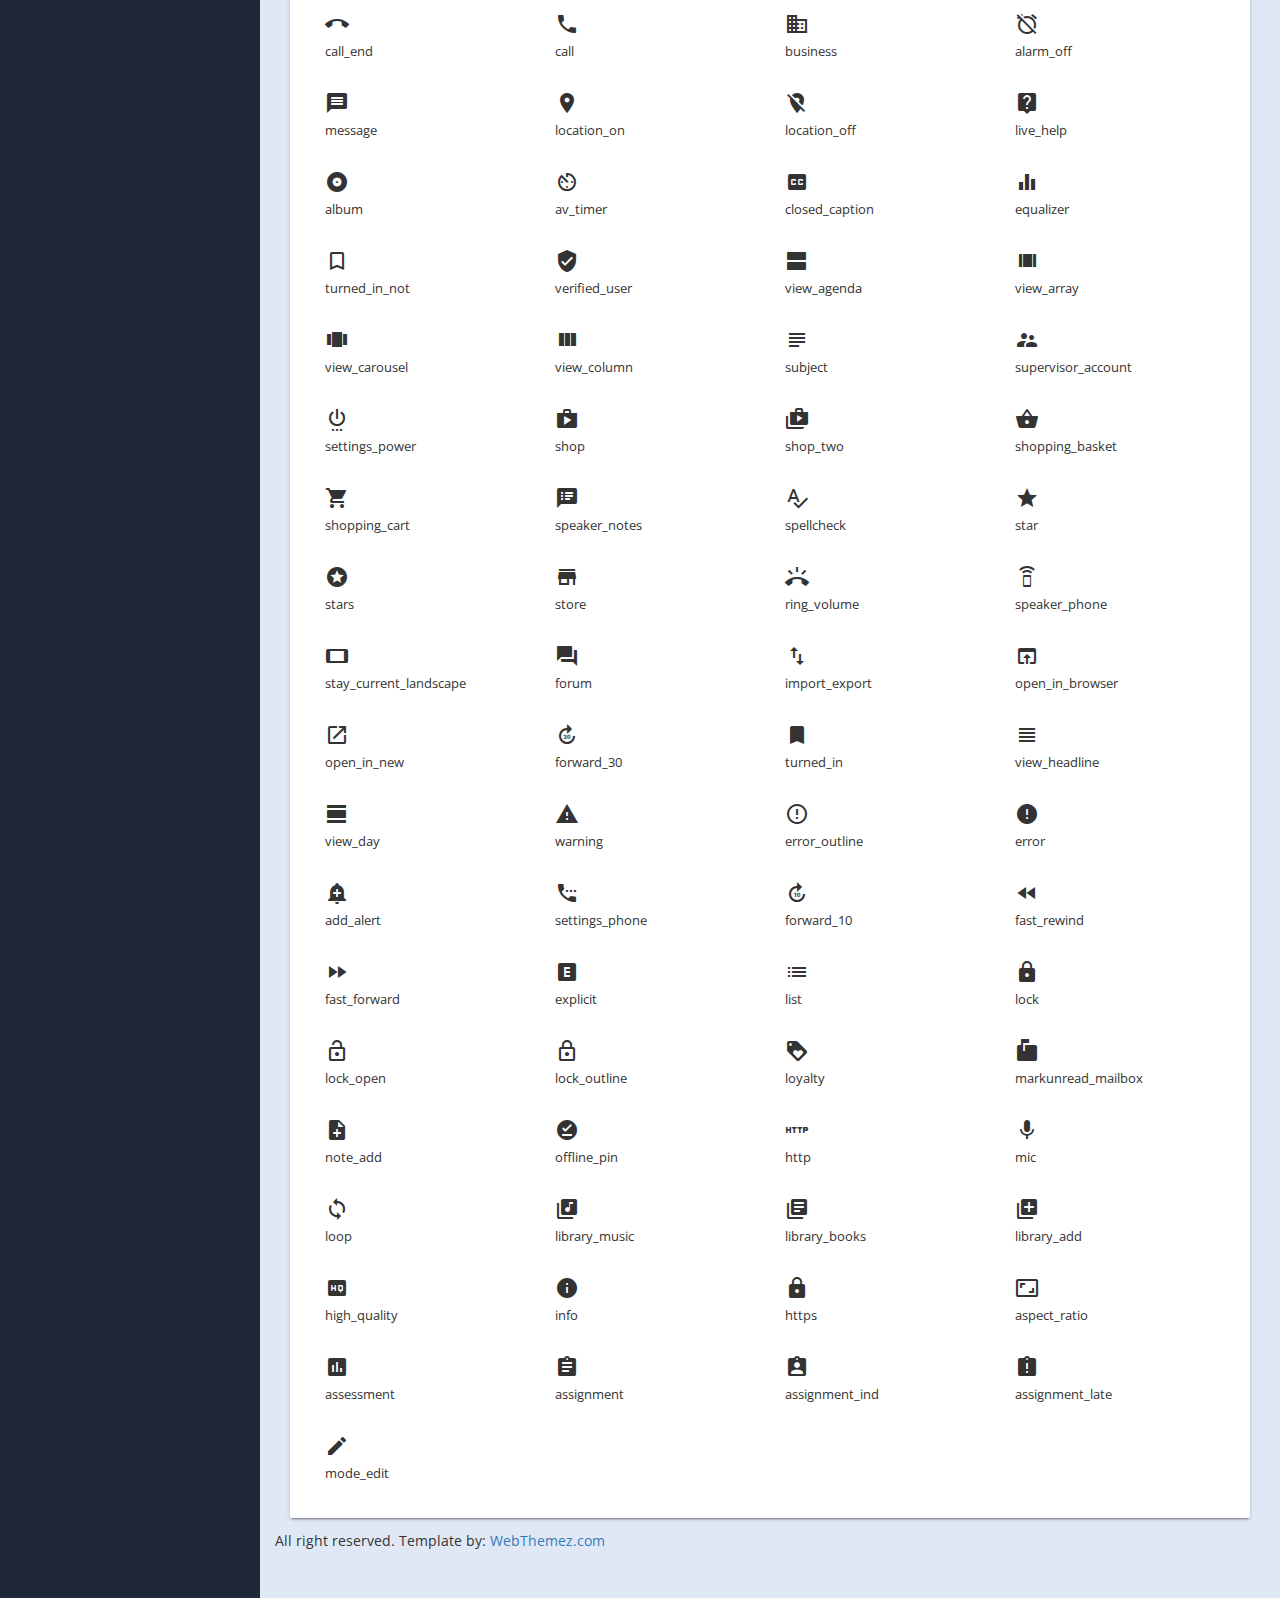
<file: Assessment Report/ui-elements.html>
﻿<!DOCTYPE html>
<html xmlns="http://www.w3.org/1999/xhtml">

<head>
    <meta charset="utf-8" />
    <meta name="viewport" content="width=device-width, initial-scale=1.0" />
    <title>Target Material Design Bootstrap Admin Template</title>
	
	<link href="https://fonts.googleapis.com/icon?family=Material+Icons" rel="stylesheet">
	<link rel="stylesheet" href="assets/materialize/css/materialize.min.css" media="screen,projection" />
    <!-- Bootstrap Styles-->
    <link href="assets/css/bootstrap.css" rel="stylesheet" />
    <!-- FontAwesome Styles-->
    <link href="assets/css/font-awesome.css" rel="stylesheet" />
    <!-- Morris Chart Styles-->
    <link href="assets/js/morris/morris-0.4.3.min.css" rel="stylesheet" />
    <!-- Custom Styles-->
    <link href="assets/css/custom-styles.css" rel="stylesheet" />
    <!-- Google Fonts-->
    <link href='http://fonts.googleapis.com/css?family=Open+Sans' rel='stylesheet' type='text/css' />
    <link rel="stylesheet" href="assets/js/Lightweight-Chart/cssCharts.css"> 
</head>
<body>
    <div id="wrapper">
        <nav class="navbar navbar-default top-navbar" role="navigation">
            <div class="navbar-header">
                <button type="button" class="navbar-toggle" data-toggle="collapse" data-target=".sidebar-collapse">
                    <span class="sr-only">Toggle navigation</span>
                    <span class="icon-bar"></span>
                    <span class="icon-bar"></span>
                    <span class="icon-bar"></span>
                </button>
                <a class="navbar-brand waves-effect waves-dark" href="index.html"><i class="large material-icons">track_changes</i> <strong>target</strong></a>
				
		<div id="sideNav" href=""><i class="material-icons dp48">toc</i></div>
            </div>

            <ul class="nav navbar-top-links navbar-right"> 
				<li><a class="dropdown-button waves-effect waves-dark" href="#!" data-activates="dropdown4"><i class="fa fa-envelope fa-fw"></i> <i class="material-icons right">arrow_drop_down</i></a></li>				
				<li><a class="dropdown-button waves-effect waves-dark" href="#!" data-activates="dropdown3"><i class="fa fa-tasks fa-fw"></i> <i class="material-icons right">arrow_drop_down</i></a></li>
				<li><a class="dropdown-button waves-effect waves-dark" href="#!" data-activates="dropdown2"><i class="fa fa-bell fa-fw"></i> <i class="material-icons right">arrow_drop_down</i></a></li>
				  <li><a class="dropdown-button waves-effect waves-dark" href="#!" data-activates="dropdown1"><i class="fa fa-user fa-fw"></i> <b>John Doe</b> <i class="material-icons right">arrow_drop_down</i></a></li>
            </ul>
        </nav>
		<!-- Dropdown Structure -->
<ul id="dropdown1" class="dropdown-content">
<li><a href="#"><i class="fa fa-user fa-fw"></i> My Profile</a>
</li>
<li><a href="#"><i class="fa fa-gear fa-fw"></i> Settings</a>
</li> 
<li><a href="#"><i class="fa fa-sign-out fa-fw"></i> Logout</a>
</li>
</ul>
<ul id="dropdown2" class="dropdown-content w250">
  <li>
                            <a href="#">
                                <div>
                                    <i class="fa fa-comment fa-fw"></i> New Comment
                                    <span class="pull-right text-muted small">4 min</span>
                                </div>
                            </a>
                        </li>
                        <li class="divider"></li>
                        <li>
                            <a href="#">
                                <div>
                                    <i class="fa fa-twitter fa-fw"></i> 3 New Followers
                                    <span class="pull-right text-muted small">12 min</span>
                                </div>
                            </a>
                        </li>
                        <li class="divider"></li>
                        <li>
                            <a href="#">
                                <div>
                                    <i class="fa fa-envelope fa-fw"></i> Message Sent
                                    <span class="pull-right text-muted small">4 min</span>
                                </div>
                            </a>
                        </li>
                        <li class="divider"></li>
                        <li>
                            <a href="#">
                                <div>
                                    <i class="fa fa-tasks fa-fw"></i> New Task
                                    <span class="pull-right text-muted small">4 min</span>
                                </div>
                            </a>
                        </li>
                        <li class="divider"></li>
                        <li>
                            <a href="#">
                                <div>
                                    <i class="fa fa-upload fa-fw"></i> Server Rebooted
                                    <span class="pull-right text-muted small">4 min</span>
                                </div>
                            </a>
                        </li>
                        <li class="divider"></li>
                        <li>
                            <a class="text-center" href="#">
                                <strong>See All Alerts</strong>
                                <i class="fa fa-angle-right"></i>
                            </a>
                        </li>
</ul>
<ul id="dropdown3" class="dropdown-content dropdown-tasks w250">
<li>
		<a href="#">
			<div>
				<p>
					<strong>Task 1</strong>
					<span class="pull-right text-muted">60% Complete</span>
				</p>
				<div class="progress progress-striped active">
					<div class="progress-bar progress-bar-success" role="progressbar" aria-valuenow="60" aria-valuemin="0" aria-valuemax="100" style="width: 60%">
						<span class="sr-only">60% Complete (success)</span>
					</div>
				</div>
			</div>
		</a>
	</li>
	<li class="divider"></li>
	<li>
		<a href="#">
			<div>
				<p>
					<strong>Task 2</strong>
					<span class="pull-right text-muted">28% Complete</span>
				</p>
				<div class="progress progress-striped active">
					<div class="progress-bar progress-bar-info" role="progressbar" aria-valuenow="28" aria-valuemin="0" aria-valuemax="100" style="width: 28%">
						<span class="sr-only">28% Complete</span>
					</div>
				</div>
			</div>
		</a>
	</li>
	<li class="divider"></li>
	<li>
		<a href="#">
			<div>
				<p>
					<strong>Task 3</strong>
					<span class="pull-right text-muted">60% Complete</span>
				</p>
				<div class="progress progress-striped active">
					<div class="progress-bar progress-bar-warning" role="progressbar" aria-valuenow="60" aria-valuemin="0" aria-valuemax="100" style="width: 60%">
						<span class="sr-only">60% Complete (warning)</span>
					</div>
				</div>
			</div>
		</a>
	</li>
	<li class="divider"></li>
	<li>
		<a href="#">
			<div>
				<p>
					<strong>Task 4</strong>
					<span class="pull-right text-muted">85% Complete</span>
				</p>
				<div class="progress progress-striped active">
					<div class="progress-bar progress-bar-danger" role="progressbar" aria-valuenow="85" aria-valuemin="0" aria-valuemax="100" style="width: 85%">
						<span class="sr-only">85% Complete (danger)</span>
					</div>
				</div>
			</div>
		</a>
	</li>
	<li class="divider"></li>
	<li>
</ul>   
<ul id="dropdown4" class="dropdown-content dropdown-tasks w250 taskList">
  <li>
                                <div>
                                    <strong>John Doe</strong>
                                    <span class="pull-right text-muted">
                                        <em>Today</em>
                                    </span>
                                </div>
                                <p>Lorem Ipsum has been the industry's standard dummy text ever since the 1500s...</p>
                            </a>
                        </li>
                        <li class="divider"></li>
                        <li>
                                <div>
                                    <strong>John Smith</strong>
                                    <span class="pull-right text-muted">
                                        <em>Yesterday</em>
                                    </span>
                                </div>
                                <p>Lorem Ipsum has been the industry's standard dummy text ever since an kwilnw...</p>
                            </a>
                        </li>
                        <li class="divider"></li>
                        <li>
                            <a href="#">
                                <div>
                                    <strong>John Smith</strong>
                                    <span class="pull-right text-muted">
                                        <em>Yesterday</em>
                                    </span>
                                </div>
                                <p>Lorem Ipsum has been the industry's standard dummy text ever since the...</p>
                            </a>
                        </li>
                        <li class="divider"></li>
                        <li>
                            <a class="text-center" href="#">
                                <strong>Read All Messages</strong>
                                <i class="fa fa-angle-right"></i>
                            </a>
                        </li>
</ul>  
	   <!--/. NAV TOP  -->
        <!--/. NAV TOP  -->
        <nav class="navbar-default navbar-side" role="navigation">
            <div class="sidebar-collapse">
                <ul class="nav" id="main-menu">

                    <li>
                        <a href="index.html" class="waves-effect waves-dark"><i class="fa fa-dashboard"></i> Dashboard</a>
                    </li>
                    <li>
                        <a href="ui-elements.html" class="active-menu waves-effect waves-dark"><i class="fa fa-desktop"></i> UI Elements</a>
                    </li>
					<li>
                        <a href="chart.html" class="waves-effect waves-dark"><i class="fa fa-bar-chart-o"></i> Charts</a>
                    </li>
                    <li>
                        <a href="tab-panel.html" class="waves-effect waves-dark"><i class="fa fa-qrcode"></i> Tabs & Panels</a>
                    </li>
                    
                    <li>
                        <a href="table.html" class="waves-effect waves-dark"><i class="fa fa-table"></i> Responsive Tables</a>
                    </li>
                    <li>
                        <a href="form.html" class="waves-effect waves-dark"><i class="fa fa-edit"></i> Forms </a>
                    </li>


                    <li>
                        <a href="#" class="waves-effect waves-dark"><i class="fa fa-sitemap"></i> Multi-Level Dropdown<span class="fa arrow"></span></a>
                        <ul class="nav nav-second-level">
                            <li>
                                <a href="#">Second Level Link</a>
                            </li>
                            <li>
                                <a href="#">Second Level Link</a>
                            </li>
                            <li>
                                <a href="#">Second Level Link<span class="fa arrow"></span></a>
                                <ul class="nav nav-third-level">
                                    <li>
                                        <a href="#">Third Level Link</a>
                                    </li>
                                    <li>
                                        <a href="#">Third Level Link</a>
                                    </li>
                                    <li>
                                        <a href="#">Third Level Link</a>
                                    </li>

                                </ul>

                            </li>
                        </ul>
                    </li>
                    <li>
                        <a href="empty.html" class="waves-effect waves-dark"><i class="fa fa-fw fa-file"></i> Empty Page</a>
                    </li>
                </ul>

            </div>

        </nav>
        <!-- /. NAV SIDE  -->
        <div id="page-wrapper">
		  <div class="header"> 
                        <h1 class="page-header">
                           UI Elements 
                        </h1>
						<ol class="breadcrumb">
					  <li><a href="#">Home</a></li>
					  <li><a href="#">UI Elements </a></li>
					  <li class="active">Data</li>
					</ol> 
									
		</div>
            <div id="page-inner"> 
				 
				
			<div class="row">

			  <div class="col-md-12">
	               <div class="card">
	<div class="card-content">
	   <div class="alert alert-success">
									<strong>Well done!</strong> You successfully read this important alert message.
								</div>
								<div class="alert alert-info">
									<strong>Heads up!</strong> This alert needs your attention, but it's not super important.
								</div>
								<div class="alert alert-warning">
									<strong>Warning!</strong> Best check yo self, you're not looking too good.
								</div>
								<div class="alert alert-danger">
									<strong>Oh snap!</strong> Change a few things up and try submitting again.
								</div>
	</div>
	<div class="card-action">
	  <b>This is a link</b> 
	</div>
  </div>
			</div>	




		  
				</div>								
									
				  <div class="row">
                    <div class="col-md-6">
                        <div class="card">
                        <div class="card-action">
                            Simple Progress Bars 
                        </div>
                       
                        <div class="card-content">
                       <div class="progress">
  <div class="progress-bar progress-bar-success" role="progressbar" aria-valuenow="40" aria-valuemin="0" aria-valuemax="100" style="width: 40%">
    <span class="sr-only">40% Complete (success)</span>
  </div>
</div>
<div class="progress">
  <div class="progress-bar progress-bar-info" role="progressbar" aria-valuenow="20" aria-valuemin="0" aria-valuemax="100" style="width: 20%">
    <span class="sr-only">20% Complete</span>
  </div>
</div>
<div class="progress">
  <div class="progress-bar progress-bar-warning" role="progressbar" aria-valuenow="60" aria-valuemin="0" aria-valuemax="100" style="width: 60%">
    <span class="sr-only">60% Complete (warning)</span>
  </div>
</div>
<div class="progress">
  <div class="progress-bar progress-bar-danger" role="progressbar" aria-valuenow="80" aria-valuemin="0" aria-valuemax="100" style="width: 80%">
    <span class="sr-only">80% Complete</span>
  </div>
</div>
                            </div>
                            </div>
                    </div>
                    <div class="col-md-6">
                        <div class="card">
                        <div class="card-action">
                            Progress Bars 
                        </div>
                       
                        <div class="card-content">
                       <div class="progress progress-striped">
  <div class="progress-bar progress-bar-success" role="progressbar" aria-valuenow="40" aria-valuemin="0" aria-valuemax="100" style="width: 40%">
    <span class="sr-only">40% Complete (success)</span>
  </div>
</div>
<div class="progress progress-striped">
  <div class="progress-bar progress-bar-info" role="progressbar" aria-valuenow="20" aria-valuemin="0" aria-valuemax="100" style="width: 20%">
    <span class="sr-only">20% Complete</span>
  </div>
</div>
<div class="progress progress-striped">
  <div class="progress-bar progress-bar-warning" role="progressbar" aria-valuenow="60" aria-valuemin="0" aria-valuemax="100" style="width: 60%">
    <span class="sr-only">60% Complete (warning)</span>
  </div>
</div>
<div class="progress progress-striped">
  <div class="progress-bar progress-bar-danger" role="progressbar" aria-valuenow="80" aria-valuemin="0" aria-valuemax="100" style="width: 80%">
    <span class="sr-only">80% Complete</span>
  </div>
</div>
                            </div>
                            </div>
                    </div>
                </div>
                 <!-- /. ROW  -->
				 	<div class="row">
                    <div class="col-md-6">
                        <div class="card">
                        <div class="card-action">
                            Animated Progress Bars 
                        </div>
                       
                        <div class="card-content">
                       <div class="progress progress-striped active">
  <div class="progress-bar progress-bar-primary" role="progressbar" aria-valuenow="40" aria-valuemin="0" aria-valuemax="100" style="width: 40%">
    <span class="sr-only">40% Complete (success)</span>
  </div>
</div>
                            </div>
                            </div>
                    </div>
                      <div class="col-md-6">
                        <div class="card">
                        <div class="card-action">
                            Stacked Progress Bars 
                        </div>
                       
                        <div class="card-content">
                       <div class="progress">
  <div class="progress-bar progress-bar-success" style="width: 35%">
    <span class="sr-only">35% Complete (success)</span>
  </div>
  <div class="progress-bar progress-bar-warning" style="width: 20%">
    <span class="sr-only">20% Complete (warning)</span>
  </div>
  <div class="progress-bar progress-bar-danger" style="width: 10%">
    <span class="sr-only">10% Complete (danger)</span>
  </div>
</div>
                            </div>
                            </div>
                    </div>
                </div>				
                 <div class="row">
                    
                      <div class="col-md-7">
                    <div class="card">
                        <div class="card-action">
                         Simple Buttons Examples
                        </div>        
                                      
                                    <div class="card-content"> 

          <a class="waves-effect waves-light btn">button</a>
<a class="waves-effect waves-light btn"><i class="material-icons left">cloud</i>button</a>
<a class="waves-effect waves-light btn"><i class="material-icons right">cloud</i>button</a>


<a class="waves-effect waves-light btn-large">Button</a>
<a class="waves-effect waves-light btn-large"><i class="material-icons left">cloud</i>button</a>
<a class="waves-effect waves-light btn-large"><i class="material-icons right">cloud</i>button</a>


<a class="btn-large disabled">Button</a>
<a class="btn disabled">Button</a>
<a class="btn-flat disabled">Button</a>
<a class="btn-floating disabled"><i class="material-icons">add</i></a>

 <div class="fixed-action-btn toolbar">
    <a class="btn-floating btn-large red">
      <i class="large material-icons">mode_edit</i>
    </a>
    <ul>
      <li class="waves-effect waves-light"><a href="#!"><i class="material-icons">insert_chart</i></a></li>
      <li class="waves-effect waves-light"><a href="#!"><i class="material-icons">format_quote</i></a></li>
      <li class="waves-effect waves-light"><a href="#!"><i class="material-icons">publish</i></a></li>
      <li class="waves-effect waves-light"><a href="#!"><i class="material-icons">attach_file</i></a></li>
    </ul>
  </div>
   <div class="fixed-action-btn horizontal click-to-toggle">
    <a class="btn-floating btn-large red">
      <i class="material-icons">menu</i>
    </a>
    <ul>
      <li><a class="btn-floating red"><i class="material-icons">insert_chart</i></a></li>
      <li><a class="btn-floating yellow darken-1"><i class="material-icons">format_quote</i></a></li>
      <li><a class="btn-floating green"><i class="material-icons">publish</i></a></li>
      <li><a class="btn-floating blue"><i class="material-icons">attach_file</i></a></li>
    </ul>
  </div>
        
                   
                </div>
            </div>
                          </div>
                     <div class="col-md-5">
                      <div class="card">
                        <div class="card-action">
                           Button Dropdowns
                        </div>        
                                      
                                    <div class="card-content"> 
                                          <h4>Simple Button Dropdown Examples </h4>  
                                       <div style="margin-top: 10px;">
											
											<div class="btn-group">
											  <button data-toggle="dropdown" class="btn btn-primary dropdown-toggle">Action <span class="caret"></span></button>
											  <ul class="dropdown-menu">
												<li><a href="#">Action</a></li>
												<li><a href="#">Another action</a></li>
												<li><a href="#">Something else here</a></li>
												<li class="divider"></li>
												<li><a href="#">Separated link</a></li>
											  </ul>
											</div>
											<div style="margin:5px;" class="btn-group">
											  <button data-toggle="dropdown" class="btn btn-danger dropdown-toggle">Danger <span class="caret"></span></button>
											  <ul class="dropdown-menu">
												<li><a href="#">Action</a></li>
												<li><a href="#">Another action</a></li>
												<li><a href="#">Something else here</a></li>
												<li class="divider"></li>
												<li><a href="#">Separated link</a></li>
											  </ul>
											</div>
                                           <div style="margin:5px;" class="btn-group">
											  <button data-toggle="dropdown" class="btn btn-warning dropdown-toggle">Danger <span class="caret"></span></button>
											  <ul class="dropdown-menu">
												<li><a href="#">Action</a></li>
												<li><a href="#">Another action</a></li>
												<li><a href="#">Something else here</a></li>
												<li class="divider"></li>
												<li><a href="#">Separated link</a></li>
											  </ul>
											</div>
										  
										  </div> 

                                        </div>
                                    </div>
                    </div>
                    </div>
                <!-- /. ROW  --> 
                 
				<div class="row">
				<div class="col-md-12">
                          <div class="card">
                        <div class="card-action">
                            Material Icons
                        </div>
                        <div class="card-content">
						
          <div class="icon-preview col s6 m3"><i class="material-icons dp48">info_outline</i><span>info_outline</span></div>
          <div class="icon-preview col s6 m3"><i class="material-icons dp48">input</i><span>input</span></div>
          <div class="icon-preview col s6 m3"><i class="material-icons dp48">invert_colors</i><span>invert_colors</span></div>
          <div class="icon-preview col s6 m3"><i class="material-icons dp48">label</i><span>label</span></div>
          <div class="icon-preview col s6 m3"><i class="material-icons dp48">label_outline</i><span>label_outline</span></div>
          <div class="icon-preview col s6 m3"><i class="material-icons dp48">language</i><span>language</span></div>
          <div class="icon-preview col s6 m3"><i class="material-icons dp48">query_builder</i><span>query_builder</span></div>
          <div class="icon-preview col s6 m3"><i class="material-icons dp48">perm_identity</i><span>perm_identity</span></div>
          <div class="icon-preview col s6 m3"><i class="material-icons dp48">perm_media</i><span>perm_media</span></div>
          <div class="icon-preview col s6 m3"><i class="material-icons dp48">perm_phone_msg</i><span>perm_phone_msg</span></div>
          <div class="icon-preview col s6 m3"><i class="material-icons dp48">perm_scan_wifi</i><span>perm_scan_wifi</span></div>
          <div class="icon-preview col s6 m3"><i class="material-icons dp48">picture_in_picture</i><span>picture_in_picture</span></div>
          <div class="icon-preview col s6 m3"><i class="material-icons dp48">play_for_work</i><span>play_for_work</span></div>
          <div class="icon-preview col s6 m3"><i class="material-icons dp48">polymer</i><span>polymer</span></div>
          <div class="icon-preview col s6 m3"><i class="material-icons dp48">power_settings_new</i><span>power_settings_new</span></div>
          <div class="icon-preview col s6 m3"><i class="material-icons dp48">print</i><span>print</span></div>
          <div class="icon-preview col s6 m3"><i class="material-icons dp48">thumb_down</i><span>thumb_down</span></div>
          <div class="icon-preview col s6 m3"><i class="material-icons dp48">thumb_up</i><span>thumb_up</span></div>
          <div class="icon-preview col s6 m3"><i class="material-icons dp48">thumbs_up_down</i><span>thumbs_up_down</span></div>
          <div class="icon-preview col s6 m3"><i class="material-icons dp48">email</i><span>email</span></div>
          <div class="icon-preview col s6 m3"><i class="material-icons dp48">dialpad</i><span>dialpad</span></div>
          <div class="icon-preview col s6 m3"><i class="material-icons dp48">dialer_sip</i><span>dialer_sip</span></div>
          <div class="icon-preview col s6 m3"><i class="material-icons dp48">contacts</i><span>contacts</span></div>
          <div class="icon-preview col s6 m3"><i class="material-icons dp48">forward_5</i><span>forward_5</span></div>
          <div class="icon-preview col s6 m3"><i class="material-icons dp48">stay_current_portrait</i><span>stay_current_portrait</span></div>
          <div class="icon-preview col s6 m3"><i class="material-icons dp48">stay_primary_landscape</i><span>stay_primary_landscape</span></div>
          <div class="icon-preview col s6 m3"><i class="material-icons dp48">stay_primary_portrait</i><span>stay_primary_portrait</span></div>
          <div class="icon-preview col s6 m3"><i class="material-icons dp48">swap_calls</i><span>swap_calls</span></div>
          <div class="icon-preview col s6 m3"><i class="material-icons dp48">textsms</i><span>textsms</span></div>
          <div class="icon-preview col s6 m3"><i class="material-icons dp48">voicemail</i><span>voicemail</span></div>
          <div class="icon-preview col s6 m3"><i class="material-icons dp48">vpn_key</i><span>vpn_key</span></div>
          <div class="icon-preview col s6 m3"><i class="material-icons dp48">group_work</i><span>group_work</span></div>
          <div class="icon-preview col s6 m3"><i class="material-icons dp48">grade</i><span>grade</span></div>
          <div class="icon-preview col s6 m3"><i class="material-icons dp48">clear_all</i><span>clear_all</span></div>
          <div class="icon-preview col s6 m3"><i class="material-icons dp48">chat_bubble_outline</i><span>chat_bubble_outline</span></div>
          <div class="icon-preview col s6 m3"><i class="material-icons dp48">chat_bubble</i><span>chat_bubble</span></div>
          <div class="icon-preview col s6 m3"><i class="material-icons dp48">repeat</i><span>repeat</span></div>
          <div class="icon-preview col s6 m3"><i class="material-icons dp48">repeat_one</i><span>repeat_one</span></div>
          <div class="icon-preview col s6 m3"><i class="material-icons dp48">replay</i><span>replay</span></div>
          <div class="icon-preview col s6 m3"><i class="material-icons dp48">replay_10</i><span>replay_10</span></div>
          <div class="icon-preview col s6 m3"><i class="material-icons dp48">replay_30</i><span>replay_30</span></div>
          <div class="icon-preview col s6 m3"><i class="material-icons dp48">replay_5</i><span>replay_5</span></div>
          <div class="icon-preview col s6 m3"><i class="material-icons dp48">shuffle</i><span>shuffle</span></div>
          <div class="icon-preview col s6 m3"><i class="material-icons dp48">skip_next</i><span>skip_next</span></div>
          <div class="icon-preview col s6 m3"><i class="material-icons dp48">skip_previous</i><span>skip_previous</span></div>
          <div class="icon-preview col s6 m3"><i class="material-icons dp48">contact_phone</i><span>contact_phone</span></div>
          <div class="icon-preview col s6 m3"><i class="material-icons dp48">comment</i><span>comment</span></div>
          <div class="icon-preview col s6 m3"><i class="material-icons dp48">recent_actors</i><span>recent_actors</span></div>
          <div class="icon-preview col s6 m3"><i class="material-icons dp48">snooze</i><span>snooze</span></div>
          <div class="icon-preview col s6 m3"><i class="material-icons dp48">sort_by_alpha</i><span>sort_by_alpha</span></div>
          <div class="icon-preview col s6 m3"><i class="material-icons dp48">stop</i><span>stop</span></div>
          <div class="icon-preview col s6 m3"><i class="material-icons dp48">subtitles</i><span>subtitles</span></div>
          <div class="icon-preview col s6 m3"><i class="material-icons dp48">surround_sound</i><span>surround_sound</span></div>
          <div class="icon-preview col s6 m3"><i class="material-icons dp48">web</i><span>web</span></div>
          <div class="icon-preview col s6 m3"><i class="material-icons dp48">volume_up</i><span>volume_up</span></div>
          <div class="icon-preview col s6 m3"><i class="material-icons dp48">volume_off</i><span>volume_off</span></div>
          <div class="icon-preview col s6 m3"><i class="material-icons dp48">volume_mute</i><span>volume_mute</span></div>
          <div class="icon-preview col s6 m3"><i class="material-icons dp48">toc</i><span>toc</span></div>
          <div class="icon-preview col s6 m3"><i class="material-icons dp48">today</i><span>today</span></div>
          <div class="icon-preview col s6 m3"><i class="material-icons dp48">toll</i><span>toll</span></div>
          <div class="icon-preview col s6 m3"><i class="material-icons dp48">track_changes</i><span>track_changes</span></div>
          <div class="icon-preview col s6 m3"><i class="material-icons dp48">translate</i><span>translate</span></div>
          <div class="icon-preview col s6 m3"><i class="material-icons dp48">trending_down</i><span>trending_down</span></div>
          <div class="icon-preview col s6 m3"><i class="material-icons dp48">question_answer</i><span>question_answer</span></div>
          <div class="icon-preview col s6 m3"><i class="material-icons dp48">receipt</i><span>receipt</span></div>
          <div class="icon-preview col s6 m3"><i class="material-icons dp48">done</i><span>done</span></div>
          <div class="icon-preview col s6 m3"><i class="material-icons dp48">tab</i><span>tab</span></div>
          <div class="icon-preview col s6 m3"><i class="material-icons dp48">tab_unselected</i><span>tab_unselected</span></div>
          <div class="icon-preview col s6 m3"><i class="material-icons dp48">theaters</i><span>theaters</span></div>
          <div class="icon-preview col s6 m3"><i class="material-icons dp48">hd</i><span>hd</span></div>
          <div class="icon-preview col s6 m3"><i class="material-icons dp48">games</i><span>games</span></div>
          <div class="icon-preview col s6 m3"><i class="material-icons dp48">hearing</i><span>hearing</span></div>
          <div class="icon-preview col s6 m3"><i class="material-icons dp48">view_module</i><span>view_module</span></div>
          <div class="icon-preview col s6 m3"><i class="material-icons dp48">view_list</i><span>view_list</span></div>
          <div class="icon-preview col s6 m3"><i class="material-icons dp48">settings_remote</i><span>settings_remote</span></div>
          <div class="icon-preview col s6 m3"><i class="material-icons dp48">settings_voice</i><span>settings_voice</span></div>
          <div class="icon-preview col s6 m3"><i class="material-icons dp48">search</i><span>search</span></div>
          <div class="icon-preview col s6 m3"><i class="material-icons dp48">settings</i><span>settings</span></div>
          <div class="icon-preview col s6 m3"><i class="material-icons dp48">settings_applications</i><span>settings_applications</span></div>
          <div class="icon-preview col s6 m3"><i class="material-icons dp48">settings_backup_restore</i><span>settings_backup_restore</span></div>
          <div class="icon-preview col s6 m3"><i class="material-icons dp48">settings_bluetooth</i><span>settings_bluetooth</span></div>
          <div class="icon-preview col s6 m3"><i class="material-icons dp48">settings_brightness</i><span>settings_brightness</span></div>
          <div class="icon-preview col s6 m3"><i class="material-icons dp48">settings_cell</i><span>settings_cell</span></div>
          <div class="icon-preview col s6 m3"><i class="material-icons dp48">settings_ethernet</i><span>settings_ethernet</span></div>
          <div class="icon-preview col s6 m3"><i class="material-icons dp48">settings_input_antenna</i><span>settings_input_antenna</span></div>
          <div class="icon-preview col s6 m3"><i class="material-icons dp48">trending_flat</i><span>trending_flat</span></div>
          <div class="icon-preview col s6 m3"><i class="material-icons dp48">trending_up</i><span>trending_up</span></div>
          <div class="icon-preview col s6 m3"><i class="material-icons dp48">work</i><span>work</span></div>
          <div class="icon-preview col s6 m3"><i class="material-icons dp48">youtube_searched_for</i><span>youtube_searched_for</span></div>
          <div class="icon-preview col s6 m3"><i class="material-icons dp48">zoom_in</i><span>zoom_in</span></div>
          <div class="icon-preview col s6 m3"><i class="material-icons dp48">my_location</i><span>my_location</span></div>
          <div class="icon-preview col s6 m3"><i class="material-icons dp48">visibility_off</i><span>visibility_off</span></div>
          <div class="icon-preview col s6 m3"><i class="material-icons dp48">visibility</i><span>visibility</span></div>
          <div class="icon-preview col s6 m3"><i class="material-icons dp48">view_week</i><span>view_week</span></div>
          <div class="icon-preview col s6 m3"><i class="material-icons dp48">view_stream</i><span>view_stream</span></div>
          <div class="icon-preview col s6 m3"><i class="material-icons dp48">view_quilt</i><span>view_quilt</span></div>
          <div class="icon-preview col s6 m3"><i class="material-icons dp48">video_library</i><span>video_library</span></div>
          <div class="icon-preview col s6 m3"><i class="material-icons dp48">videocam</i><span>videocam</span></div>
          <div class="icon-preview col s6 m3"><i class="material-icons dp48">videocam_off</i><span>videocam_off</span></div>
          <div class="icon-preview col s6 m3"><i class="material-icons dp48">volume_down</i><span>volume_down</span></div>
          <div class="icon-preview col s6 m3"><i class="material-icons dp48">settings_overscan</i><span>settings_overscan</span></div>
          <div class="icon-preview col s6 m3"><i class="material-icons dp48">settings_input_svideo</i><span>settings_input_svideo</span></div>
          <div class="icon-preview col s6 m3"><i class="material-icons dp48">settings_input_hdmi</i><span>settings_input_hdmi</span></div>
          <div class="icon-preview col s6 m3"><i class="material-icons dp48">settings_input_composite</i><span>settings_input_composite</span></div>
          <div class="icon-preview col s6 m3"><i class="material-icons dp48">settings_input_component</i><span>settings_input_component</span></div>
          <div class="icon-preview col s6 m3"><i class="material-icons dp48">launch</i><span>launch</span></div>
          <div class="icon-preview col s6 m3"><i class="material-icons dp48">perm_device_information</i><span>perm_device_information</span></div>
          <div class="icon-preview col s6 m3"><i class="material-icons dp48">perm_data_setting</i><span>perm_data_setting</span></div>
          <div class="icon-preview col s6 m3"><i class="material-icons dp48">zoom_out</i><span>zoom_out</span></div>
          <div class="icon-preview col s6 m3"><i class="material-icons dp48">alarm_on</i><span>alarm_on</span></div>
          <div class="icon-preview col s6 m3"><i class="material-icons dp48">dns</i><span>dns</span></div>
          <div class="icon-preview col s6 m3"><i class="material-icons dp48">redeem</i><span>redeem</span></div>
          <div class="icon-preview col s6 m3"><i class="material-icons dp48">reorder</i><span>reorder</span></div>
          <div class="icon-preview col s6 m3"><i class="material-icons dp48">report_problem</i><span>report_problem</span></div>
          <div class="icon-preview col s6 m3"><i class="material-icons dp48">restore</i><span>restore</span></div>
          <div class="icon-preview col s6 m3"><i class="material-icons dp48">room</i><span>room</span></div>
          <div class="icon-preview col s6 m3"><i class="material-icons dp48">schedule</i><span>schedule</span></div>
          <div class="icon-preview col s6 m3"><i class="material-icons dp48">movie</i><span>movie</span></div>
          <div class="icon-preview col s6 m3"><i class="material-icons dp48">android</i><span>android</span></div>
          <div class="icon-preview col s6 m3"><i class="material-icons dp48">announcement</i><span>announcement</span></div>
          <div class="icon-preview col s6 m3"><i class="material-icons dp48">mic_off</i><span>mic_off</span></div>
          <div class="icon-preview col s6 m3"><i class="material-icons dp48">mic_none</i><span>mic_none</span></div>
          <div class="icon-preview col s6 m3"><i class="material-icons dp48">swap_horiz</i><span>swap_horiz</span></div>
          <div class="icon-preview col s6 m3"><i class="material-icons dp48">swap_vert</i><span>swap_vert</span></div>
          <div class="icon-preview col s6 m3"><i class="material-icons dp48">swap_vertical_circle</i><span>swap_vertical_circle</span></div>
          <div class="icon-preview col s6 m3"><i class="material-icons dp48">system_update_alt</i><span>system_update_alt</span></div>
          <div class="icon-preview col s6 m3"><i class="material-icons dp48">present_to_all</i><span>present_to_all</span></div>
          <div class="icon-preview col s6 m3"><i class="material-icons dp48">portable_wifi_off</i><span>portable_wifi_off</span></div>
          <div class="icon-preview col s6 m3"><i class="material-icons dp48">phonelink_setup</i><span>phonelink_setup</span></div>
          <div class="icon-preview col s6 m3"><i class="material-icons dp48">phonelink_ring</i><span>phonelink_ring</span></div>
          <div class="icon-preview col s6 m3"><i class="material-icons dp48">phonelink_lock</i><span>phonelink_lock</span></div>
          <div class="icon-preview col s6 m3"><i class="material-icons dp48">phonelink_erase</i><span>phonelink_erase</span></div>
          <div class="icon-preview col s6 m3"><i class="material-icons dp48">person_pin</i><span>person_pin</span></div>
          <div class="icon-preview col s6 m3"><i class="material-icons dp48">navigation</i><span>navigation</span></div>
          <div class="icon-preview col s6 m3"><i class="material-icons dp48">new_releases</i><span>new_releases</span></div>
          <div class="icon-preview col s6 m3"><i class="material-icons dp48">not_interested</i><span>not_interested</span></div>
          <div class="icon-preview col s6 m3"><i class="material-icons dp48">pause</i><span>pause</span></div>
          <div class="icon-preview col s6 m3"><i class="material-icons dp48">pause_circle_filled</i><span>pause_circle_filled</span></div>
          <div class="icon-preview col s6 m3"><i class="material-icons dp48">pause_circle_outline</i><span>pause_circle_outline</span></div>
          <div class="icon-preview col s6 m3"><i class="material-icons dp48">play_arrow</i><span>play_arrow</span></div>
          <div class="icon-preview col s6 m3"><i class="material-icons dp48">play_circle_filled</i><span>play_circle_filled</span></div>
          <div class="icon-preview col s6 m3"><i class="material-icons dp48">play_circle_outline</i><span>play_circle_outline</span></div>
          <div class="icon-preview col s6 m3"><i class="material-icons dp48">playlist_add</i><span>playlist_add</span></div>
          <div class="icon-preview col s6 m3"><i class="material-icons dp48">queue</i><span>queue</span></div>
          <div class="icon-preview col s6 m3"><i class="material-icons dp48">queue_music</i><span>queue_music</span></div>
          <div class="icon-preview col s6 m3"><i class="material-icons dp48">radio</i><span>radio</span></div>
          <div class="icon-preview col s6 m3"><i class="material-icons dp48">class</i><span>class</span></div>
          <div class="icon-preview col s6 m3"><i class="material-icons dp48">code</i><span>code</span></div>
          <div class="icon-preview col s6 m3"><i class="material-icons dp48">credit_card</i><span>credit_card</span></div>
          <div class="icon-preview col s6 m3"><i class="material-icons dp48">dashboard</i><span>dashboard</span></div>
          <div class="icon-preview col s6 m3"><i class="material-icons dp48">delete</i><span>delete</span></div>
          <div class="icon-preview col s6 m3"><i class="material-icons dp48">description</i><span>description</span></div>
          <div class="icon-preview col s6 m3"><i class="material-icons dp48">open_with</i><span>open_with</span></div>
          <div class="icon-preview col s6 m3"><i class="material-icons dp48">pageview</i><span>pageview</span></div>
          <div class="icon-preview col s6 m3"><i class="material-icons dp48">payment</i><span>payment</span></div>
          <div class="icon-preview col s6 m3"><i class="material-icons dp48">perm_camera_mic</i><span>perm_camera_mic</span></div>
          <div class="icon-preview col s6 m3"><i class="material-icons dp48">perm_contact_calendar</i><span>perm_contact_calendar</span></div>
          <div class="icon-preview col s6 m3"><i class="material-icons dp48">airplay</i><span>airplay</span></div>
          <div class="icon-preview col s6 m3"><i class="material-icons dp48">done_all</i><span>done_all</span></div>
          <div class="icon-preview col s6 m3"><i class="material-icons dp48">phone</i><span>phone</span></div>
          <div class="icon-preview col s6 m3"><i class="material-icons dp48">no_sim</i><span>no_sim</span></div>
          <div class="icon-preview col s6 m3"><i class="material-icons dp48">invert_colors_off</i><span>invert_colors_off</span></div>
          <div class="icon-preview col s6 m3"><i class="material-icons dp48">chat</i><span>chat</span></div>
          <div class="icon-preview col s6 m3"><i class="material-icons dp48">call_split</i><span>call_split</span></div>
          <div class="icon-preview col s6 m3"><i class="material-icons dp48">call_received</i><span>call_received</span></div>
          <div class="icon-preview col s6 m3"><i class="material-icons dp48">call_missed</i><span>call_missed</span></div>
          <div class="icon-preview col s6 m3"><i class="material-icons dp48">call_merge</i><span>call_merge</span></div>
          <div class="icon-preview col s6 m3"><i class="material-icons dp48">call_made</i><span>call_made</span></div>
          <div class="icon-preview col s6 m3"><i class="material-icons dp48">call_end</i><span>call_end</span></div>
          <div class="icon-preview col s6 m3"><i class="material-icons dp48">call</i><span>call</span></div>
          <div class="icon-preview col s6 m3"><i class="material-icons dp48">business</i><span>business</span></div>
          <div class="icon-preview col s6 m3"><i class="material-icons dp48">alarm_off</i><span>alarm_off</span></div>
          <div class="icon-preview col s6 m3"><i class="material-icons dp48">message</i><span>message</span></div>
          <div class="icon-preview col s6 m3"><i class="material-icons dp48">location_on</i><span>location_on</span></div>
          <div class="icon-preview col s6 m3"><i class="material-icons dp48">location_off</i><span>location_off</span></div>
          <div class="icon-preview col s6 m3"><i class="material-icons dp48">live_help</i><span>live_help</span></div>
          <div class="icon-preview col s6 m3"><i class="material-icons dp48">album</i><span>album</span></div>
          <div class="icon-preview col s6 m3"><i class="material-icons dp48">av_timer</i><span>av_timer</span></div>
          <div class="icon-preview col s6 m3"><i class="material-icons dp48">closed_caption</i><span>closed_caption</span></div>
          <div class="icon-preview col s6 m3"><i class="material-icons dp48">equalizer</i><span>equalizer</span></div>
          <div class="icon-preview col s6 m3"><i class="material-icons dp48">turned_in_not</i><span>turned_in_not</span></div>
          <div class="icon-preview col s6 m3"><i class="material-icons dp48">verified_user</i><span>verified_user</span></div>
          <div class="icon-preview col s6 m3"><i class="material-icons dp48">view_agenda</i><span>view_agenda</span></div>
          <div class="icon-preview col s6 m3"><i class="material-icons dp48">view_array</i><span>view_array</span></div>
          <div class="icon-preview col s6 m3"><i class="material-icons dp48">view_carousel</i><span>view_carousel</span></div>
          <div class="icon-preview col s6 m3"><i class="material-icons dp48">view_column</i><span>view_column</span></div>
          <div class="icon-preview col s6 m3"><i class="material-icons dp48">subject</i><span>subject</span></div>
          <div class="icon-preview col s6 m3"><i class="material-icons dp48">supervisor_account</i><span>supervisor_account</span></div>
          <div class="icon-preview col s6 m3"><i class="material-icons dp48">settings_power</i><span>settings_power</span></div>
          <div class="icon-preview col s6 m3"><i class="material-icons dp48">shop</i><span>shop</span></div>
          <div class="icon-preview col s6 m3"><i class="material-icons dp48">shop_two</i><span>shop_two</span></div>
          <div class="icon-preview col s6 m3"><i class="material-icons dp48">shopping_basket</i><span>shopping_basket</span></div>
          <div class="icon-preview col s6 m3"><i class="material-icons dp48">shopping_cart</i><span>shopping_cart</span></div>
          <div class="icon-preview col s6 m3"><i class="material-icons dp48">speaker_notes</i><span>speaker_notes</span></div>
          <div class="icon-preview col s6 m3"><i class="material-icons dp48">spellcheck</i><span>spellcheck</span></div>
          <div class="icon-preview col s6 m3"><i class="material-icons dp48">star</i><span>star</span></div>
          <div class="icon-preview col s6 m3"><i class="material-icons dp48">stars</i><span>stars</span></div>
          <div class="icon-preview col s6 m3"><i class="material-icons dp48">store</i><span>store</span></div>
          <div class="icon-preview col s6 m3"><i class="material-icons dp48">ring_volume</i><span>ring_volume</span></div>
          <div class="icon-preview col s6 m3"><i class="material-icons dp48">speaker_phone</i><span>speaker_phone</span></div>
          <div class="icon-preview col s6 m3"><i class="material-icons dp48">stay_current_landscape</i><span>stay_current_landscape</span></div>
          <div class="icon-preview col s6 m3"><i class="material-icons dp48">forum</i><span>forum</span></div>
          <div class="icon-preview col s6 m3"><i class="material-icons dp48">import_export</i><span>import_export</span></div>
          <div class="icon-preview col s6 m3"><i class="material-icons dp48">open_in_browser</i><span>open_in_browser</span></div>
          <div class="icon-preview col s6 m3"><i class="material-icons dp48">open_in_new</i><span>open_in_new</span></div>
          <div class="icon-preview col s6 m3"><i class="material-icons dp48">forward_30</i><span>forward_30</span></div>
          <div class="icon-preview col s6 m3"><i class="material-icons dp48">turned_in</i><span>turned_in</span></div>
          <div class="icon-preview col s6 m3"><i class="material-icons dp48">view_headline</i><span>view_headline</span></div>
          <div class="icon-preview col s6 m3"><i class="material-icons dp48">view_day</i><span>view_day</span></div>
          <div class="icon-preview col s6 m3"><i class="material-icons dp48">warning</i><span>warning</span></div>
          <div class="icon-preview col s6 m3"><i class="material-icons dp48">error_outline</i><span>error_outline</span></div>
          <div class="icon-preview col s6 m3"><i class="material-icons dp48">error</i><span>error</span></div>
          <div class="icon-preview col s6 m3"><i class="material-icons dp48">add_alert</i><span>add_alert</span></div>
          <div class="icon-preview col s6 m3"><i class="material-icons dp48">settings_phone</i><span>settings_phone</span></div>
          <div class="icon-preview col s6 m3"><i class="material-icons dp48">forward_10</i><span>forward_10</span></div>
          <div class="icon-preview col s6 m3"><i class="material-icons dp48">fast_rewind</i><span>fast_rewind</span></div>
          <div class="icon-preview col s6 m3"><i class="material-icons dp48">fast_forward</i><span>fast_forward</span></div>
          <div class="icon-preview col s6 m3"><i class="material-icons dp48">explicit</i><span>explicit</span></div>
          <div class="icon-preview col s6 m3"><i class="material-icons dp48">list</i><span>list</span></div>
          <div class="icon-preview col s6 m3"><i class="material-icons dp48">lock</i><span>lock</span></div>
          <div class="icon-preview col s6 m3"><i class="material-icons dp48">lock_open</i><span>lock_open</span></div>
          <div class="icon-preview col s6 m3"><i class="material-icons dp48">lock_outline</i><span>lock_outline</span></div>
          <div class="icon-preview col s6 m3"><i class="material-icons dp48">loyalty</i><span>loyalty</span></div>
          <div class="icon-preview col s6 m3"><i class="material-icons dp48">markunread_mailbox</i><span>markunread_mailbox</span></div>
          <div class="icon-preview col s6 m3"><i class="material-icons dp48">note_add</i><span>note_add</span></div>
          <div class="icon-preview col s6 m3"><i class="material-icons dp48">offline_pin</i><span>offline_pin</span></div>
          <div class="icon-preview col s6 m3"><i class="material-icons dp48">http</i><span>http</span></div>
          <div class="icon-preview col s6 m3"><i class="material-icons dp48">mic</i><span>mic</span></div>
          <div class="icon-preview col s6 m3"><i class="material-icons dp48">loop</i><span>loop</span></div>
          <div class="icon-preview col s6 m3"><i class="material-icons dp48">library_music</i><span>library_music</span></div>
          <div class="icon-preview col s6 m3"><i class="material-icons dp48">library_books</i><span>library_books</span></div>
          <div class="icon-preview col s6 m3"><i class="material-icons dp48">library_add</i><span>library_add</span></div>
          <div class="icon-preview col s6 m3"><i class="material-icons dp48">high_quality</i><span>high_quality</span></div>
          <div class="icon-preview col s6 m3"><i class="material-icons dp48">info</i><span>info</span></div>
          <div class="icon-preview col s6 m3"><i class="material-icons dp48">https</i><span>https</span></div>
          <div class="icon-preview col s6 m3"><i class="material-icons dp48">aspect_ratio</i><span>aspect_ratio</span></div>
          <div class="icon-preview col s6 m3"><i class="material-icons dp48">assessment</i><span>assessment</span></div>
          <div class="icon-preview col s6 m3"><i class="material-icons dp48">assignment</i><span>assignment</span></div>
          <div class="icon-preview col s6 m3"><i class="material-icons dp48">assignment_ind</i><span>assignment_ind</span></div>
          <div class="icon-preview col s6 m3"><i class="material-icons dp48">assignment_late</i><span>assignment_late</span></div>
          <div class="icon-preview col s6 m3"><i class="material-icons dp48">mode_edit</i><span>mode_edit</span></div>
		  <div class="clearBoth"></div>
</div>
</div>
          </div>
				<footer><p>All right reserved. Template by: <a href="https://webthemez.com/admin-template/">WebThemez.com</a></p></footer>
				</div>
             <!-- /. PAGE INNER  -->
            </div>
         <!-- /. PAGE WRAPPER  -->
        </div>
     <!-- /. WRAPPER  -->
    <!-- JS Scripts-->
    <!-- jQuery Js -->
    <script src="assets/js/jquery-1.10.2.js"></script>
	
	<!-- Bootstrap Js -->
    <script src="assets/js/bootstrap.min.js"></script>
	
	<script src="assets/materialize/js/materialize.min.js"></script>
	
    <!-- Metis Menu Js -->
    <script src="assets/js/jquery.metisMenu.js"></script>
    <!-- Morris Chart Js -->
    <script src="assets/js/morris/raphael-2.1.0.min.js"></script>
    <script src="assets/js/morris/morris.js"></script>
	
	
	<script src="assets/js/easypiechart.js"></script>
	<script src="assets/js/easypiechart-data.js"></script>
	
	 <script src="assets/js/Lightweight-Chart/jquery.chart.js"></script>
	
    <!-- Custom Js -->
    <script src="assets/js/custom-scripts.js"></script> 
 

</body>

</html>
</file>
<file: Assessment Report/assets/css/custom-styles.css>
/*----------------------------------------------
Author : www.webthemez.com
License: Commons Attribution 3.0
http://creativecommons.org/licenses/by/3.0/
------------------------------------------------*/


/*----------------------------------------------
    COMMON  STYLES    
------------------------------------------------*/
body {
    font-family: 'Open Sans', sans-serif;
    background: #1F2837;
}

 #wrapper {
    width: 100%;
}

#page-wrapper {
    padding: 15px 15px;
    min-height: 600px;
    background: #ececec;
}
#page-inner {
    width:100%;
    margin:10px 20px 10px 0px;
    padding: 15px 30px;
    min-height:1200px;
}
.header .container-fluid{
padding:0;
}
.text-center {
    text-align:center;
}
.no-boder {
    border:1px solid #f3f3f3;
}

h1, .h1, h2, .h2, h3, .h3 {
margin-top: 7px;
margin-bottom: -5px;
}
h2 {
    color: #000;
}
h4 {
    padding-top:10px;
}
.square-btn-adjust {
    border: 0px solid transparent; 
   -webkit-border-radius: 0px;
-moz-border-radius: 0px;
border-radius: 0px;

}
p {
    font-size: 14px;
    line-height:25px;
    /* padding-top:20px; */
}
label {
    display: inline-block;
    max-width: 100%;
    margin-bottom: 5px;
    font-weight: 400;
}
.alert { 
    border-radius: 0px;
}
.navbar-side {
    z-index: 0; 
}
.panel{
border-radius:0px;
}
.navbar-side .nav > li > a > i{color: rgba(255, 255, 255, 0.62);padding: 8px;width: 20px;text-align: center;font-size: 14px;}
.top-navbar{position: fixed;width: 100%;z-index: 300;-webkit-box-shadow: 0 3px 3px rgba(0, 0, 0, 0.05);-moz-box-shadow: 0 3px 3px rgba(0, 0, 0, 0.05);box-shadow: 0 3px 3px rgba(0, 0, 0, 0.05);box-shadow: 0 1px 3px 0 rgba(0,0,0,.2),0 1px 1px 0 rgba(0,0,0,.14),0 2px 1px -1px rgba(0,0,0,.12);}
.navbar-side {
  z-index: 2;
  position: fixed;
  width: 260px;
  top: 80px;
  box-shadow: none;
}
#page-wrapper {
  position: relative;
  top: 55px;
  /* box-shadow: 0 0 10px #757575; */
  -moz-box-shadow: 0 0 10px #757575;
  /* -webkit-box-shadow: 0 0 10px #757575; */
}
.top-navbar .nav > li > a:hover, .top-navbar .nav > li > a:focus {text-decoration: none;background-color: #e0e8f5;color: #fff;}
.nav .open > a, .nav .open > a:hover, .nav .open > a:focus {
background-color: #075CB3;
border-color: #075CB3;
}
.breadcrumb {padding: 10px 10px 10px 20px;margin-bottom: 0;list-style: none;border-radius: 0;/* -webkit-box-shadow: 0 1px 1px rgba(0,0,0,.05); *//* box-shadow: 0 1px 1px rgba(0,0,0,.05); */background: transparent;line-height: 20px;font-size: 13px;margin-left: 14px;}
.dropdown-menu>li>a {
  display: block;
  padding: 3px 20px;
  clear: both;
  font-weight: 400;
  line-height: 1.42857143;
  color: #333;
  white-space: nowrap;
  font-size: 13px;
}
.dropdown-menu>li>a i {
  color: #1F1F1F;
}
.text-muted {
  color: #213452;
}
.badge {
  display: inline-block;
  min-width: 10px;
  /* padding: 4px 7px; */
  font-size: 11px;
  font-weight: 300;
  color: #fff;
  text-align: center;
  white-space: nowrap;
  vertical-align: baseline;
  background-color: #F09B22;
  border-radius: 10px;
}
.closed{
	-ms-transform: rotate(180deg); /* IE 9 */
    -webkit-transform: rotate(180deg); /* Chrome, Safari, Opera */
    transform: rotate(180deg);	
}
.closed i{color: #adadad;}
/*----------------------------------------------
   DASHBOARD STYLES    
------------------------------------------------*/
.page-header {padding-bottom: 0;margin: 0;border-bottom: 1px solid transparent;text-align: left;background-color: transparent;padding: 32px 22px 10px 28px;color: #323232;}
.panel-left{  
width: 100px;
height: 100px;background: #0866C6;/* border: 2px solid #4590DA; */
/* border-radius: 100%; */
overflow: hidden;

margin: 12px;}
.panel-left .fa-5x {
font-size: 3em;color: rgb(240, 155, 34);
padding: 29px 0;
margin-bottom:30px;}
.panel-right{  
height: 124px;
background: transparent;
margin-bottom: 0;color: #AFAFAF;

float: left;text-align: left;padding-left: 20px;font-size: 16px;text-shadow: none;font-weight: normal;text-align: center;}
.panel-right h3{  
font-size: 40px;
padding: 18px 10px 13px 0;color: #5D5D5D;}
.panel-right strong{
	font-weight:normal;
	color: #737373;
}
.panel-back {
    background-color:#fff;

}
.panel-default {
  border-color: #ECECEC;
}
.panel-default > .panel-heading {color: #555;
border-color: #FFF;
font-weight:bold;background: #FFFFFF;
font-size: 16px;
text-shadow: none;}
.panel-heading {
  /* padding: 15px 15px 0px; */
  border-bottom: 1px solid transparent;
  border-top-left-radius: 3px;
  border-top-right-radius: 3px;
}
.jumbotron{
padding:20px;
}
.jumbotron p {
    margin-bottom: 15px;
    font-size: 15px;
    font-weight: 200;
}
.jumbotron, .well{
background:#fff;
}
   .noti-box {
min-height: 100px;
padding: 20px;
}

    .noti-box .icon-box {
display: block;
float: left;
margin: 0 15px 10px 0;
width: 70px;
height: 70px;
line-height: 75px;
vertical-align: middle;
text-align: center;
font-size: 40px;
}
.text-box p{
    margin: 0 0 3px;
}
.main-text {
    font-size: 25px;
    font-weight:600;
}
.set-icon {
-webkit-border-radius: 50px;
-moz-border-radius: 50px;
border-radius: 50px;

}
.panel-primary{
display:inline-block;
margin-bottom: 30px;
width:100%;
}
.green {
/* background-color: #1CC09F; */
color: #fff;
}
 .blue {background-color: #FFFFFF;color: #002A4C;}
  .red {
background-color: #FB6E51;
color:#fff;
}
  .brown {
background-color: #F5B252;
color:#fff;
} 
 .back-footer-red {
background-color: #F0433D;
color:#fff;
border-top: 0px solid #fff;
}
 
 .icon-box-right {
display: block;
float: right;
margin: 0 15px 10px 0;
width: 70px;
height: 70px;
line-height: 75px;
vertical-align: middle;
text-align: center;
font-size: 40px;
}

 .main-temp-back {
background: #8702A8;
color: #FFFFFF;
font-size: 16px;
font-weight: 300;
text-align: center;
}
 .main-temp-back .text-temp {
font-size: 40px;
}
.back-dash {
    padding:20px;
    font-size:20px;
    font-weight:500;
  -webkit-border-radius: 0px;
-moz-border-radius: 0px;
border-radius: 0px;
background-color:#2EA7EB;
color:#fff;
}
    .back-dash p {
        padding-top:16px;
        font-size:13px;
        color:#fff;
        line-height:25px;
        text-align:justify;
    }

     .color-bottom-txt {
   color: #000;
font-size: 16px;
line-height: 30px;
}
     /*CHAT PANEL*/
/*Charts*/

.main-chart {
	background: #fff;
}

.easypiechart-panel {
	text-align: center;
	padding: 1px 0;
	margin-bottom: 20px;
}

.placeholder h2 {
	margin-bottom: 0px;
}

.donut {
	width: 100%;
}

.easypiechart {
	position: relative;
	text-align: center;
	width: 120px;
	height: 120px;
	margin: 20px auto 10px auto;
}

.easypiechart .percent {
	display: block;
	position: absolute;
	font-size: 26px;
	top: 38px;
	width: 120px;
}

#easypiechart-blue .percent { color: #30a5ff;}
#easypiechart-teal .percent { color: #1ebfae;}
#easypiechart-orange .percent { color: #ffb53e;}
#easypiechart-red .percent { color: #ef4040;}

	 
 .chat-panel .panel-body {
height: 450px;
overflow-y: scroll;
}
 .chat-box {
margin: 0;
padding: 0;
list-style: none;
}
 .chat-box li {
margin-bottom: 15px;
padding-bottom: 5px;
border-bottom: 1px dotted #808080;
}
 .chat-box li.left .chat-body {
margin-left: 90px;
}
 .chat-box li .chat-body p {
margin: 0;
color: #8d8888;
}
.chat-img>img {
    margin-left:20px;
}
footer p{
font-size: 14px;
}
/*----------------------------------------------
    MENU STYLES    
------------------------------------------------*/
div#sideNav:hover {
    color: #1f2837;
}
.user-image {
    margin: 25px auto;
-webkit-border-radius: 10px;
-moz-border-radius: 10px;
border-radius: 10px;
max-height:170px;
max-width:170px;
}
.top-navbar{
margin:0px;
}
.top-navbar .navbar-brand {color: #fff;width: 260px;text-align: left;height: 60px;font-size: 24px;font-weight: 700;/* text-transform: uppercase; */line-height: 30px;background: #f44336;}
.navbar-brand b{
color: #4BD28C;
}
.top-navbar .nav > li {
position: relative;
display: inline-block;
margin: 0px;
padding: 0px;
}
.top-navbar .nav > li > a {position: relative;display: block;padding: 17px;color: #484848;margin: 0px;}
.top-navbar .nav > li > a:hover, .top-navbar .nav > li > a:focus {text-decoration: none;color: #f44336 !important;background: transparent;}
.top-navbar .dropdown-menu{
min-width: 230px;
border-radius: 0 0 4px 4px;
border: 0;}
.top-navbar .dropdown-menu > li > a:hover, .top-navbar .dropdown-menu > li > a:focus{
color: #225081;
background:none;
}
.dropdown-tasks{
width: 255px;
}
.dropdown-tasks .progress {
height: 8px;
margin-bottom: 8px;
overflow: hidden;
background-color: #f5f5f5;
border-radius: 0px;
}
.dropdown-tasks > li > a {padding: 5px 14px;}
.dropdown-tasks p {
font-size: 13px;
line-height: 21px;
padding-top: 4px;
}
.active-menu, .active-menu i {
    background-color: #233342 !important;
    color: #fff !important;
}
.active-menu i{color: #f44336 !important;}
.arrow {
    float: right;
    margin-top: 8px;
}

.fa.arrow:before {
    content: "\f104";
}

.active > a > .fa.arrow:before {
    content: "\f107";
}


.nav-second-level li,
.nav-third-level li {
    border-bottom: none !important;
}

.nav-second-level li a {
    padding-left: 37px;
}

.nav-third-level li a {
    padding-left: 55px;
}
.sidebar-collapse , .sidebar-collapse .nav{
	background:none;
}
.sidebar-collapse .nav {
	padding:0;
}
.sidebar-collapse .nav > li > a {
	color: rgba(255, 255, 255, 0.39);
	background:transparent;
	text-shadow:none;
}
.sidebar-collapse > .nav > li > a {
	padding: 8px;
	font-size: 14px;
}
.sidebar-collapse > .nav > li {
	border-bottom: 1px solid rgba(107, 108, 109, 0.08);
}
ul.nav.nav-second-level.collapse.in {background: #121821;}
.sidebar-collapse .nav > li > a:hover,
.sidebar-collapse .nav > li > a:focus {
	 
	outline:0;
}
 
.navbar-side {
	border:none;
	background: #1F2837;
}
.top-navbar {
	background: #ffffff;
	border-bottom:none;
}
.top-navbar .nav > li > a > i {margin-right: 0;}
.top-navbar .navbar-brand:hover {color: #FFFFFF;background-color: #f44336;}
.dropdown-user li {
margin: 8px 0;
}
.navbar-default {border: 0px solid #1f2837;}
.navbar-header {
    background: transparent;
}
.navbar-default .navbar-toggle:hover, .navbar-default .navbar-toggle:focus {background-color: #f44336;}
.navbar-default .navbar-toggle {border-color: #ffffff;}

.navbar-default .navbar-toggle .icon-bar {background-color: #ffffff;}
.nav > li > a > i {
    margin-right:10px;
    color: #1f2837;
    font-size: 16px;
}
.dropdown-menu>li>a>strong {
  color: #0866C6;
  padding: 5px 0;
  display: inline-block;
  font-weight: 500;
}
#sideNav{
    float: left;
    left: 0;
    z-index: 3;
    color: #f44336;
    cursor:pointer;
    border-radius: 0;
    width: 14px;
    font-size: 44px;
    line-height: 33px;
    margin: 7px 0 0 13px;
    background: #ffffff;
    width: 34px;
    height: 34px;
    text-align: center;
    line-height: 34px;
    padding-top: 5px;
    margin-top: 14px;
    border-radius: 50%;
}
ul.dropdown-menu.dropdown-messages li a div {
  padding: 2px 0;
}
#page-wrapper{
	background: #e0e8f5;
}
.dashboard-cards .card-stacked{
	color:#fff;
    border-left: 1px solid rgba(255, 255, 255, 0.18);
    height: 191px;
}
.dashboard-cards .card-content{
	border-bottom: 1px solid rgba(255, 255, 255, 0.18);
}
.dashboard-cards .card-action strong{
	font-weight:700;
	font-size: 16px;
	color: rgba(255, 255, 255, 0.65);
}
.cirStats h4{
	text-transform:uppercase;
}
.card-action b{
	text-transform:uppercase;
}
.collection .collection-item{
	
padding: 16px 20px;
}
/*----------------------------------------------
    UI ELEMENTS STYLES     
------------------------------------------------*/
.btn-circle {
width: 50px;
height: 50px;
padding: 6px 0;
 -webkit-border-radius: 25px;
-moz-border-radius: 25px;
border-radius: 25px;
text-align: center;
font-size: 12px;
line-height: 1.428571429;
}

/*----------------------------------------------
    MEDIA QUERIES     
------------------------------------------------*/
 
 @media(min-width:768px) {
     #page-wrapper{
               margin: 0 0 0 260px;
               padding: 0;
               min-height: 1200px;
    }
	
	
    .navbar-side {
        width: 260px;
        z-index: 1;
    }

   .navbar {
 border-radius: 0px; 
}
   
}
 @media(max-width:768px) {
	#sideNav{
	display:none;
} 
 #page-wrapper {
position: relative;
top: 59px;
 }
 }
 @media(max-width:480px) {
 #page-wrapper {
position: relative;
top: 93px;
 }
.page-header small {
display: block;
padding-top: 14px;
font-size: 19px;
}
#sideNav{
	display:none;
}
.panel-left {
  width: 85px;
  height: 85px; 
  border-radius: 100%;
  overflow: hidden;
  margin: 14px;
}
}
.dropdown-content{
    min-width: 165px !important;
    left: -38px !important;
    top: 60px !important;
}
.w250{
	    min-width: 255px !important;
	    left: -184px !important;
}
.top-navbar .nav > li > a b{
	margin:0 5px;
}
.dropdown-content li>a{
	font-size:14px;
	text-decoration:none;
	color: #233342;
}
.dropdown-content li>a i{
	font-size:16px;
}
.dropdown-content li>a{
	font-size: 12px;
	/* margin: 0 4px; */
	padding: 0;
}
.card.horizontal.cardIcon .card-image {
    background: #30cc7b;
    color: #fff !important;
    font-size: 10px;
    width: 94px;
    text-align: center;
    vertical-align: middle;
}
.card.horizontal.cardIcon .card-image i {
    margin-top: 45%;
    font-size: 55px;
    opacity: .4;
}
.navbar-brand i.large.material-icons {
    float: left;
    font-size: 31px;
    margin-right: 6px;
}
.clearBoth{
	 clear:both;
}
.icon-preview {
    font-size: 13px !important;
    padding: 15px !important;
    display: inline-block;
    line-height: 20px !important;
}
.icon-preview span {
    display: inherit;
}
.header .breadcrumb:before{
	    font-size: 14px;
	    margin-right: 0px;
	    color: #717171;
	    display: none;
}
.header .breadcrumb li a{
	font-size: 13px;
	font-size: 13px;
	text-decoration: none;
	color: #717171;
	text-decoration: none;
	color: #f44336;
}
.dropdown-content li{
	
padding: 15px;
	
color: #233342;
	
font-size: 13px;
}
.taskList li{padding: 20px 15px 5px;background: #fff;font-size: 12px;}
.taskList > div{
padding: 0 15px 0px 15px;
}
.taskList p{
}
.taskList .dropdown-content li>a {
    font-size: 12px;
    padding:0px;
}
.taskList li:last-child {
    padding-top: 5px;
    color: #f44336;
}
 @media(max-width:768px) {
	  
	 .navbar-header {
		background: #f44336;
	}
	.navbar-side {
		z-index: 2;
		position: fixed;
		width: 260px;
		top: 69px;
		box-shadow: none;
	}
 }
  @media(max-width:520px) {
	  ul#dropdown1 {
			left: 0px !important;
		}
	 ul#dropdown2 {
			left: -69px !important;
		}
		.top-navbar .nav > li > a{
			padding:17px 12px;
		}
 }
   @media(max-width:320px) {
	  ul#dropdown1 {
			left: 0px !important;
		}
	 ul#dropdown2 {
			left: -69px !important;
		}
		.top-navbar .nav > li > a{
			padding:17px 9px;
		}
 }
</file>
<file: Assessment Report/assets/js/morris/morris-0.4.3.min.css>
.morris-hover{position:absolute;z-index:1000;}.morris-hover.morris-default-style{border-radius:10px;padding:6px;color:#666;background:rgba(255, 255, 255, 0.8);border:solid 2px rgba(230, 230, 230, 0.8);font-family:sans-serif;font-size:12px;text-align:center;}.morris-hover.morris-default-style .morris-hover-row-label{font-weight:bold;margin:0.25em 0;}
.morris-hover.morris-default-style .morris-hover-point{white-space:nowrap;margin:0.1em 0;}
</file>
<file: Assessment Report/assets/js/Lightweight-Chart/cssCharts.css>
/*
 * cssCharts v0.3.0
 * jquery plugin to create donut and bar charts with css
 * https://github.com/sultantarimo
 *
 * (c)2015 Sultan Tarimo - sultantarimo@me.com
 * Released under the MIT license
 */
.chart *, .chart{-moz-box-sizing:border-box;-webkit-box-sizing:border-box;box-sizing:border-box;margin:0;padding:0;}
.chart{
  width:auto;
  display:block;
  position:relative;
  font-family:sans-serif;
  font-size:14px;
  margin: 0 auto;
}

/* bar chart */

.chart.bar{height:200px;}
.bar-chart{
  display: table;
  table-layout: fixed;
  width: auto;
  height: 100%;
  margin: 0 auto;
  z-index:20;
  position:absolute;
  left:0px;
}

.bar-chart ul{
  margin-left: 34px;
  float: left;
  display: block;
  height:100%;
}

.bar-chart li{
  position: relative;
  display: table-cell;
  vertical-align: bottom;
  height: 100px;
}

.bar-chart span{
  margin: 0 6px;
  display: block;
  background: rgb(241,127,73);
  width: 34px;
  position:relative;

  -webkit-animation: drawBar 0.3s ease-in-out;
  -moz-animation: drawBar 0.3s ease-in-out;
  animation: drawBar 0.3s ease-in-out;

  -webkit-transition: all 100ms ease-in-out;
  -moz-transition: all 100ms ease-in-out;
  transition: all 100ms ease-in-out;
}

.bar-chart li:hover span{
  box-shadow:0 0 0 4px rgb(241,127,73);
  cursor:pointer;
}

.bar-chart li:nth-child(2n+1):hover span{
  box-shadow:0 0 0 4px #bd380f;
}

.bar-chart li:nth-child(2n+1) span{background-color:#bd380f;}
.bar-chart ul:last-of-type li:last-child span{margin-right:0px;}
.bar-chart ul:first-of-type li:first-child span{margin-left:0px;}
.bar-chart ul:last-of-type {margin-right: 0px;}
.bar-chart ul:first-of-type {margin-left: 0px;}
.bar-chart.left-bar ul:last-of-type {margin-right: 0px;}
.bar-chart.left-bar ul{margin-right: 34px;float:left;margin-left:0px;}

.bar-chart span:before {
  position: absolute;
  bottom: 100%;
  margin-bottom: 10px;
  display: block;
  text-align: center;
  content: attr(title);
  word-wrap: break-word;
  font-size: 12px;
  width: auto;

  left: 50%;

  -webkit-transform: translateX(-50%);
  -moz-transform: translateX(-50%);
  transform: translateX(-50%);
}

.bar-chart li span:before {
  -webkit-transition: all 100ms ease-in-out;
  -moz-transition: all 100ms ease-in-out;
  transition: all 100ms ease-in-out;
}

@-webkit-keyframes drawBar {0% {height: 0;}}
@-moz-keyframes drawBar {0% {height: 0;}}
@keyframes drawBar {0% {height: 0;}}

/* donut chart */

.chart.donut{
  width:200px;
  height:200px;
}

.donut-chart{
  width:100%;height:100%;
  position:relative;

  -webkit-border-radius:50%;
  -moz-border-radius:50%;
  border-radius:50%;
}

.donut-chart.fill{
  background:rgb(241,127,73);
}

.donut-chart:after{
  content:"";
  position: absolute;
  width: 86%;
  height: 86%;
  background: #FFF;
  left: 50%;
  top: 50%;
  z-index: 400;
  margin: 0 auto;
  pointer-events: none;

  -webkit-border-radius: 100%;
  -moz-border-radius: 100%;
  border-radius: 100%;

  -webkit-transform: translateX(-50%) translateY(-50%);
  -moz-transform: translateX(-50%) translateY(-50%);
  transform: translateX(-50%) translateY(-50%);
}

.donut-chart h2{
  text-align:center;
  position: absolute;
  line-height: 140%;
  width: 100%;
  margin-top:-30px;
  top:50%;
  z-index:500;
  pointer-events: none;

  font-size:26px;
  font-weight:400;
  color:rgb(0,0,0);
}

.donut-chart h2 span{
  display:block;
  width:100%;
  font-size:14px;
  color:rgb(142,143,143);
  margin-top:-10px;
}

.donut-chart .spinner{
  z-index: 200;
  border-right: none;

  -webkit-border-radius: 100% 0 0 100% / 50% 0 0 50%;
  -moz-border-radius: 100% 0 0 100% / 50% 0 0 50%;
  border-radius: 100% 0 0 100% / 50% 0 0 50%;

  -webkit-transform: rotate(0deg);
  -moz-transform: rotate(0deg);
  transform: rotate(0deg);

  -webkit-animation: rotateDonut 0.3s ease-in-out;
  -moz-animation: rotateDonut 0.3s ease-in-out;
  animation: rotateDonut 0.3s ease-in-out;

  -webkit-transition: all 160ms ease-in-out;
  -moz-transition: all 160ms ease-in-out;
  transition: all 160ms ease-in-out;
}

.spinner ~ .pie{
  pointer-events: none;
}

.donut-chart.fill .pie,
.pie-chart .pie{
  -webkit-box-shadow: 0 0 0 4px #bd380f;
  -moz-box-shadow: 0 0 0 4px #bd380f;
  box-shadow: 0 0 0 4px #bd380f;
}

@-webkit-keyframes rotateDonut {0% {transform: rotate(0deg);}}
@-moz-keyframes rotateDonut {0% {transform: rotate(0deg);}}
@keyframes rotateDonut {0% {transform: rotate(0deg);}}

.donut-chart .spinner.temp{display:none;}

.donut-chart .pie{
  width: 50%;
  height: 100%;
  position: absolute;
  background: #bd380f;

  -webkit-transform-origin: 100% 50%;
  -moz-transform-origin: 100% 50%;
  transform-origin: 100% 50%;
}

.donut-chart .mask{
  background:rgb(248,248,248);
  z-index: 400;
  margin-left: -1px;
}

.pie-chart:after{
  display:none;
}
.chart.donut .pie-chart h2,
.chart.donut .pie-chart h2 span{color:#FFF;}

/* pie chart */
.chart.pie svg{width:100%;height:100%;}

.chart.pie {
  width: 200px;
  height: 200px;
}

.chart.pie svg text{
  text-anchor: middle;
  fill:white;
  stroke-width:0;
  transform:translate(120,-80);
}
.chart.pie svg path:hover{
  stroke-width:10px;
}

.charts-tip{
  display:block;
  position: absolute;
  font-size: 16px;
  color: #FFF;
  background: rgba(0,0,0,0.8);
  pointer-events: none;
  font-family:sans-serif;
  padding:6px 12px;
  z-index:100;
  width:auto;

  -webkit-border-radius:4px;
  -moz-border-radius:4px;
  border-radius:4px;
}

.chart.pie .pie-legend{
  position:absolute;
  top:50%;
  right:0;
  margin-right:-30px;
  transform:translateX(100%) translateY(-50%);
}

.chart.pie .pie-legend li{
  display:block;
  margin-bottom:14px;
  clear:both;
}

.chart.pie .pie-legend li i{
  top:1px;
  position:relative;
  display:block;
  float:left;
  width:14px;
  height:14px;
  background:#DDD;
  margin-right:10px;

  box-shadow:inset 0 0 0 1px rgba(0,0,0,0.2);
}

.chart.pie .pie-legend li p{clear:both;display:inline;}

/* pie chart */

/* line chart */

.chart.line{width:auto;height:auto;margin:0 auto;position:relative;}
.chart .line-chart{
  min-width:100px;
  min-height:100px;
  width:100%;
  height:100%;
  margin:0px auto;
  display:block;
  position:relative;
  z-index:20;
}

/* line chart borders and grids */
.line-chart:after{
  content:"";
  display:block;
  position:absolute;
  left:0px;bottom:0px;
  height:1px;width:100%;
  background:rgb(238,238,238);
  padding-right:10px;
}

.chart .grid{
  width:100%;
  height:100%;
  position:absolute;
  left:0px;
  bottom:0px;
}
.chart hr{
  position:absolute;
  left:0px;
  bottom:0px;
  width:100%;
  height:1px;
  outline:none;
  border:none;
  background:rgb(238,238,238);
}

.chart hr:before{
  position:absolute;
  right:100%;
  top:0px;
  margin-right:20px;
  color:rgba(0,0,0,0.4);
  font-size:12px;
  content:attr(data-y);
  text-align:right;

  -webkit-transform:translateX(-50%) translateY(-50%);
  -moz-transform:translateX(-50%) translateY(-50%);
  transform:translateX(-50%) translateY(-50%);
}
/* line chart borders and grids */

/* line chart line */
.line-chart li{
  display:block;height:1px;
  float:left;position:relative;
  position:absolute;
}

/* line chart points tooltip */
.line-chart li a:hover:before,
.line-chart li a:hover:after{display:block;z-index:10;}
.line-chart li a:before{
  content:attr(data-y);
  cursor:pointer;
  display:none;
  position:absolute;
  font-size:14px;
  color:#FFF;
  bottom:100%;
  left:50%;
  margin-bottom:-4px;
  text-align:center;
  width:40px;
  background:rgba(0,0,0,0.8);
  padding:8px;
  z-index:40;

  -webkit-transform:translateX(-50%);
  -moz-transform:translateX(-50%);
  transform:translateX(-50%);

  -webkit-border-radius:3px;
  -moz-border-radius:3px;
  border-radius:3px;
}

.line-chart li a:after{
  z-index:50;
  content:"";
  width: 0;
  height: 0;
  display:none;
  position:absolute;
  bottom:100%;
  left:50%;
  margin-bottom:-16px;

  border:6px solid rgba(0,0,0,0);
  border-top: 6px solid rgba(0,0,0,0.8);

  -webkit-transform:translateX(-50%);
  -moz-transform:translateX(-50%);
  transform:translateX(-50%);
}

.line-chart li a{
  display:block;
  position:absolute;
  cursor:pointer;
  width:40px;
  height:40px;

  left:0px;
  top:0px;
  z-index:30;

  -webkit-transform:translateX(-50%) translateY(-50%);
  -moz-transform:translateX(-50%) translateY(-50%);
  transform:translateX(-50%) translateY(-50%);
}
/* line chart points tooltip */

/* line chart points */

.line-chart li span{
  display:block;height:1px;
  background:rgb(241,127,73);
  float:left;
  position:absolute;
}

.line-chart.no-points li span{
  display:none;
}

.line-chart li span:before{
  content:"";
  position:absolute;
  left:-4px;bottom:-4px;
  width:6px;height:6px;
  display:block;

  -webkt-border-radius:50%;
  -moz-border-radius:50%;
  border-radius:50%;
}

.line-chart li:hover span:before{
  -webkit-transform:scale(1.3);
  -moz-transform:scale(1.3);
  transform:scale(1.3);

  -webkit-transition: all 200ms ease-in-out;
  -moz-transition: all 200ms ease-in-out;
  transition: all 200ms ease-in-out;
}

.line-chart li span:before,
.line-chart li span:after{
  background:rgb(241,127,73);
  border:2px solid #bd380f;

  -webkit-box-shadow:0 0 0 4px #FFF;
  -moz-box-shadow:0 0 0 4px #FFF;
  box-shadow:0 0 0 4px #FFF;
}
/* line chart points */

/* line chart line */
.chart.line svg,
.chart.line > div{
  height: 100%;
  width: 100%;
  position:absolute;
  bottom:0px;
  left:0px;
  opacity:1;

  -webkit-animation: drawLine .3s ease-in-out;
    -moz-animation: drawLine .3s ease-in-out;
    animation: drawLine .3s ease-in-out;
}
.chart.line svg path{
  fill: rgba(241,127,73,0.0);
  stroke: rgb(241,127,73);
  stroke-width: 2px;
}

.chart.line.dotted svg path{
  /*if you want it dashed instead of filled*/
  stroke-dasharray: 3;
}

.chart.line .fill svg path{
  fill: rgba(241,127,73,0.1);
  stroke:none;
  stroke-width:0px;
}

/* line chart animation */
@-webkit-keyframes drawLine {0% {opacity: 0;}}
@-moz-keyframes drawLine {0% {opacity: 0;}}
@keyframes drawLine {0% {opacity: 0;}}

@-webkit-keyframes drawChart {0% {width: 0;}}
@-moz-keyframes drawChart {0% {width: 0;}}
@keyframes drawChart {0% {width: 0;}}
</file>
